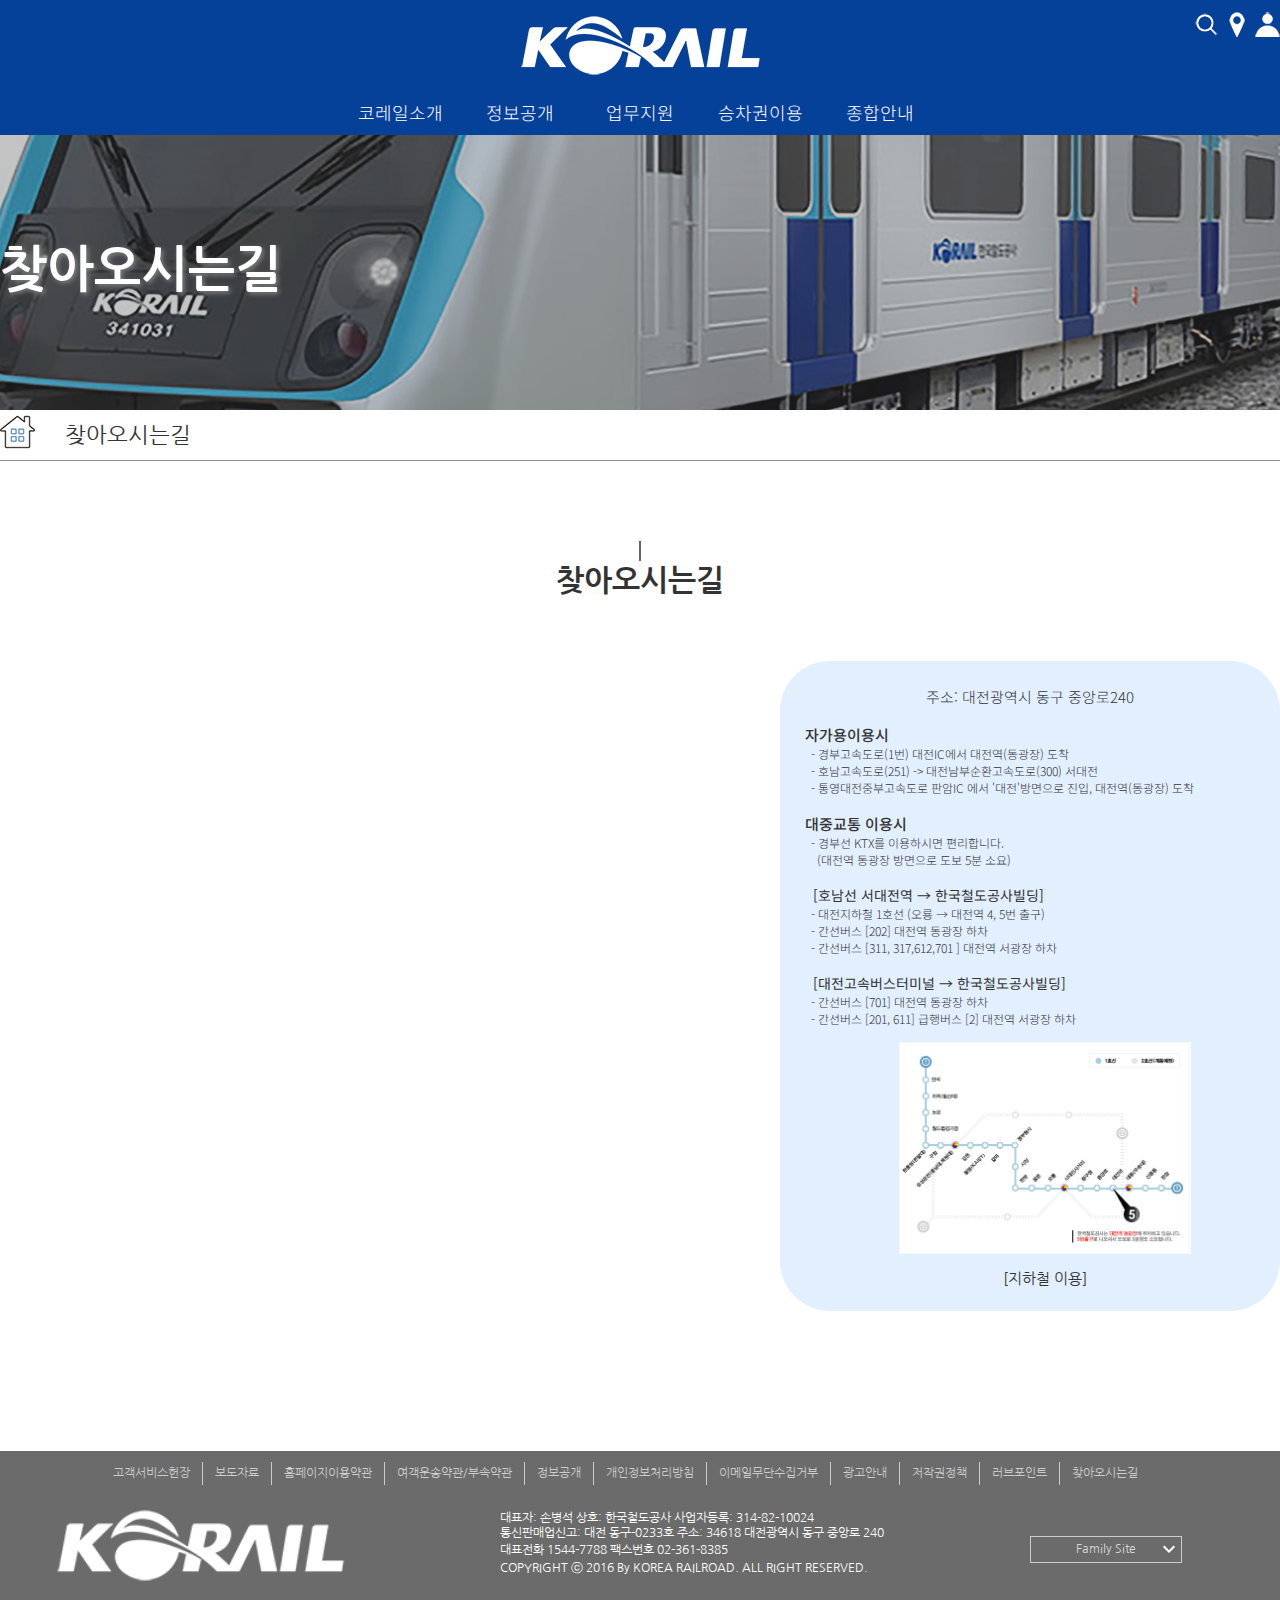
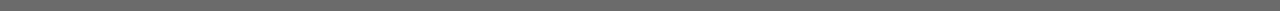
<file: map/map.html>
<!DOCTYPE html>
<html lang="ko">

<head>
    <title>KORAIL</title>
    <meta charset="UTF-8">
    <meta http-equiv="X-UA-Compatible" content="IE=edge">
    <meta name="viewport" content="width=device-width, initial-scale=1.0">
    <!-- 구글 폰트 -->
    <link rel="preconnect" href="https://fonts.gstatic.com">
    <link href="https://fonts.googleapis.com/css2?family=Nanum+Gothic:wght@400;700;800&display=swap" rel="stylesheet">
    <link href="https://fonts.googleapis.com/css2?family=Nanum+Brush+Script&display=swap" rel="stylesheet">
    <link href="https://fonts.googleapis.com/css2?family=Nanum+Brush+Script&family=Noto+Sans+KR:wght@100;300;400;500&display=swap" rel="stylesheet">
    <!-- 개인 css -->
    <link rel="stylesheet" href="../common/css/common.css">
    <link rel="shortcut icon" href="favicon.ico">
    <link rel="stylesheet" href="css/map.css">
    <script src="https://ajax.googleapis.com/ajax/libs/jquery/3.1.1/jquery.min.js"></script>
    <script src="../common/js/jquery-migrate-1.4.1.min.js"></script>
    <script type="text/javascript" src="//dapi.kakao.com/v2/maps/sdk.js?appkey=27eda60d1bef8f47097d0ce6635dcee3"></script>
    <!-- 개인 js -->
    <script src="../common/js/common.js"></script>
</head>
<body>
    <div id="wrap">
        <header id="header">
            <div class="header_inner">
                <div class="header_top">
                    <h1 id="logo"><a href="../index.html"><img src="../common/images/header_logo.png" alt="로고 이미지"></img></a>
                    </h1>
                    <div class="header_icon">
                        <span class="search_icon">검색 아이콘</span>
                        <span class="sitemap_icon">사이트맵 아이콘</span>
                        <span class="login_icon">로그인 아이콘</span>
                    </div>
                </div>
                <div class="header_bottom">
                    <nav id="gnb">
                        <ul class="main_gnb">
                            <li><a href="../sub1/sub1_1.html">코레일소개</a>
                                <ul class="sub_gnb">
                                    <li><a href="../sub1/sub1_1.html">공사소개</a></li>
                                    <li><a href="../sub1/sub1_2.html">CEO</a></li>
                                    <li><a href="../sub1/sub1_3.html">경영전략</a></li>
                                    <li><a href="../sub1/sub1_4.html">인재채용</a></li>
                                    <li><a href="../sub1/sub1_5.html">공지사항</a></li>
                                </ul>
                            </li>
                            <li><a href="../sub2/sub2_1.html">정보공개</a>
                                <ul class="sub_gnb">
                                    <li><a href="../sub2/sub2_1.html">정보공개제도</a></li>
                                    <li><a href="../sub2/sub2_2.html">사전정보공표</a></li>
                                    <li><a href="../sub2/sub2_3.html">사업실명제</a></li>
                                    <li><a href="../sub2/sub2_4.html">자료실</a></li>
                                </ul>
                            </li>
                            <li><a href="../sub3/sub3_1.html">업무지원</a>
                                <ul class="sub_gnb">
                                    <li><a href="../sub3/sub3_1.html">사업분야</a></li>
                                    <li><a href="https://win-win.korail.com/">철도상생플랫폼</a></li>
                                </ul>
                            </li>
                            <li><a href="../sub4/sub4_1.html">승차권이용</a>
                                <ul class="sub_gnb">
                                    <li><a href="../sub4/sub4_1.html">기차역/노선도</a></li>
                                    <li><a href="../sub4/sub4_2.html">승차권선택</a></li>
                                    <li><a href="../sub4/sub4_3.html">자유여행</a></li>
                                    <li><a href="../sub4/sub4_4.html">패키지상품</a></li>
                                </ul>
                            </li>
                            <li><a href="../sub5/sub5_1.html">종합안내</a>
                                <ul class="sub_gnb">
                                    <li><a href="../sub5/sub5_1.html">할인 및 운임안내</a></li>
                                    <li><a href="../sub5/sub5_2.html">코레일 멤버십</a></li>
                                    <li><a href="../sub5/sub5_3.html">고객서비스</a></li>
                                </ul>
                            </li>
                        </ul>
                    </nav>
                </div>
            </div>
            <div class="gnb_box"></div>
        </header>
        <section id="container">
            <h2 class="hidden">컨텐츠 영역</h2>
            <div class="ct_inner">
            <article class="sub_top">
                <h3 class="sub_tit">찾아오시는길</h3>
            </article>
            <article class="gnb_road">
                <h3 class="hidden"></h3>
                <a href="../index.html"><img src="images/home_icon.png" alt="홈 이미지"></a>
                <span>찾아오시는길</span>
            </article>
            <article class="ct_top">
                <div class="ct_line"></div>
                <h3 class="ct_tit">찾아오시는길</h3>
                <div id="map"></div>
                <div class="map_txt">
<pre>
<span class="map_t">주소: 대전광역시 동구 중앙로240</span>
<span class="map_t02">자가용이용시</span> 
  - 경부고속도로(1번) 대전IC에서 대전역(동광장) 도착
  - 호남고속도로(251) -> 대전남부순환고속도로(300) 서대전
  - 통영대전중부고속도로 판암IC 에서 '대전'방면으로 진입, 대전역(동광장) 도착

<span class="map_t02">대중교통 이용시</span> 
  - 경부선 KTX를 이용하시면 편리합니다.
    (대전역 동광장 방면으로 도보 5분 소요)
    
<span class="map_t03">  [호남선 서대전역 → 한국철도공사빌딩]</span> 
  - 대전지하철 1호선 (오룡 → 대전역 4, 5번 출구)
  - 간선버스 [202] 대전역 동광장 하차
  - 간선버스 [311, 317,612,701 ] 대전역 서광장 하차

<span class="map_t03">  [대전고속버스터미널 → 한국철도공사빌딩]</span> 
  - 간선버스 [701] 대전역 동광장 하차
  - 간선버스 [201, 611] 급행버스 [2] 대전역 서광장 하차
</pre>
                <figure>
                    <img src="images/subway_map.jpg" alt="지하철이용이미지">
                    <figcaption>[지하철 이용]</figcaption>
                </figure>
                </div>
                <footer id="footer">
                    <div class="footer_inner">
                        <div class="footer_top">
                            <ul>
                                <li><a href="https://info.korail.com/mbs/www/subview.jsp?id=www_050701000000">고객서비스헌장</a></li>
                                <li><a
                                        href="https://info.korail.com/mbs/www/jsp/board/list.jsp?boardId=9863262&id=www_040200000000">보도자료</a>
                                </li>
                                <li><a
                                        href="https://www.letskorail.com/ebizcom/cs/terms/stipulation/EbizcomCsStipulationsw_pol01900.do">홈페이지이용약관</a>
                                </li>
                                <li><a href="https://info.korail.com/mbs/www/subview.jsp?id=www_070100000000">여객운송약관/부속약관</a>
                                </li>
                                <li><a href="https://info.korail.com/mbs/www/subview.jsp?id=www_060101000000">정보공개</a></li>
                                <li><a
                                        href="https://www.letskorail.com/ebizcom/cs/terms/privates/EbizcomCsPrivatesw_pol01600.do">개인정보처리방침</a>
                                </li>
                                <li><a
                                        href="https://www.letskorail.com/ebizcom/cs/terms/email/EbizcomCsEmailw_pol01300.do">이메일무단수집거부</a>
                                </li>
                                <li><a href="https://www.letskorail.com/ebizcom/ad/process.do">광고안내</a></li>
                                <li><a href="https://info.korail.com/mbs/www/subview.jsp?id=www_070400000000">저작권정책</a></li>
                                <li><a
                                        href="https://www.letskorail.com/ebizprd/EbizPrdComKo81111_i1.do?strContrbGrpCd=2007031901&strPgDiv=lvSub">러브포인트</a>
                                </li>
                                <li><a href="../map/map.html">찾아오시는길</a>
                                </li>
                            </ul>
                        </div>
                        <div class="footer_bottom">
                            <div class="footer_bottom_left">
                                <a href="index.html"><img src="../common/images/footer_logo.png" alt="로고이미지"></a>
                            </div>
                            <div class="footer_bottom_center">
                                <address>
                                    <span class="footer_txt_set"> 대표자: 손병석 상호: 한국철도공사 사업자등록: 314-82-10024</span>
                                    <br>통신판매업신고: 대전 동구-0233호 주소: 34618 대전광역시 동구 중앙로 240
                                </address>
                                <p>
                                    대표전화 1544-7788 팩스번호 02-361-8385<br>
                                    COPYRIGHT ⓒ 2016 By KOREA RAILROAD. ALL RIGHT RESERVED.
                                </p>
                            </div>
                            <div class="footer_bottom_right">
                                <div class="select">
                                    <a href="#" class="arrow">Family Site</a>
                                    <ul class="family_site">
                                        <li><a href="http://www.ktxmagazine.com/pages/story/WA/index?entrId=ktx&last=Y"
                                                target="_blank">KTX매거진</a></li>
                                        <li><a href="https://win-win.korail.com/" target="_blank">철도상생플랫폼</a></li>
                                        <li><a href="http://www.korailwebzine.com/pages/story/MP/index?entrId=korail&last=Y"
                                                target="_blank">한국철도사보</a></li>
                                        <li><a href="https://logis.korail.go.kr/index.do" target="_blank">물류정보서비스</a></li>
                                        <li><a href="https://info.korail.com/mbs/www/subview.jsp?id=www_030502000000"
                                                target="_blank">윤리경영</a></li>
                                        <li><a href="https://ebid.korail.com/" target="_blank">전자조달시스템</a></li>
                                        <li><a href="http://railroadmuseum.co.kr/" target="_blank">철도박물관</a></li>
                                    </ul>
                                </div>
                            </div>
                        </div>
                    </div>
                </footer>
        <div class="top_btn">
            <a href="javascript:void(0)"><img src="../common/images/top_btn.png" alt="top버튼"></a>
        </div>
    </div>
    <script>
        var mapContainer = document.getElementById('map'), // 지도를 표시할 div 
   mapOption = { 
         center: new kakao.maps.LatLng(36.33204064057761, 127.43622262683833), // 지도의 중심좌표
         level: 4 // 지도의 확대 레벨
     };
 
 var map = new kakao.maps.Map(mapContainer, mapOption);
 
 var imageSrc = 'images/marker.png', // 마커이미지의 주소입니다    
     imageSize = new kakao.maps.Size(34, 39), // 마커이미지의 크기입니다
     imageOption = {offset: new kakao.maps.Point(27, 69)}; // 마커이미지의 옵션입니다. 마커의 좌표와 일치시킬 이미지 안에서의 좌표를 설정합니다.
 
 // 마커의 이미지정보를 가지고 있는 마커이미지를 생성합니다
 var markerImage = new kakao.maps.MarkerImage(imageSrc, imageSize, imageOption),
     markerPosition = new kakao.maps.LatLng(36.33204064057761, 127.43622262683833); // 마커가 표시될 위치입니다
 
 // 마커를 생성합니다
 var marker = new kakao.maps.Marker({
   position: markerPosition,
   image: markerImage // 마커이미지 설정 
 });
 
 // 마커가 지도 위에 표시되도록 설정합니다
 marker.setMap(map);  
 
 // 커스텀 오버레이에 표출될 내용으로 HTML 문자열이나 document element가 가능합니다
 var content = '<div class="customoverlay">' +
     '  <a href="https://map.kakao.com/link/map/11394059" target="_blank">' +
     '    <span class="title">한국철도공사</span>' +
     '  </a>' +
     '</div>';
 
 // 커스텀 오버레이가 표시될 위치입니다 
 var position = new kakao.maps.LatLng(36.33204064057761, 127.43622262683833);  
 
 // 커스텀 오버레이를 생성합니다
 var customOverlay = new kakao.maps.CustomOverlay({
     map: map,
     position: position,
     content: content,
     yAnchor: 1 
 });
     </script>
</body>

</html>
</file>
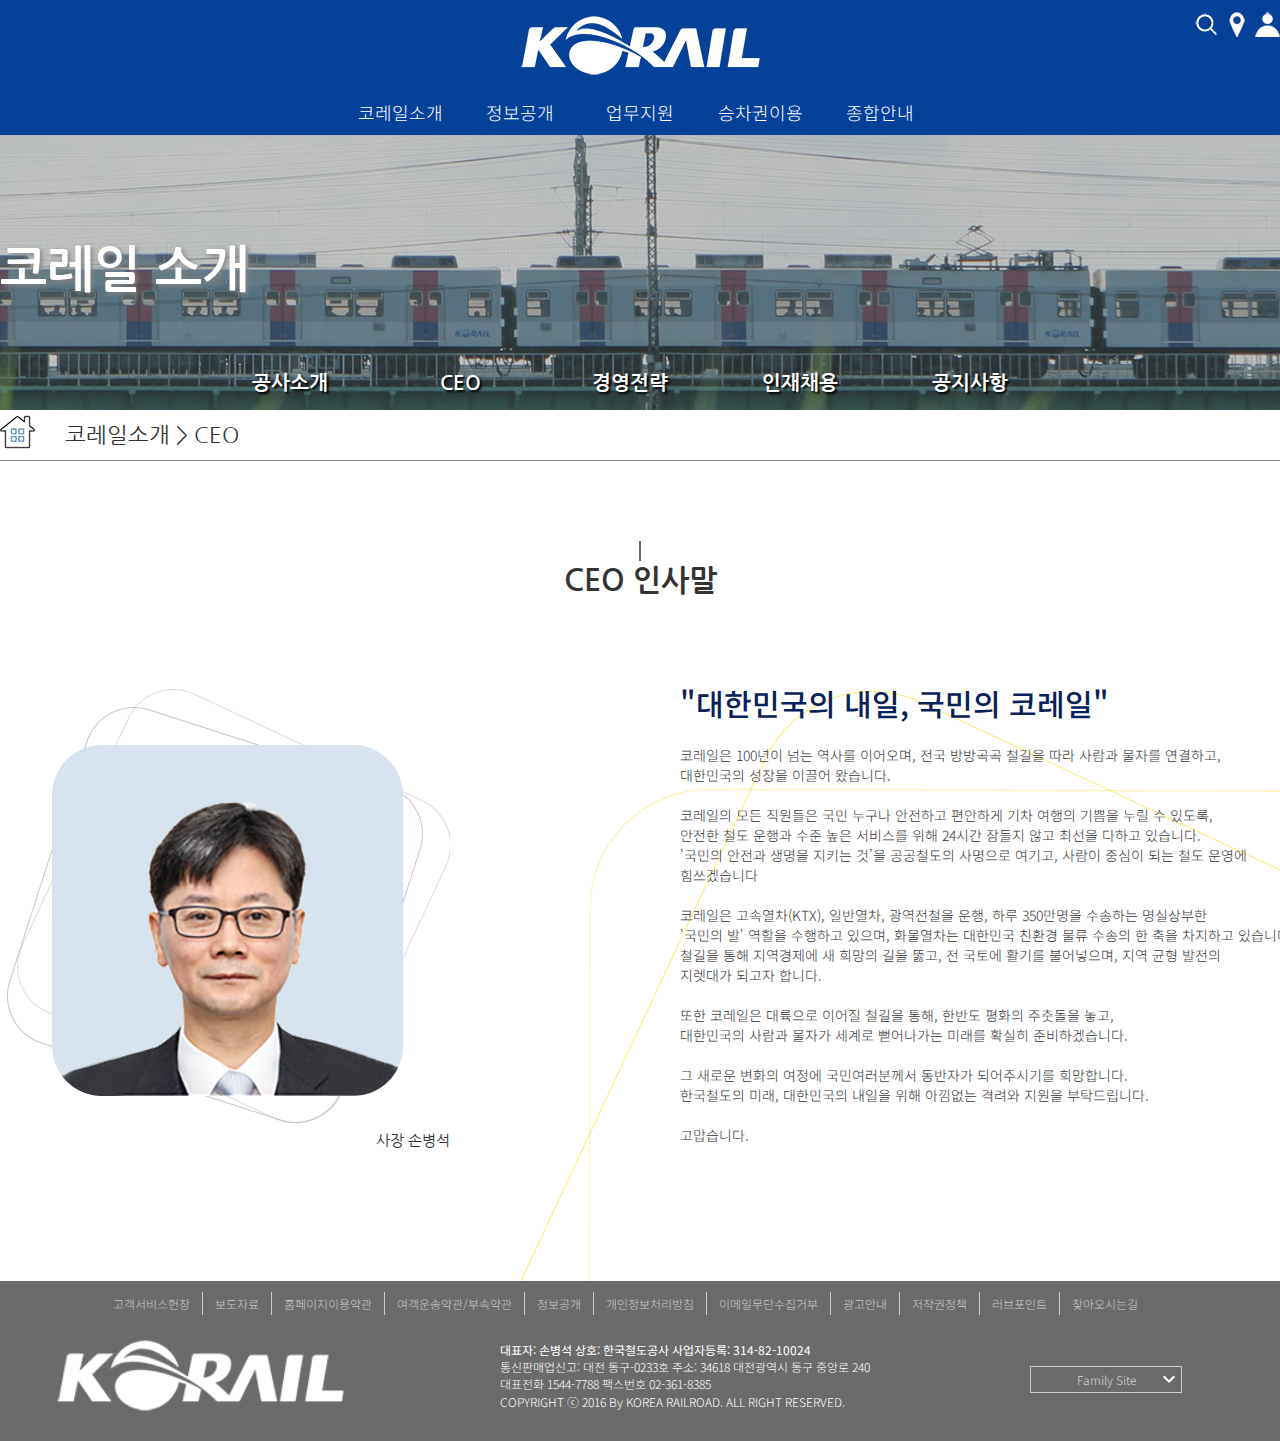
<file: sub1/sub1_2.html>
<!DOCTYPE html>
<html lang="ko">

<head>
    <title>KORAIL</title>
    <meta charset="UTF-8">
    <meta http-equiv="X-UA-Compatible" content="IE=edge">
    <meta name="viewport" content="width=device-width, initial-scale=1.0">
    <!-- 구글 폰트 -->
    <link rel="preconnect" href="https://fonts.gstatic.com">
    <link href="https://fonts.googleapis.com/css2?family=Nanum+Gothic:wght@400;700;800&display=swap" rel="stylesheet">
    <link href="https://fonts.googleapis.com/css2?family=Nanum+Brush+Script&display=swap" rel="stylesheet">
    <link href="https://fonts.googleapis.com/css2?family=Nanum+Brush+Script&family=Noto+Sans+KR:wght@100;300;400;500&display=swap" rel="stylesheet">
    <!-- 개인 css -->
    <link rel="stylesheet" href="../common/css/common.css">
    <link rel="shortcut icon" href="favicon.ico">
    <link rel="stylesheet" href="css/sub1_2.css">
    <script src="https://ajax.googleapis.com/ajax/libs/jquery/3.1.1/jquery.min.js"></script>
    <script src="../common/js/jquery-migrate-1.4.1.min.js"></script>
    <!-- 개인 js -->
    <script src="../common/js/common.js"></script>
</head>

<body>
    <div id="wrap">
        <header id="header">
            <div class="header_inner">
                <div class="header_top">
                    <h1 id="logo"><a href="../index.html"><img src="../common/images/header_logo.png" alt="로고 이미지"></img></a>
                    </h1>
                    <div class="header_icon">
                        <span class="search_icon">검색 아이콘</span>
                        <span class="sitemap_icon">사이트맵 아이콘</span>
                        <span class="login_icon">로그인 아이콘</span>
                    </div>
                </div>
                <div class="header_bottom">
                    <nav id="gnb">
                        <ul class="main_gnb">
                            <li><a href="../sub1/sub1_1.html">코레일소개</a>
                                <ul class="sub_gnb">
                                    <li><a href="../sub1/sub1_1.html">공사소개</a></li>
                                    <li><a href="../sub1/sub1_2.html">CEO</a></li>
                                    <li><a href="../sub1/sub1_3.html">경영전략</a></li>
                                    <li><a href="../sub1/sub1_4.html">인재채용</a></li>
                                    <li><a href="../sub1/sub1_5.html">공지사항</a></li>
                                </ul>
                            </li>
                            <li><a href="../sub2/sub2_1.html">정보공개</a>
                                <ul class="sub_gnb">
                                    <li><a href="../sub2/sub2_1.html">정보공개제도</a></li>
                                    <li><a href="../sub2/sub2_2.html">사전정보공표</a></li>
                                    <li><a href="https://gksqlcch.cafe24.com/g5/bbs/board.php?bo_table=company_g5">사업실명제</a></li>
                                    <li><a href="../sub2/sub2_4.html">자료실</a></li>
                                </ul>
                            </li>
                            <li><a href="../sub3/sub3_1.html">업무지원</a>
                                <ul class="sub_gnb">
                                    <li><a href="../sub3/sub3_1.html">사업분야</a></li>
                                    <li><a href="https://win-win.korail.com/">철도상생플랫폼</a></li>
                                </ul>
                            </li>
                            <li><a href="#">승차권이용</a>
                                <ul class="sub_gnb">
                                    <li><a href="#">기차역/노선도</a></li>
                                    <li><a href="#">승차권선택</a></li>
                                    <li><a href="#">자유여행</a></li>
                                    <li><a href="#">패키지상품</a></li>
                                </ul>
                            </li>
                            <li><a href="#">종합안내</a>
                                <ul class="sub_gnb">
                                    <li><a href="#">할인 및 운임안내</a></li>
                                    <li><a href="#">코레일 멤버십</a></li>
                                    <li><a href="#">고객서비스</a></li>
                                </ul>
                            </li>
                        </ul>
                    </nav>
                </div>
            </div>
            <div class="gnb_box"></div>
        </header>

        <section id="container">
            <h2 class="hidden">컨텐츠 영역</h2>
            <div class="ct_inner">
            <article class="sub_top">
                <h3 class="sub_tit">코레일 소개</h3>
                <ul class="depth02">
                    <li><a href="sub1_1.html">공사소개</a></li>
                    <li><a href="sub1_2.html">CEO</a></li>
                    <li><a href="sub1_3.html">경영전략</a></li>
                    <li><a href="sub1_4.html">인재채용</a></li>
                    <li><a href="sub1_5.html">공지사항</a></li>
                </ul>
            </article>
            <article class="gnb_road">
                <h3 class="hidden"></h3>
                <a href="../index.html"><img src="images/home_icon.png" alt="홈 이미지"></a>
                <span>코레일소개 > CEO</span>
            </article>
            <article class="ct_top">
                <div class="ct_line"></div>
                <h3 class="ct_tit">CEO 인사말</h3>
            </article>
            <article class="ceo_wrap">
                <h3 class="hidden">CEO컨텐츠영역</h3>
                <span><img src="images/ceo_img.png" alt="CEO이미지">사장 손병석</span>
                <div class="ceo_txt">
<pre>
<span>"대한민국의 내일, 국민의 코레일"</span>

코레일은 100년이 넘는 역사를 이어오며, 전국 방방곡곡 철길을 따라 사람과 물자를 연결하고,
대한민국의 성장을 이끌어 왔습니다.

코레일의 모든 직원들은 국민 누구나 안전하고 편안하게 기차 여행의 기쁨을 누릴 수 있도록,
안전한 철도 운행과 수준 높은 서비스를 위해 24시간 잠들지 않고 최선을 다하고 있습니다.
'국민의 안전과 생명을 지키는 것’을 공공철도의 사명으로 여기고, 사람이 중심이 되는 철도 운영에
힘쓰겠습니다

코레일은 고속열차(KTX), 일반열차, 광역전철을 운행, 하루 350만명을 수송하는 명실상부한
'국민의 발' 역할을 수행하고 있으며, 화물열차는 대한민국 친환경 물류 수송의 한 축을 차지하고 있습니다.
철길을 통해 지역경제에 새 희망의 길을 뚫고, 전 국토에 활기를 불어넣으며, 지역 균형 발전의
지렛대가 되고자 합니다.

또한 코레일은 대륙으로 이어질 철길을 통해, 한반도 평화의 주춧돌을 놓고,
대한민국의 사람과 물자가 세계로 뻗어나가는 미래를 확실히 준비하겠습니다.

그 새로운 변화의 여정에 국민여러분께서 동반자가 되어주시기를 희망합니다.
한국철도의 미래, 대한민국의 내일을 위해 아낌없는 격려와 지원을 부탁드립니다.

고맙습니다.
</pre>
                </div>

            </article>
            </div>
        </section>


        <footer id="footer">
            <div class="footer_inner">
                <div class="footer_top">
                    <ul>
                        <li><a href="https://info.korail.com/mbs/www/subview.jsp?id=www_050701000000">고객서비스헌장</a></li>
                        <li><a
                                href="https://info.korail.com/mbs/www/jsp/board/list.jsp?boardId=9863262&id=www_040200000000">보도자료</a>
                        </li>
                        <li><a
                                href="https://www.letskorail.com/ebizcom/cs/terms/stipulation/EbizcomCsStipulationsw_pol01900.do">홈페이지이용약관</a>
                        </li>
                        <li><a href="https://info.korail.com/mbs/www/subview.jsp?id=www_070100000000">여객운송약관/부속약관</a>
                        </li>
                        <li><a href="https://info.korail.com/mbs/www/subview.jsp?id=www_060101000000">정보공개</a></li>
                        <li><a
                                href="https://www.letskorail.com/ebizcom/cs/terms/privates/EbizcomCsPrivatesw_pol01600.do">개인정보처리방침</a>
                        </li>
                        <li><a
                                href="https://www.letskorail.com/ebizcom/cs/terms/email/EbizcomCsEmailw_pol01300.do">이메일무단수집거부</a>
                        </li>
                        <li><a href="https://www.letskorail.com/ebizcom/ad/process.do">광고안내</a></li>
                        <li><a href="https://info.korail.com/mbs/www/subview.jsp?id=www_070400000000">저작권정책</a></li>
                        <li><a
                                href="https://www.letskorail.com/ebizprd/EbizPrdComKo81111_i1.do?strContrbGrpCd=2007031901&strPgDiv=lvSub">러브포인트</a>
                        </li>
                        <li><a href="../map/map.html">찾아오시는길</a>
                        </li>
                    </ul>
                </div>
                <div class="footer_bottom">
                    <div class="footer_bottom_left">
                        <a href="index.html"><img src="../common/images/footer_logo.png" alt="로고이미지"></a>
                    </div>
                    <div class="footer_bottom_center">
                        <address>
                            <span class="footer_txt_set"> 대표자: 손병석 상호: 한국철도공사 사업자등록: 314-82-10024</span>
                            <br>통신판매업신고: 대전 동구-0233호 주소: 34618 대전광역시 동구 중앙로 240
                        </address>
                        <p>
                            대표전화 1544-7788 팩스번호 02-361-8385<br>
                            COPYRIGHT ⓒ 2016 By KOREA RAILROAD. ALL RIGHT RESERVED.
                        </p>
                    </div>
                    <div class="footer_bottom_right">
                        <div class="select">
                            <a href="#" class="arrow">Family Site</a>
                            <ul class="family_site">
                                <li><a href="http://www.ktxmagazine.com/pages/story/WA/index?entrId=ktx&last=Y"
                                        target="_blank">KTX매거진</a></li>
                                <li><a href="https://win-win.korail.com/" target="_blank">철도상생플랫폼</a></li>
                                <li><a href="http://www.korailwebzine.com/pages/story/MP/index?entrId=korail&last=Y"
                                        target="_blank">한국철도사보</a></li>
                                <li><a href="https://logis.korail.go.kr/index.do" target="_blank">물류정보서비스</a></li>
                                <li><a href="https://info.korail.com/mbs/www/subview.jsp?id=www_030502000000"
                                        target="_blank">윤리경영</a></li>
                                <li><a href="https://ebid.korail.com/" target="_blank">전자조달시스템</a></li>
                                <li><a href="http://railroadmuseum.co.kr/" target="_blank">철도박물관</a></li>
                            </ul>
                        </div>
                    </div>
                </div>
            </div>
        </footer>
        <div class="top_btn">
            <a href="javascript:void(0)"><img src="../common/images/top_btn.png" alt="top버튼"></a>
        </div>
    </div>
    <script>
        AOS.init();
    </script>
</body>

</html>
</file>
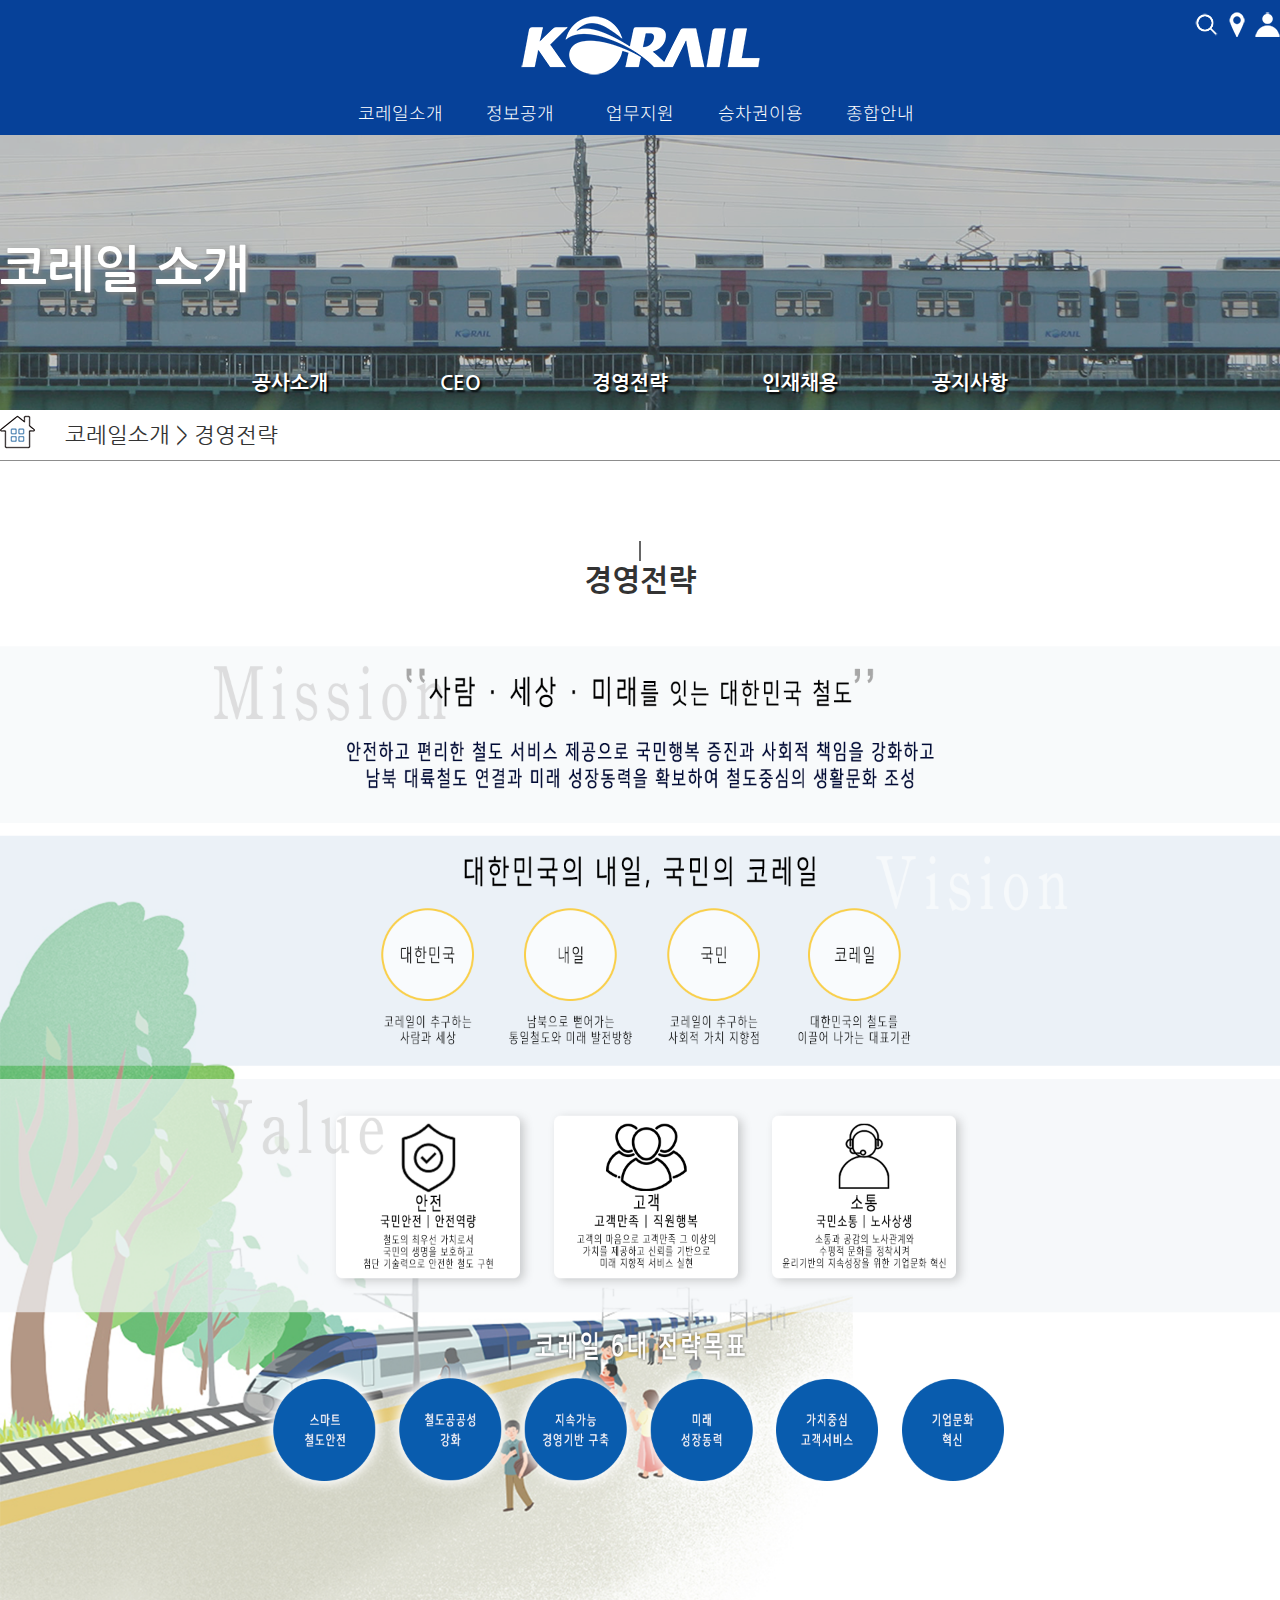
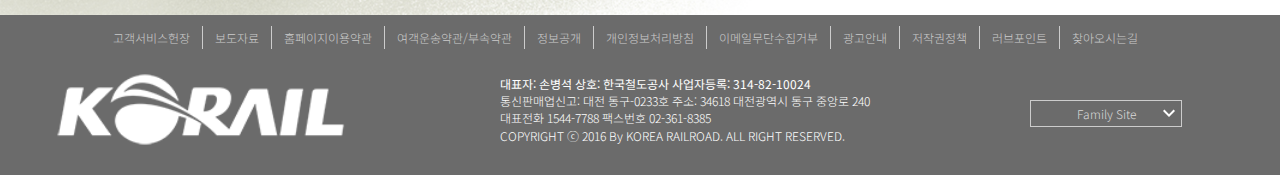
<file: sub1/sub1_3.html>
<!DOCTYPE html>
<html lang="ko">

<head>
    <title>KORAIL</title>
    <meta charset="UTF-8">
    <meta http-equiv="X-UA-Compatible" content="IE=edge">
    <meta name="viewport" content="width=device-width, initial-scale=1.0">
    <!-- 구글 폰트 -->
    <link rel="preconnect" href="https://fonts.gstatic.com">
    <link href="https://fonts.googleapis.com/css2?family=Nanum+Gothic:wght@400;700;800&display=swap" rel="stylesheet">
    <link href="https://fonts.googleapis.com/css2?family=Nanum+Brush+Script&display=swap" rel="stylesheet">
    <link href="https://fonts.googleapis.com/css2?family=Nanum+Brush+Script&family=Noto+Sans+KR:wght@100;300;400;500&display=swap" rel="stylesheet">
    <!-- 개인 css -->
    <link rel="stylesheet" href="../common/css/common.css">
    <link rel="shortcut icon" href="favicon.ico">
    <link rel="stylesheet" href="css/sub1_3.css">
    <script src="https://ajax.googleapis.com/ajax/libs/jquery/3.1.1/jquery.min.js"></script>
    <script src="../common/js/jquery-migrate-1.4.1.min.js"></script>
    <!-- 개인 js -->
    <script src="../common/js/common.js"></script>
</head>

<body>
    <div id="wrap">
        <header id="header">
            <div class="header_inner">
                <div class="header_top">
                    <h1 id="logo"><a href="../index.html"><img src="../common/images/header_logo.png" alt="로고 이미지"></img></a>
                    </h1>
                    <div class="header_icon">
                        <span class="search_icon">검색 아이콘</span>
                        <span class="sitemap_icon">사이트맵 아이콘</span>
                        <span class="login_icon">로그인 아이콘</span>
                    </div>
                </div>
                <div class="header_bottom">
                    <nav id="gnb">
                        <ul class="main_gnb">
                            <li><a href="../sub1/sub1_1.html">코레일소개</a>
                                <ul class="sub_gnb">
                                    <li><a href="../sub1/sub1_1.html">공사소개</a></li>
                                    <li><a href="../sub1/sub1_2.html">CEO</a></li>
                                    <li><a href="../sub1/sub1_3.html">경영전략</a></li>
                                    <li><a href="../sub1/sub1_4.html">인재채용</a></li>
                                    <li><a href="../sub1/sub1_5.html">공지사항</a></li>
                                </ul>
                            </li>
                            <li><a href="../sub2/sub2_1.html">정보공개</a>
                                <ul class="sub_gnb">
                                    <li><a href="../sub2/sub2_1.html">정보공개제도</a></li>
                                    <li><a href="../sub2/sub2_2.html">사전정보공표</a></li>
                                    <li><a href="https://gksqlcch.cafe24.com/g5/bbs/board.php?bo_table=company_g5">사업실명제</a></li>
                                    <li><a href="../sub2/sub2_4.html">자료실</a></li>
                                </ul>
                            </li>
                            <li><a href="../sub3/sub3_1.html">업무지원</a>
                                <ul class="sub_gnb">
                                    <li><a href="../sub3/sub3_1.html">사업분야</a></li>
                                    <li><a href="https://win-win.korail.com/">철도상생플랫폼</a></li>
                                </ul>
                            </li>
                            <li><a href="#">승차권이용</a>
                                <ul class="sub_gnb">
                                    <li><a href="#">기차역/노선도</a></li>
                                    <li><a href="#">승차권선택</a></li>
                                    <li><a href="#">자유여행</a></li>
                                    <li><a href="#">패키지상품</a></li>
                                </ul>
                            </li>
                            <li><a href="#">종합안내</a>
                                <ul class="sub_gnb">
                                    <li><a href="#">할인 및 운임안내</a></li>
                                    <li><a href="#">코레일 멤버십</a></li>
                                    <li><a href="#">고객서비스</a></li>
                                </ul>
                            </li>
                        </ul>
                    </nav>
                </div>
            </div>
            <div class="gnb_box"></div>
        </header>

        <section id="container">
            <h2 class="hidden">컨텐츠 영역</h2>
            <div class="ct_inner">
            <article class="sub_top">
                <h3 class="sub_tit">코레일 소개</h3>
                <ul class="depth02">
                    <li><a href="sub1_1.html">공사소개</a></li>
                    <li><a href="sub1_2.html">CEO</a></li>
                    <li><a href="sub1_3.html">경영전략</a></li>
                    <li><a href="sub1_4.html">인재채용</a></li>
                    <li><a href="sub1_5.html">공지사항</a></li>
                </ul>
            </article>
            <article class="gnb_road">
                <h3 class="hidden"></h3>
                <a href="../index.html"><img src="images/home_icon.png" alt="홈 이미지"></a>
                <span>코레일소개 > 경영전략</span>
            </article>
            <article class="ct_top">
                <div class="ct_line"></div>
                <h3 class="ct_tit">경영전략</h3>
                <img src="images/sub1_3.png" alt="경영전략 페이지">
            </article>
            
            </div>
        </section>


        <footer id="footer">
            <div class="footer_inner">
                <div class="footer_top">
                    <ul>
                        <li><a href="https://info.korail.com/mbs/www/subview.jsp?id=www_050701000000">고객서비스헌장</a></li>
                        <li><a
                                href="https://info.korail.com/mbs/www/jsp/board/list.jsp?boardId=9863262&id=www_040200000000">보도자료</a>
                        </li>
                        <li><a
                                href="https://www.letskorail.com/ebizcom/cs/terms/stipulation/EbizcomCsStipulationsw_pol01900.do">홈페이지이용약관</a>
                        </li>
                        <li><a href="https://info.korail.com/mbs/www/subview.jsp?id=www_070100000000">여객운송약관/부속약관</a>
                        </li>
                        <li><a href="https://info.korail.com/mbs/www/subview.jsp?id=www_060101000000">정보공개</a></li>
                        <li><a
                                href="https://www.letskorail.com/ebizcom/cs/terms/privates/EbizcomCsPrivatesw_pol01600.do">개인정보처리방침</a>
                        </li>
                        <li><a
                                href="https://www.letskorail.com/ebizcom/cs/terms/email/EbizcomCsEmailw_pol01300.do">이메일무단수집거부</a>
                        </li>
                        <li><a href="https://www.letskorail.com/ebizcom/ad/process.do">광고안내</a></li>
                        <li><a href="https://info.korail.com/mbs/www/subview.jsp?id=www_070400000000">저작권정책</a></li>
                        <li><a
                                href="https://www.letskorail.com/ebizprd/EbizPrdComKo81111_i1.do?strContrbGrpCd=2007031901&strPgDiv=lvSub">러브포인트</a>
                        </li>
                        <li><a href="../map/map.html">찾아오시는길</a>
                        </li>
                    </ul>
                </div>
                <div class="footer_bottom">
                    <div class="footer_bottom_left">
                        <a href="index.html"><img src="../common/images/footer_logo.png" alt="로고이미지"></a>
                    </div>
                    <div class="footer_bottom_center">
                        <address>
                            <span class="footer_txt_set"> 대표자: 손병석 상호: 한국철도공사 사업자등록: 314-82-10024</span>
                            <br>통신판매업신고: 대전 동구-0233호 주소: 34618 대전광역시 동구 중앙로 240
                        </address>
                        <p>
                            대표전화 1544-7788 팩스번호 02-361-8385<br>
                            COPYRIGHT ⓒ 2016 By KOREA RAILROAD. ALL RIGHT RESERVED.
                        </p>
                    </div>
                    <div class="footer_bottom_right">
                        <div class="select">
                            <a href="#" class="arrow">Family Site</a>
                            <ul class="family_site">
                                <li><a href="http://www.ktxmagazine.com/pages/story/WA/index?entrId=ktx&last=Y"
                                        target="_blank">KTX매거진</a></li>
                                <li><a href="https://win-win.korail.com/" target="_blank">철도상생플랫폼</a></li>
                                <li><a href="http://www.korailwebzine.com/pages/story/MP/index?entrId=korail&last=Y"
                                        target="_blank">한국철도사보</a></li>
                                <li><a href="https://logis.korail.go.kr/index.do" target="_blank">물류정보서비스</a></li>
                                <li><a href="https://info.korail.com/mbs/www/subview.jsp?id=www_030502000000"
                                        target="_blank">윤리경영</a></li>
                                <li><a href="https://ebid.korail.com/" target="_blank">전자조달시스템</a></li>
                                <li><a href="http://railroadmuseum.co.kr/" target="_blank">철도박물관</a></li>
                            </ul>
                        </div>
                    </div>
                </div>
            </div>
        </footer>
        <div class="top_btn">
            <a href="javascript:void(0)"><img src="../common/images/top_btn.png" alt="top버튼"></a>
        </div>
    </div>
    <script>
        AOS.init();
    </script>
</body>

</html>
</file>
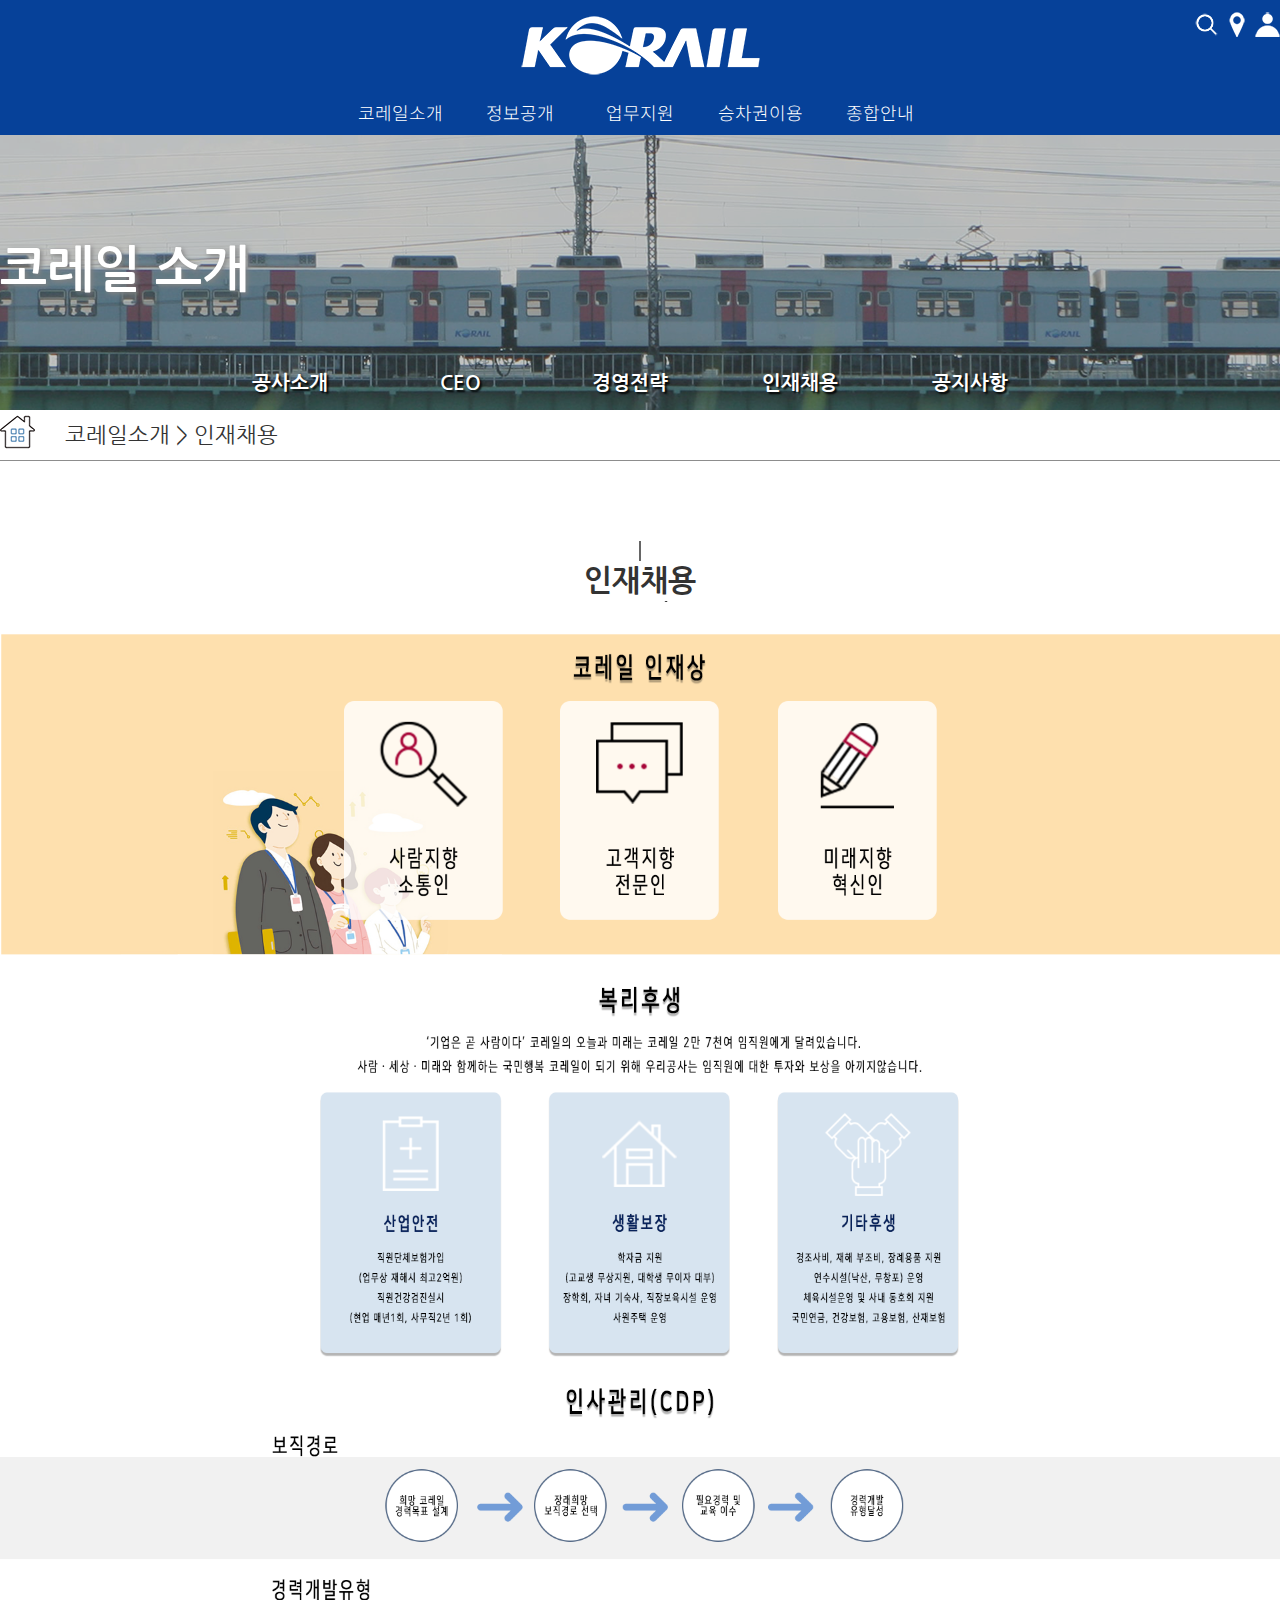
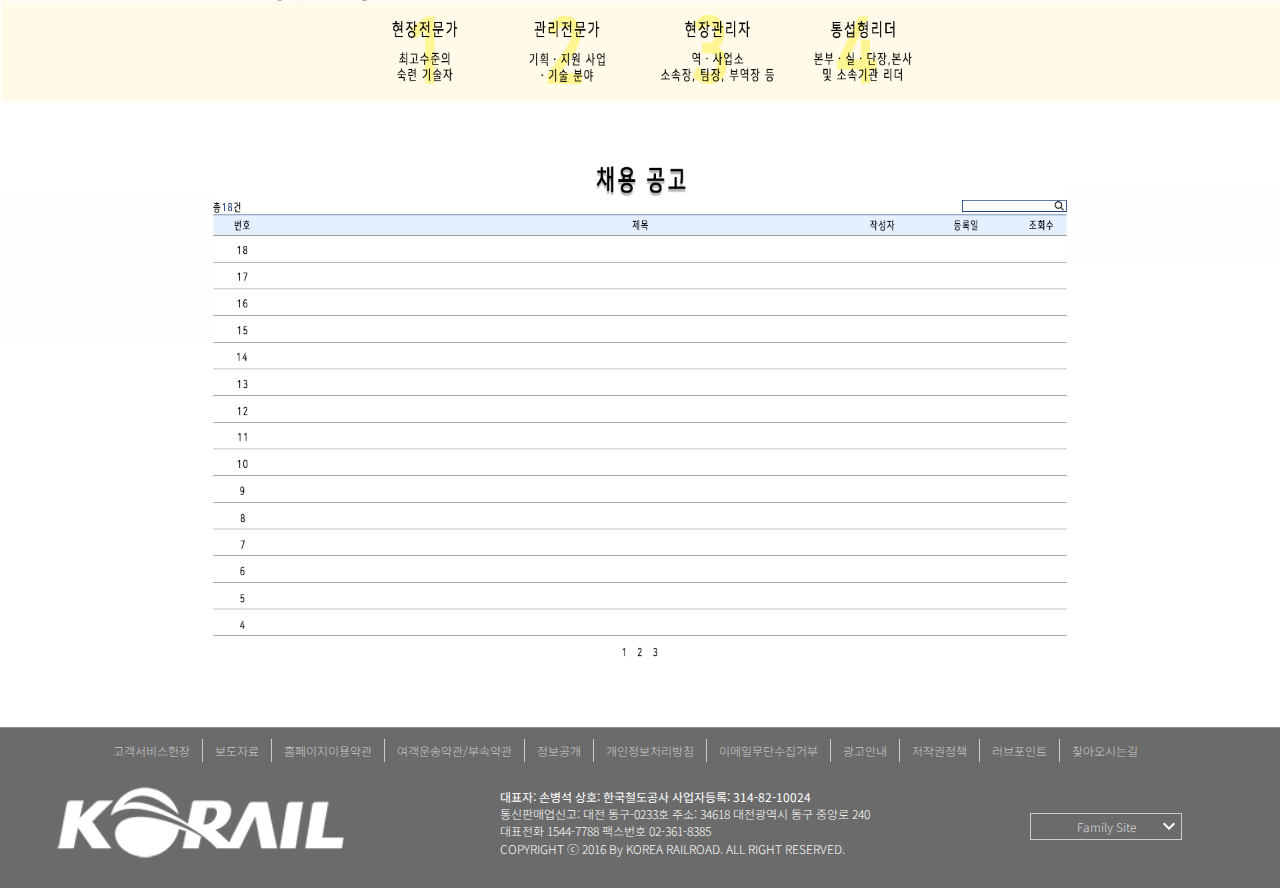
<file: sub1/sub1_4.html>
<!DOCTYPE html>
<html lang="ko">

<head>
    <title>KORAIL</title>
    <meta charset="UTF-8">
    <meta http-equiv="X-UA-Compatible" content="IE=edge">
    <meta name="viewport" content="width=device-width, initial-scale=1.0">
    <!-- 구글 폰트 -->
    <link rel="preconnect" href="https://fonts.gstatic.com">
    <link href="https://fonts.googleapis.com/css2?family=Nanum+Gothic:wght@400;700;800&display=swap" rel="stylesheet">
    <link href="https://fonts.googleapis.com/css2?family=Nanum+Brush+Script&display=swap" rel="stylesheet">
    <link href="https://fonts.googleapis.com/css2?family=Nanum+Brush+Script&family=Noto+Sans+KR:wght@100;300;400;500&display=swap" rel="stylesheet">
    <!-- 개인 css -->
    <link rel="stylesheet" href="../common/css/common.css">
    <link rel="shortcut icon" href="favicon.ico">
    <link rel="stylesheet" href="css/sub1_4.css">
    <script src="https://ajax.googleapis.com/ajax/libs/jquery/3.1.1/jquery.min.js"></script>
    <script src="../common/js/jquery-migrate-1.4.1.min.js"></script>
    <!-- 개인 js -->
    <script src="../common/js/common.js"></script>
</head>

<body>
    <div id="wrap">
        <header id="header">
            <div class="header_inner">
                <div class="header_top">
                    <h1 id="logo"><a href="../index.html"><img src="../common/images/header_logo.png" alt="로고 이미지"></img></a>
                    </h1>
                    <div class="header_icon">
                        <span class="search_icon">검색 아이콘</span>
                        <span class="sitemap_icon">사이트맵 아이콘</span>
                        <span class="login_icon">로그인 아이콘</span>
                    </div>
                </div>
                <div class="header_bottom">
                    <nav id="gnb">
                        <ul class="main_gnb">
                            <li><a href="../sub1/sub1_1.html">코레일소개</a>
                                <ul class="sub_gnb">
                                    <li><a href="../sub1/sub1_1.html">공사소개</a></li>
                                    <li><a href="../sub1/sub1_2.html">CEO</a></li>
                                    <li><a href="../sub1/sub1_3.html">경영전략</a></li>
                                    <li><a href="../sub1/sub1_4.html">인재채용</a></li>
                                    <li><a href="../sub1/sub1_5.html">공지사항</a></li>
                                </ul>
                            </li>
                            <li><a href="../sub2/sub2_1.html">정보공개</a>
                                <ul class="sub_gnb">
                                    <li><a href="../sub2/sub2_1.html">정보공개제도</a></li>
                                    <li><a href="../sub2/sub2_2.html">사전정보공표</a></li>
                                    <li><a href="https://gksqlcch.cafe24.com/g5/bbs/board.php?bo_table=company_g5">사업실명제</a></li>
                                    <li><a href="../sub2/sub2_4.html">자료실</a></li>
                                </ul>
                            </li>
                            <li><a href="../sub3/sub3_1.html">업무지원</a>
                                <ul class="sub_gnb">
                                    <li><a href="../sub3/sub3_1.html">사업분야</a></li>
                                    <li><a href="https://win-win.korail.com/">철도상생플랫폼</a></li>
                                </ul>
                            </li>
                            <li><a href="#">승차권이용</a>
                                <ul class="sub_gnb">
                                    <li><a href="#">기차역/노선도</a></li>
                                    <li><a href="#">승차권선택</a></li>
                                    <li><a href="#">자유여행</a></li>
                                    <li><a href="#">패키지상품</a></li>
                                </ul>
                            </li>
                            <li><a href="#">종합안내</a>
                                <ul class="sub_gnb">
                                    <li><a href="#">할인 및 운임안내</a></li>
                                    <li><a href="#">코레일 멤버십</a></li>
                                    <li><a href="#">고객서비스</a></li>
                                </ul>
                            </li>
                        </ul>
                    </nav>
                </div>
            </div>
            <div class="gnb_box"></div>
        </header>

        <section id="container">
            <h2 class="hidden">컨텐츠 영역</h2>
            <div class="ct_inner">
            <article class="sub_top">
                <h3 class="sub_tit">코레일 소개</h3>
                <ul class="depth02">
                    <li><a href="sub1_1.html">공사소개</a></li>
                    <li><a href="sub1_2.html">CEO</a></li>
                    <li><a href="sub1_3.html">경영전략</a></li>
                    <li><a href="sub1_4.html">인재채용</a></li>
                    <li><a href="sub1_5.html">공지사항</a></li>
                </ul>
            </article>
            <article class="gnb_road">
                <h3 class="hidden"></h3>
                <a href="../index.html"><img src="images/home_icon.png" alt="홈 이미지"></a>
                <span>코레일소개 > 인재채용</span>
            </article>
            <article class="ct_top">
                <div class="ct_line"></div>
                <h3 class="ct_tit">인재채용</h3>
                <img src="images/sub1_4.png" alt="인재채용 페이지">
            </article>
            </div>
        </section>


        <footer id="footer">
            <div class="footer_inner">
                <div class="footer_top">
                    <ul>
                        <li><a href="https://info.korail.com/mbs/www/subview.jsp?id=www_050701000000">고객서비스헌장</a></li>
                        <li><a
                                href="https://info.korail.com/mbs/www/jsp/board/list.jsp?boardId=9863262&id=www_040200000000">보도자료</a>
                        </li>
                        <li><a
                                href="https://www.letskorail.com/ebizcom/cs/terms/stipulation/EbizcomCsStipulationsw_pol01900.do">홈페이지이용약관</a>
                        </li>
                        <li><a href="https://info.korail.com/mbs/www/subview.jsp?id=www_070100000000">여객운송약관/부속약관</a>
                        </li>
                        <li><a href="https://info.korail.com/mbs/www/subview.jsp?id=www_060101000000">정보공개</a></li>
                        <li><a
                                href="https://www.letskorail.com/ebizcom/cs/terms/privates/EbizcomCsPrivatesw_pol01600.do">개인정보처리방침</a>
                        </li>
                        <li><a
                                href="https://www.letskorail.com/ebizcom/cs/terms/email/EbizcomCsEmailw_pol01300.do">이메일무단수집거부</a>
                        </li>
                        <li><a href="https://www.letskorail.com/ebizcom/ad/process.do">광고안내</a></li>
                        <li><a href="https://info.korail.com/mbs/www/subview.jsp?id=www_070400000000">저작권정책</a></li>
                        <li><a
                                href="https://www.letskorail.com/ebizprd/EbizPrdComKo81111_i1.do?strContrbGrpCd=2007031901&strPgDiv=lvSub">러브포인트</a>
                        </li>
                        <li><a href="../map/map.html">찾아오시는길</a>
                        </li>
                    </ul>
                </div>
                <div class="footer_bottom">
                    <div class="footer_bottom_left">
                        <a href="index.html"><img src="../common/images/footer_logo.png" alt="로고이미지"></a>
                    </div>
                    <div class="footer_bottom_center">
                        <address>
                            <span class="footer_txt_set"> 대표자: 손병석 상호: 한국철도공사 사업자등록: 314-82-10024</span>
                            <br>통신판매업신고: 대전 동구-0233호 주소: 34618 대전광역시 동구 중앙로 240
                        </address>
                        <p>
                            대표전화 1544-7788 팩스번호 02-361-8385<br>
                            COPYRIGHT ⓒ 2016 By KOREA RAILROAD. ALL RIGHT RESERVED.
                        </p>
                    </div>
                    <div class="footer_bottom_right">
                        <div class="select">
                            <a href="#" class="arrow">Family Site</a>
                            <ul class="family_site">
                                <li><a href="http://www.ktxmagazine.com/pages/story/WA/index?entrId=ktx&last=Y"
                                        target="_blank">KTX매거진</a></li>
                                <li><a href="https://win-win.korail.com/" target="_blank">철도상생플랫폼</a></li>
                                <li><a href="http://www.korailwebzine.com/pages/story/MP/index?entrId=korail&last=Y"
                                        target="_blank">한국철도사보</a></li>
                                <li><a href="https://logis.korail.go.kr/index.do" target="_blank">물류정보서비스</a></li>
                                <li><a href="https://info.korail.com/mbs/www/subview.jsp?id=www_030502000000"
                                        target="_blank">윤리경영</a></li>
                                <li><a href="https://ebid.korail.com/" target="_blank">전자조달시스템</a></li>
                                <li><a href="http://railroadmuseum.co.kr/" target="_blank">철도박물관</a></li>
                            </ul>
                        </div>
                    </div>
                </div>
            </div>
        </footer>
        <div class="top_btn">
            <a href="javascript:void(0)"><img src="../common/images/top_btn.png" alt="top버튼"></a>
        </div>
    </div>
    <script>
        AOS.init();
    </script>
</body>

</html>
</file>
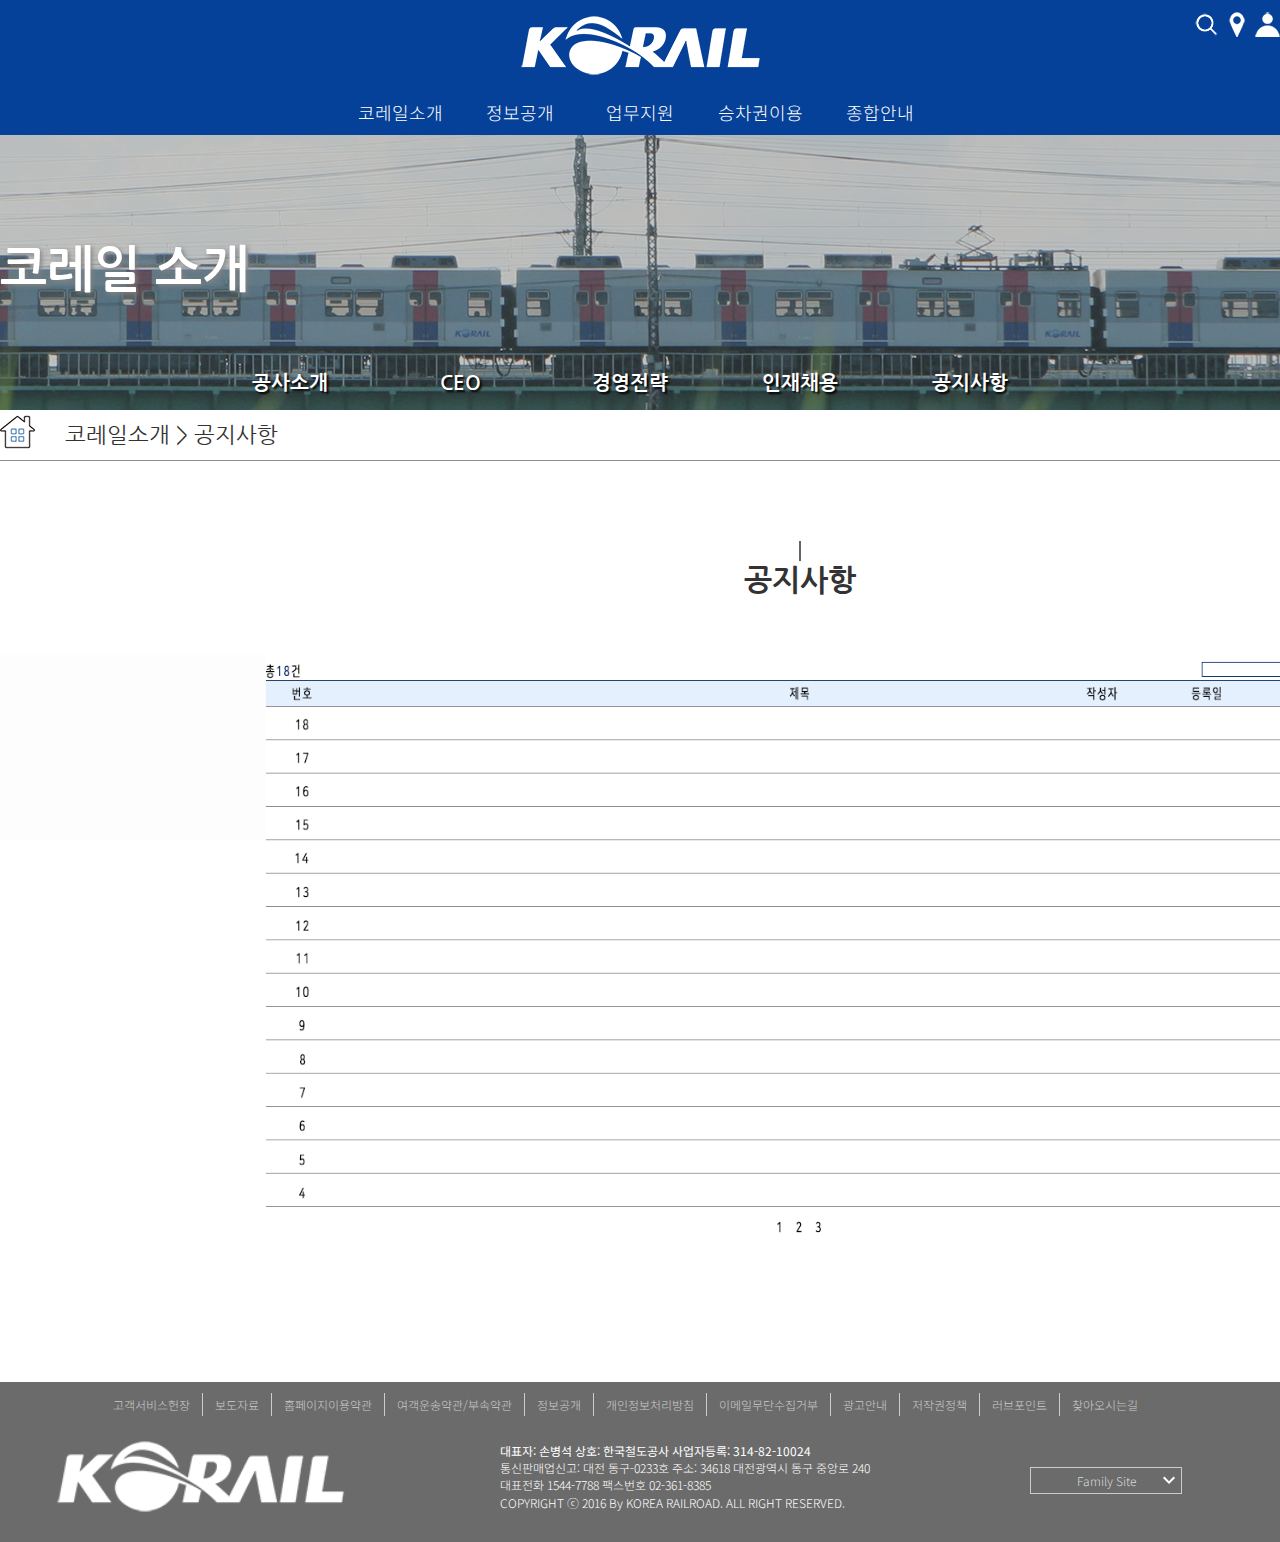
<file: sub1/sub1_5.html>
<!DOCTYPE html>
<html lang="ko">

<head>
    <title>KORAIL</title>
    <meta charset="UTF-8">
    <meta http-equiv="X-UA-Compatible" content="IE=edge">
    <meta name="viewport" content="width=device-width, initial-scale=1.0">
    <!-- 구글 폰트 -->
    <link rel="preconnect" href="https://fonts.gstatic.com">
    <link href="https://fonts.googleapis.com/css2?family=Nanum+Gothic:wght@400;700;800&display=swap" rel="stylesheet">
    <link href="https://fonts.googleapis.com/css2?family=Nanum+Brush+Script&display=swap" rel="stylesheet">
    <link href="https://fonts.googleapis.com/css2?family=Nanum+Brush+Script&family=Noto+Sans+KR:wght@100;300;400;500&display=swap" rel="stylesheet">
    <!-- 개인 css -->
    <link rel="stylesheet" href="../common/css/common.css">
    <link rel="shortcut icon" href="favicon.ico">
    <link rel="stylesheet" href="css/sub1_5.css">
    <script src="https://ajax.googleapis.com/ajax/libs/jquery/3.1.1/jquery.min.js"></script>
    <script src="../common/js/jquery-migrate-1.4.1.min.js"></script>
    <!-- 개인 js -->
    <script src="../common/js/common.js"></script>
</head>

<body>
    <div id="wrap">
        <header id="header">
            <div class="header_inner">
                <div class="header_top">
                    <h1 id="logo"><a href="../index.html"><img src="../common/images/header_logo.png" alt="로고 이미지"></img></a>
                    </h1>
                    <div class="header_icon">
                        <span class="search_icon">검색 아이콘</span>
                        <span class="sitemap_icon">사이트맵 아이콘</span>
                        <span class="login_icon">로그인 아이콘</span>
                    </div>
                </div>
                <div class="header_bottom">
                    <nav id="gnb">
                        <ul class="main_gnb">
                            <li><a href="../sub1/sub1_1.html">코레일소개</a>
                                <ul class="sub_gnb">
                                    <li><a href="../sub1/sub1_1.html">공사소개</a></li>
                                    <li><a href="../sub1/sub1_2.html">CEO</a></li>
                                    <li><a href="../sub1/sub1_3.html">경영전략</a></li>
                                    <li><a href="../sub1/sub1_4.html">인재채용</a></li>
                                    <li><a href="../sub1/sub1_5.html">공지사항</a></li>
                                </ul>
                            </li>
                            <li><a href="../sub2/sub2_1.html">정보공개</a>
                                <ul class="sub_gnb">
                                    <li><a href="../sub2/sub2_1.html">정보공개제도</a></li>
                                    <li><a href="../sub2/sub2_2.html">사전정보공표</a></li>
                                    <li><a href="https://gksqlcch.cafe24.com/g5/bbs/board.php?bo_table=company_g5">사업실명제</a></li>
                                    <li><a href="../sub2/sub2_4.html">자료실</a></li>
                                </ul>
                            </li>
                            <li><a href="../sub3/sub3_1.html">업무지원</a>
                                <ul class="sub_gnb">
                                    <li><a href="../sub3/sub3_1.html">사업분야</a></li>
                                    <li><a href="https://win-win.korail.com/">철도상생플랫폼</a></li>
                                </ul>
                            </li>
                            <li><a href="#">승차권이용</a>
                                <ul class="sub_gnb">
                                    <li><a href="#">기차역/노선도</a></li>
                                    <li><a href="#">승차권선택</a></li>
                                    <li><a href="#">자유여행</a></li>
                                    <li><a href="#">패키지상품</a></li>
                                </ul>
                            </li>
                            <li><a href="#">종합안내</a>
                                <ul class="sub_gnb">
                                    <li><a href="#">할인 및 운임안내</a></li>
                                    <li><a href="#">코레일 멤버십</a></li>
                                    <li><a href="#">고객서비스</a></li>
                                </ul>
                            </li>
                        </ul>
                    </nav>
                </div>
            </div>
            <div class="gnb_box"></div>
        </header>

        <section id="container">
            <h2 class="hidden">컨텐츠 영역</h2>
            <div class="ct_inner">
            <article class="sub_top">
                <h3 class="sub_tit">코레일 소개</h3>
                <ul class="depth02">
                    <li><a href="sub1_1.html">공사소개</a></li>
                    <li><a href="sub1_2.html">CEO</a></li>
                    <li><a href="sub1_3.html">경영전략</a></li>
                    <li><a href="sub1_4.html">인재채용</a></li>
                    <li><a href="sub1_5.html">공지사항</a></li>
                </ul>
            </article>
            <article class="gnb_road">
                <h3 class="hidden"></h3>
                <a href="../index.html"><img src="images/home_icon.png" alt="홈 이미지"></a>
                <span>코레일소개 > 공지사항</span>
            </article>
            <article class="ct_top">
                <div class="ct_line"></div>
                <h3 class="ct_tit">공지사항</h3>
                <img src="images/sub1_5.png" alt="공지사항 페이지">
            </article>
            </div>
        </section>


        <footer id="footer">
            <div class="footer_inner">
                <div class="footer_top">
                    <ul>
                        <li><a href="https://info.korail.com/mbs/www/subview.jsp?id=www_050701000000">고객서비스헌장</a></li>
                        <li><a
                                href="https://info.korail.com/mbs/www/jsp/board/list.jsp?boardId=9863262&id=www_040200000000">보도자료</a>
                        </li>
                        <li><a
                                href="https://www.letskorail.com/ebizcom/cs/terms/stipulation/EbizcomCsStipulationsw_pol01900.do">홈페이지이용약관</a>
                        </li>
                        <li><a href="https://info.korail.com/mbs/www/subview.jsp?id=www_070100000000">여객운송약관/부속약관</a>
                        </li>
                        <li><a href="https://info.korail.com/mbs/www/subview.jsp?id=www_060101000000">정보공개</a></li>
                        <li><a
                                href="https://www.letskorail.com/ebizcom/cs/terms/privates/EbizcomCsPrivatesw_pol01600.do">개인정보처리방침</a>
                        </li>
                        <li><a
                                href="https://www.letskorail.com/ebizcom/cs/terms/email/EbizcomCsEmailw_pol01300.do">이메일무단수집거부</a>
                        </li>
                        <li><a href="https://www.letskorail.com/ebizcom/ad/process.do">광고안내</a></li>
                        <li><a href="https://info.korail.com/mbs/www/subview.jsp?id=www_070400000000">저작권정책</a></li>
                        <li><a
                                href="https://www.letskorail.com/ebizprd/EbizPrdComKo81111_i1.do?strContrbGrpCd=2007031901&strPgDiv=lvSub">러브포인트</a>
                        </li>
                        <li><a href="../map/map.html">찾아오시는길</a>
                        </li>
                    </ul>
                </div>
                <div class="footer_bottom">
                    <div class="footer_bottom_left">
                        <a href="index.html"><img src="../common/images/footer_logo.png" alt="로고이미지"></a>
                    </div>
                    <div class="footer_bottom_center">
                        <address>
                            <span class="footer_txt_set"> 대표자: 손병석 상호: 한국철도공사 사업자등록: 314-82-10024</span>
                            <br>통신판매업신고: 대전 동구-0233호 주소: 34618 대전광역시 동구 중앙로 240
                        </address>
                        <p>
                            대표전화 1544-7788 팩스번호 02-361-8385<br>
                            COPYRIGHT ⓒ 2016 By KOREA RAILROAD. ALL RIGHT RESERVED.
                        </p>
                    </div>
                    <div class="footer_bottom_right">
                        <div class="select">
                            <a href="#" class="arrow">Family Site</a>
                            <ul class="family_site">
                                <li><a href="http://www.ktxmagazine.com/pages/story/WA/index?entrId=ktx&last=Y"
                                        target="_blank">KTX매거진</a></li>
                                <li><a href="https://win-win.korail.com/" target="_blank">철도상생플랫폼</a></li>
                                <li><a href="http://www.korailwebzine.com/pages/story/MP/index?entrId=korail&last=Y"
                                        target="_blank">한국철도사보</a></li>
                                <li><a href="https://logis.korail.go.kr/index.do" target="_blank">물류정보서비스</a></li>
                                <li><a href="https://info.korail.com/mbs/www/subview.jsp?id=www_030502000000"
                                        target="_blank">윤리경영</a></li>
                                <li><a href="https://ebid.korail.com/" target="_blank">전자조달시스템</a></li>
                                <li><a href="http://railroadmuseum.co.kr/" target="_blank">철도박물관</a></li>
                            </ul>
                        </div>
                    </div>
                </div>
            </div>
        </footer>
        <div class="top_btn">
            <a href="javascript:void(0)"><img src="../common/images/top_btn.png" alt="top버튼"></a>
        </div>
    </div>
    <script>
        AOS.init();
    </script>
</body>

</html>
</file>
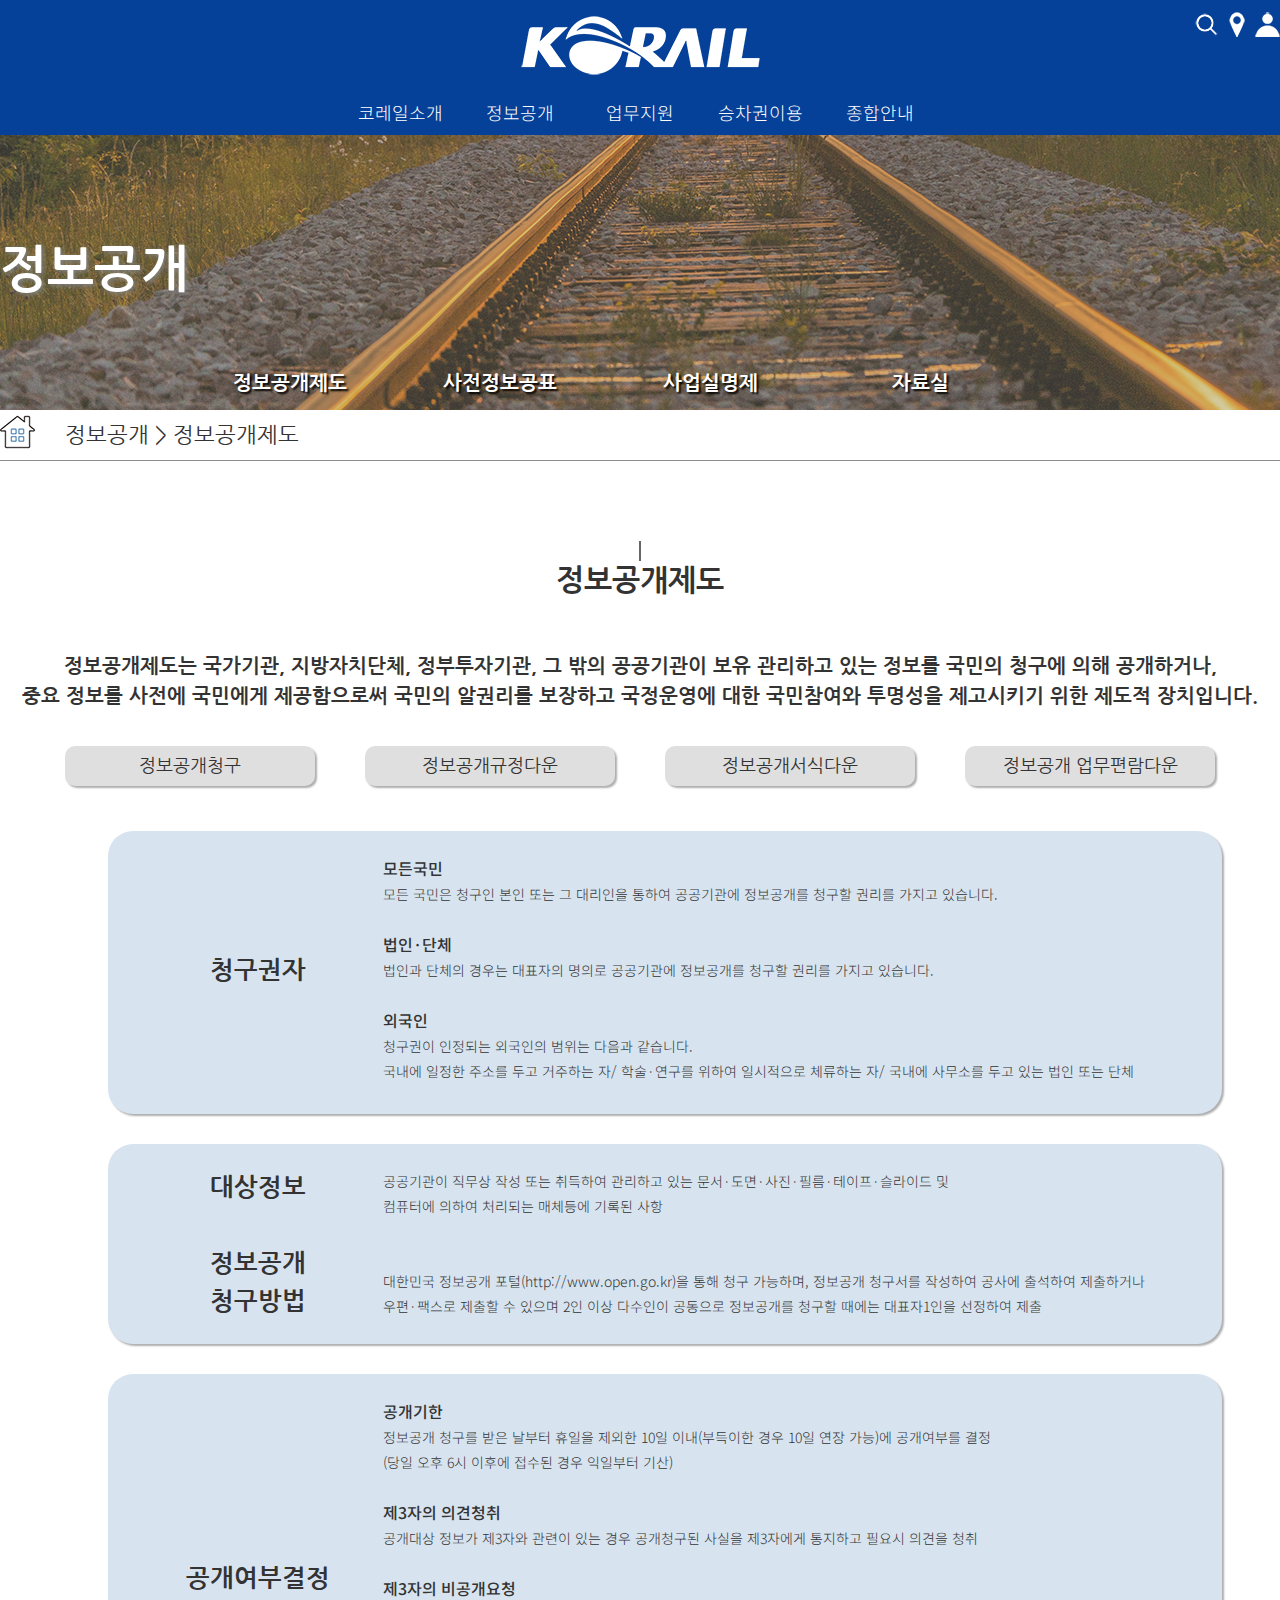
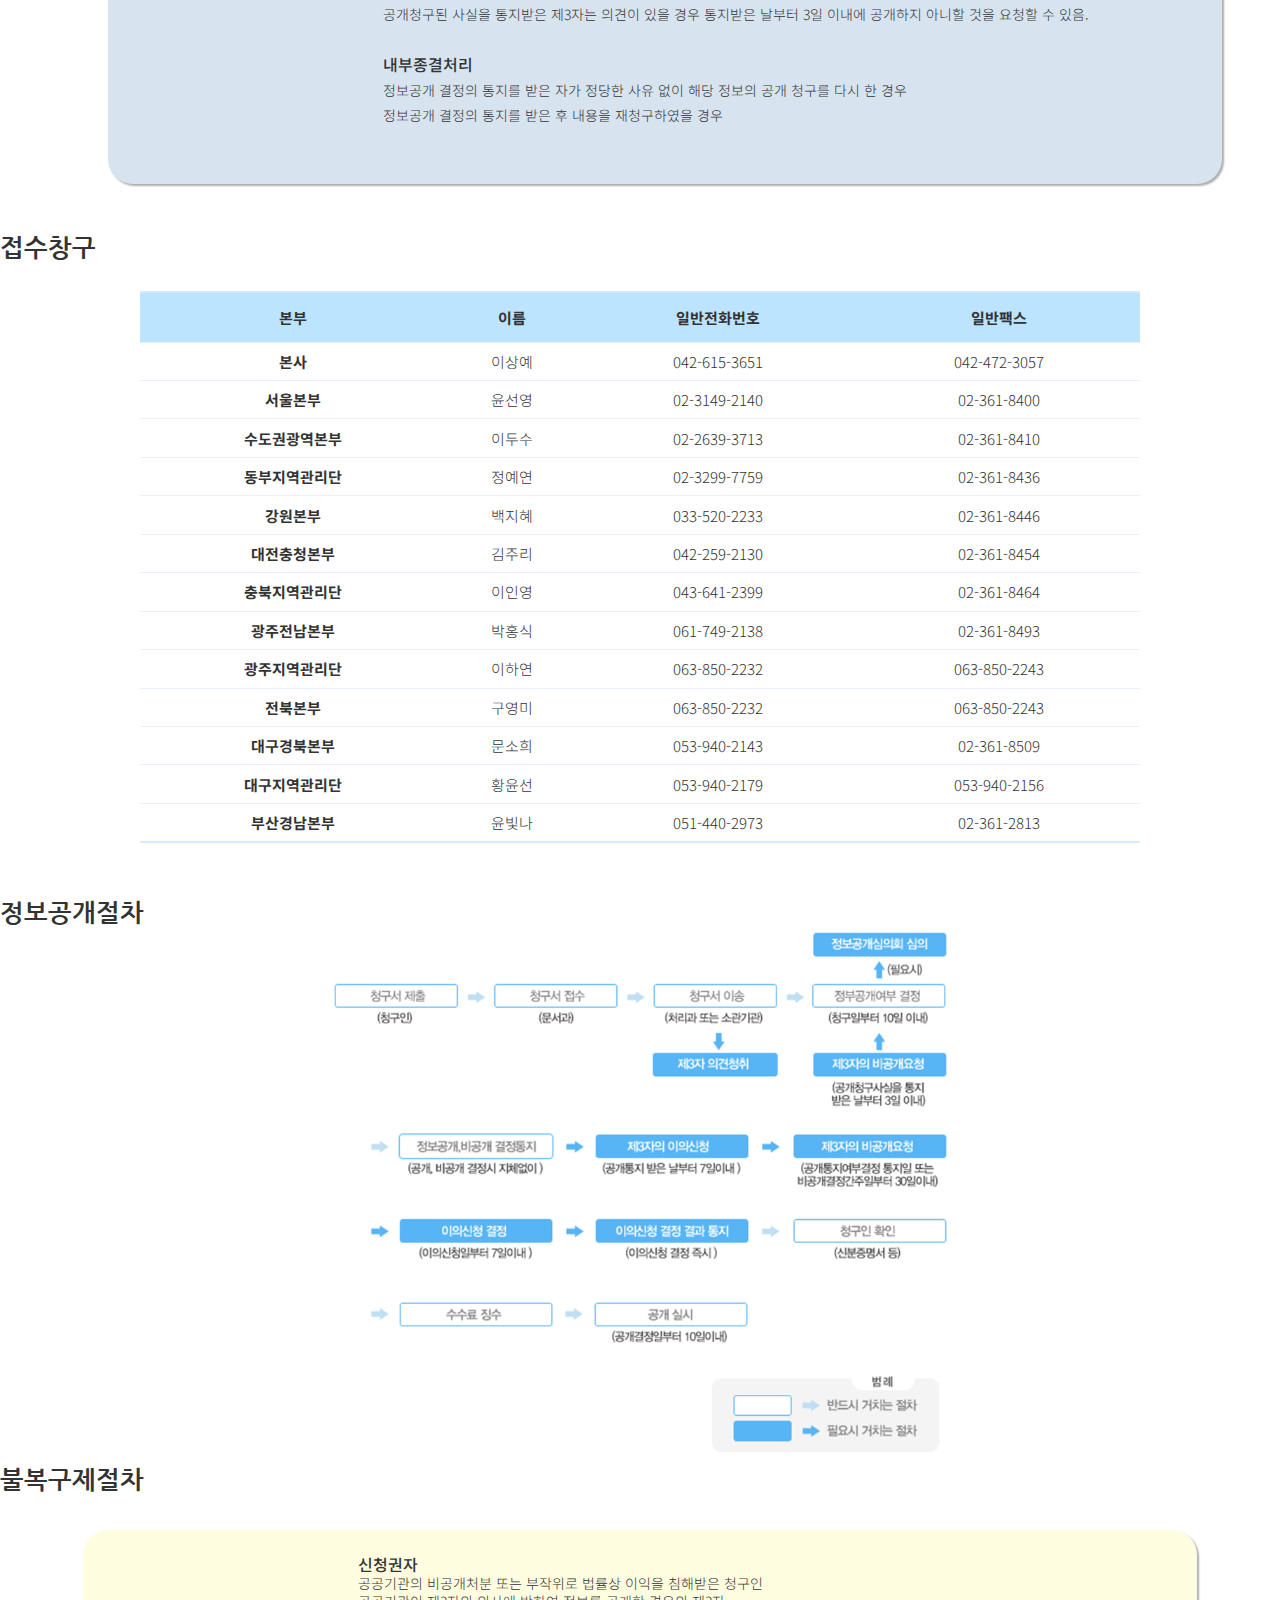
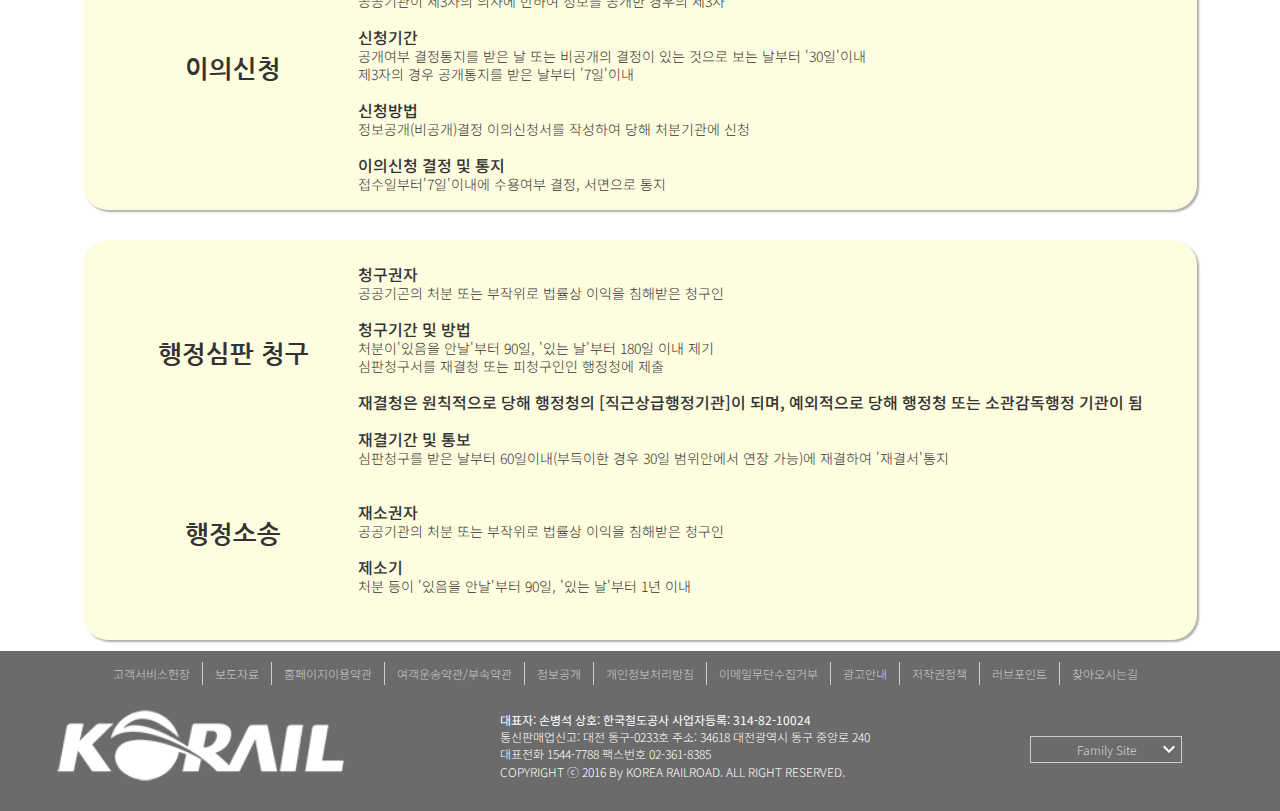
<file: sub2/sub2_1.html>
<!DOCTYPE html>
<html lang="ko">

<head>
    <title>KORAIL</title>
    <meta charset="UTF-8">
    <meta http-equiv="X-UA-Compatible" content="IE=edge">
    <meta name="viewport" content="width=device-width, initial-scale=1.0">
    <!-- 구글 폰트 -->
    <link rel="preconnect" href="https://fonts.gstatic.com">
    <link href="https://fonts.googleapis.com/css2?family=Nanum+Gothic:wght@400;700;800&display=swap" rel="stylesheet">
    <link href="https://fonts.googleapis.com/css2?family=Nanum+Brush+Script&display=swap" rel="stylesheet">
    <link href="https://fonts.googleapis.com/css2?family=Nanum+Brush+Script&family=Noto+Sans+KR:wght@100;300;400;500&display=swap" rel="stylesheet">
    <!-- 개인 css -->
    <link rel="stylesheet" href="../common/css/common.css">
    <link rel="shortcut icon" href="favicon.ico">
    <link rel="stylesheet" href="css/sub2_1.css">
    <script src="https://ajax.googleapis.com/ajax/libs/jquery/3.1.1/jquery.min.js"></script>
    <script src="../common/js/jquery-migrate-1.4.1.min.js"></script>
    <!-- 개인 js -->
    <script src="../common/js/common.js"></script>
</head>

<body>
    <div id="wrap">
        <header id="header">
            <div class="header_inner">
                <div class="header_top">
                    <h1 id="logo"><a href="../index.html"><img src="../common/images/header_logo.png" alt="로고 이미지"></img></a>
                    </h1>
                    <div class="header_icon">
                        <span class="search_icon">검색 아이콘</span>
                        <span class="sitemap_icon">사이트맵 아이콘</span>
                        <span class="login_icon">로그인 아이콘</span>
                    </div>
                </div>
                <div class="header_bottom">
                    <nav id="gnb">
                        <ul class="main_gnb">
                            <li><a href="../sub1/sub1_1.html">코레일소개</a>
                                <ul class="sub_gnb">
                                    <li><a href="../sub1/sub1_1.html">공사소개</a></li>
                                    <li><a href="../sub1/sub1_2.html">CEO</a></li>
                                    <li><a href="../sub1/sub1_3.html">경영전략</a></li>
                                    <li><a href="../sub1/sub1_4.html">인재채용</a></li>
                                    <li><a href="../sub1/sub1_5.html">공지사항</a></li>
                                </ul>
                            </li>
                            <li><a href="../sub2/sub2_1.html">정보공개</a>
                                <ul class="sub_gnb">
                                    <li><a href="../sub2/sub2_1.html">정보공개제도</a></li>
                                    <li><a href="../sub2/sub2_2.html">사전정보공표</a></li>
                                    <li><a href="https://gksqlcch.cafe24.com/g5/bbs/board.php?bo_table=company_g5">사업실명제</a></li>
                                    <li><a href="../sub2/sub2_4.html">자료실</a></li>
                                </ul>
                            </li>
                            <li><a href="../sub3/sub3_1.html">업무지원</a>
                                <ul class="sub_gnb">
                                    <li><a href="../sub3/sub3_1.html">사업분야</a></li>
                                    <li><a href="https://win-win.korail.com/">철도상생플랫폼</a></li>
                                </ul>
                            </li>
                            <li><a href="#">승차권이용</a>
                                <ul class="sub_gnb">
                                    <li><a href="#">기차역/노선도</a></li>
                                    <li><a href="#">승차권선택</a></li>
                                    <li><a href="#">자유여행</a></li>
                                    <li><a href="#">패키지상품</a></li>
                                </ul>
                            </li>
                            <li><a href="#">종합안내</a>
                                <ul class="sub_gnb">
                                    <li><a href="#">할인 및 운임안내</a></li>
                                    <li><a href="#">코레일 멤버십</a></li>
                                    <li><a href="#">고객서비스</a></li>
                                </ul>
                            </li>
                        </ul>
                    </nav>
                </div>
            </div>
            <div class="gnb_box"></div>
        </header>

        <section id="container">
            <h2 class="hidden">컨텐츠 영역</h2>
            <div class="ct_inner">
            <article class="sub_top">
                <h3 class="sub_tit">정보공개</h3>
                <ul class="depth02">
                    <li><a href="sub2_1.html">정보공개제도</a></li>
                    <li><a href="sub2_2.html">사전정보공표</a></li>
                    <li><a href="sub2_3.html">사업실명제</a></li>
                    <li><a href="sub2_4.html">자료실</a></li>
                </ul>
            </article>
            <article class="gnb_road">
                <h3 class="hidden"></h3>
                <a href="../index.html"><img src="images/home_icon.png" alt="홈 이미지"></a>
                <span>정보공개 > 정보공개제도</span>
            </article>
            <article class="ct_top">
                <div class="ct_line"></div>
                <h3 class="ct_tit">정보공개제도</h3>
                <p>정보공개제도는 국가기관, 지방자치단체, 정부투자기관, 그 밖의 공공기관이 보유 관리하고 있는 정보를 국민의 청구에 의해 공개하거나, <br>
                    중요 정보를 사전에 국민에게 제공함으로써 국민의 알권리를 보장하고 국정운영에 대한 국민참여와 투명성을 제고시키기 위한 제도적 장치입니다.</p>
            </article>
            <article class="ct_btn">
                <h3 class="hidden">정보공개제도파일영역</h3>
                <ul>
                    <li><a href="https://www.open.go.kr/com/main/mainView.do">정보공개청구</a></li>
                    <li><a href="download/info_law_2020.pdf" download="info_law_2020">정보공개규정다운</a></li>
                    <li><a href="download/no161227.zip" download="info_office">정보공개서식다운</a></li>
                    <li><a href="download/no201608.hwp" download="info_file">정보공개 업무편람다운</a></li>
                </ul>
            </article>
            <article class="ct_box">
                <h3 class="hidden">컨텐츠내용영역</h3>
                <div class="txt_box1">
                    <p>청구권자</p>
<pre>
<span>모든국민</span>
모든 국민은 청구인 본인 또는 그 대리인을 통하여 공공기관에 정보공개를 청구할 권리를 가지고 있습니다.

<span>법인·단체</span>
법인과 단체의 경우는 대표자의 명의로 공공기관에 정보공개를 청구할 권리를 가지고 있습니다.

<span>외국인</span>
청구권이 인정되는 외국인의 범위는 다음과 같습니다.
국내에 일정한 주소를 두고 거주하는 자/ 학술·연구를 위하여 일시적으로 체류하는 자/ 국내에 사무소를 두고 있는 법인 또는 단체

</pre>
                </div>
                <div class="txt_box2">
                      <p>대상정보 <br><br> 정보공개<br>청구방법</p>
<pre>
공공기관이 직무상 작성 또는 취득하여 관리하고 있는 문서·도면·사진·필름·테이프·슬라이드 및
컴퓨터에 의하여 처리되는 매체등에 기록된 사항


대한민국 정보공개 포털<a href="http://www.open.go.kr">(http://www.open.go.kr)</a>을 통해 청구 가능하며, 정보공개 청구서를 작성하여 공사에 출석하여 제출하거나
우편·팩스로 제출할 수 있으며 2인 이상 다수인이 공동으로 정보공개를 청구할 때에는 대표자1인을 선정하여 제출
</pre>
                </div>
                <div class="txt_box3">
                      <p>공개여부결정</p>
<pre>
<span>공개기한</span>
정보공개 청구를 받은 날부터 휴일을 제외한 10일 이내(부득이한 경우 10일 연장 가능)에 공개여부를 결정
(당일 오후 6시 이후에 접수된 경우 익일부터 기산)

<span>제3자의 의견청취</span>
공개대상 정보가 제3자와 관련이 있는 경우 공개청구된 사실을 제3자에게 통지하고 필요시 의견을 청취

<span>제3자의 비공개요청</span>
공개청구된 사실을 통지받은 제3자는 의견이 있을 경우 통지받은 날부터 3일 이내에 공개하지 아니할 것을 요청할 수 있음.

<span>내부종결처리</span>
정보공개 결정의 통지를 받은 자가 정당한 사유 없이 해당 정보의 공개 청구를 다시 한 경우
정보공개 결정의 통지를 받은 후 내용을 재청구하였을 경우

</pre>
                </div>
            </article>
            <article class="ct_table">
                <h3 class="content_tit">접수창구</h3>
                <table>
                    <thead>
                        <tr>
                            <th>본부</th>
                            <th>이름</th>
                            <th>일반전화번호</th>
                            <th>일반팩스</th>
                        </tr>
                    </thead>
                    <tbody>
                        <tr>
                            <th>본사</th>
                            <td>이상예</td>
                            <td>042-615-3651</td>
                            <td>042-472-3057</td>
                        </tr>
                        <tr>
                            <th>서울본부</th>
                            <td>윤선영</td>
                            <td>02-3149-2140</td>
                            <td>02-361-8400</td>
                        </tr>
                        <tr>
                            <th>수도권광역본부</th>
                            <td>이두수</td>
                            <td>02-2639-3713</td>
                            <td>02-361-8410</td>
                        </tr>
                        <tr>
                            <th>동부지역관리단</th>
                            <td>정예연</td>
                            <td>02-3299-7759</td>
                            <td>02-361-8436</td>
                        </tr>
                        <tr>
                            <th>강원본부</th>
                            <td>백지혜</td>
                            <td>033-520-2233</td>
                            <td>02-361-8446</td>
                        </tr>
                        <tr>
                            <th>대전충청본부</th>
                            <td>김주리</td>
                            <td>042-259-2130</td>
                            <td>02-361-8454</td>
                        </tr>
                        <tr>
                            <th>충북지역관리단</th>
                            <td>이인영</td>
                            <td>043-641-2399</td>
                            <td>02-361-8464</td>
                        </tr>
                        <tr>
                            <th>광주전남본부</th>
                            <td>박홍식</td>
                            <td>061-749-2138</td>
                            <td>02-361-8493</td>
                        </tr>
                        <tr>
                            <th>광주지역관리단</th>
                            <td>이하연</td>
                            <td>063-850-2232</td>
                            <td>063-850-2243</td>
                        </tr>
                        <tr>
                            <th>전북본부</th>
                            <td>구영미</td>
                            <td>063-850-2232</td>
                            <td>063-850-2243</td>
                        </tr>
                        <tr>
                            <th>대구경북본부</th>
                            <td>문소희</td>
                            <td>053-940-2143</td>
                            <td>02-361-8509</td>
                        </tr>
                        <tr>
                            <th>대구지역관리단</th>
                            <td>황윤선</td>
                            <td>053-940-2179</td>
                            <td>053-940-2156</td>
                        </tr>
                        <tr>
                            <th>부산경남본부</th>
                            <td>윤빛나</td>
                            <td>051-440-2973</td>
                            <td>02-361-2813</td>
                        </tr>
                    </tbody>
                </table>
            </article>
            <article class="ct_progress">
                <h3 class="content_tit">정보공개절차</h3>
                <img src="images/progress_img.png" alt="정보공개절차이미지">
                <p class="content_tit">불복구제절차</p>
                <div class="progress_txt1 pt">
                    <p>이의신청</p>
<pre>
<span>신청권자</span>
공공기관의 비공개처분 또는 부작위로 법률상 이익을 침해받은 청구인
공공기관이 제3자의 의사에 반하여 정보를 공개한 경우의 제3자

<span>신청기간</span>
공개여부 결정통지를 받은 날 또는 비공개의 결정이 있는 것으로 보는 날부터 '30일'이내
제3자의 경우 공개통지를 받은 날부터 '7일'이내

<span>신청방법</span>
정보공개(비공개)결정 이의신청서를 작성하여 당해 처분기관에 신청

<span>이의신청 결정 및 통지</span>
접수일부터'7일'이내에 수용여부 결정, 서면으로 통지
</pre>
            
            </div>
            <div class="progress_txt2 pt">
                <p>행정심판 청구 <br> 행정소송</p>
<pre>
<span>청구권자</span>
공공기곤의 처분 또는 부작위로 법률상 이익을 침해받은 청구인

<span>청구기간 및 방법</span>
처분이'있음을 안날'부터 90일, '있는 날'부터 180일 이내 제기
심판청구서를 재결청 또는 피청구인인 행정청에 제출

<span>재결청은 원칙적으로 당해 행정청의 [직근상급행정기관]이 되며, 예외적으로 당해 행정청 또는 소관감독행정 기관이 됨</span>

<span>재결기간 및 통보</span>
심판청구를 받은 날부터 60일이내(부득이한 경우 30일 범위안에서 연장 가능)에 재결하여 '재결서'통지


<span>재소권자</span>
공공기관의 처분 또는 부작위로 법률상 이익을 침해받은 청구인

<span>제소기</span>
처분 등이 '있음을 안날'부터 90일, '있는 날'부터 1년 이내
</pre>
        </div>
    </article>
    </section>


    <footer id="footer">
        <div class="footer_inner">
            <div class="footer_top">
                <ul>
                    <li><a href="https://info.korail.com/mbs/www/subview.jsp?id=www_050701000000">고객서비스헌장</a></li>
                    <li><a
                            href="https://info.korail.com/mbs/www/jsp/board/list.jsp?boardId=9863262&id=www_040200000000">보도자료</a>
                    </li>
                    <li><a
                            href="https://www.letskorail.com/ebizcom/cs/terms/stipulation/EbizcomCsStipulationsw_pol01900.do">홈페이지이용약관</a>
                    </li>
                    <li><a href="https://info.korail.com/mbs/www/subview.jsp?id=www_070100000000">여객운송약관/부속약관</a>
                    </li>
                    <li><a href="https://info.korail.com/mbs/www/subview.jsp?id=www_060101000000">정보공개</a></li>
                    <li><a
                            href="https://www.letskorail.com/ebizcom/cs/terms/privates/EbizcomCsPrivatesw_pol01600.do">개인정보처리방침</a>
                    </li>
                    <li><a
                            href="https://www.letskorail.com/ebizcom/cs/terms/email/EbizcomCsEmailw_pol01300.do">이메일무단수집거부</a>
                    </li>
                    <li><a href="https://www.letskorail.com/ebizcom/ad/process.do">광고안내</a></li>
                    <li><a href="https://info.korail.com/mbs/www/subview.jsp?id=www_070400000000">저작권정책</a></li>
                    <li><a
                            href="https://www.letskorail.com/ebizprd/EbizPrdComKo81111_i1.do?strContrbGrpCd=2007031901&strPgDiv=lvSub">러브포인트</a>
                    </li>
                    <li><a href="../map/map.html">찾아오시는길</a>
                    </li>
                </ul>
            </div>
            <div class="footer_bottom">
                <div class="footer_bottom_left">
                    <a href="index.html"><img src="../common/images/footer_logo.png" alt="로고이미지"></a>
                </div>
                <div class="footer_bottom_center">
                    <address>
                        <span class="footer_txt_set"> 대표자: 손병석 상호: 한국철도공사 사업자등록: 314-82-10024</span>
                        <br>통신판매업신고: 대전 동구-0233호 주소: 34618 대전광역시 동구 중앙로 240
                    </address>
                    <p>
                        대표전화 1544-7788 팩스번호 02-361-8385<br>
                        COPYRIGHT ⓒ 2016 By KOREA RAILROAD. ALL RIGHT RESERVED.
                    </p>
                </div>
                <div class="footer_bottom_right">
                    <div class="select">
                        <a href="#" class="arrow">Family Site</a>
                        <ul class="family_site">
                            <li><a href="http://www.ktxmagazine.com/pages/story/WA/index?entrId=ktx&last=Y"
                                    target="_blank">KTX매거진</a></li>
                            <li><a href="https://win-win.korail.com/" target="_blank">철도상생플랫폼</a></li>
                            <li><a href="http://www.korailwebzine.com/pages/story/MP/index?entrId=korail&last=Y"
                                    target="_blank">한국철도사보</a></li>
                            <li><a href="https://logis.korail.go.kr/index.do" target="_blank">물류정보서비스</a></li>
                            <li><a href="https://info.korail.com/mbs/www/subview.jsp?id=www_030502000000"
                                    target="_blank">윤리경영</a></li>
                            <li><a href="https://ebid.korail.com/" target="_blank">전자조달시스템</a></li>
                            <li><a href="http://railroadmuseum.co.kr/" target="_blank">철도박물관</a></li>
                        </ul>
                    </div>
                </div>
            </div>
        </div>
    </footer>
        <div class="top_btn">
            <a href="javascript:void(0)"><img src="../common/images/top_btn.png" alt="top버튼"></a>
        </div>
    </div>
    <script>
        AOS.init();
    </script>
</body>

</html>
</file>
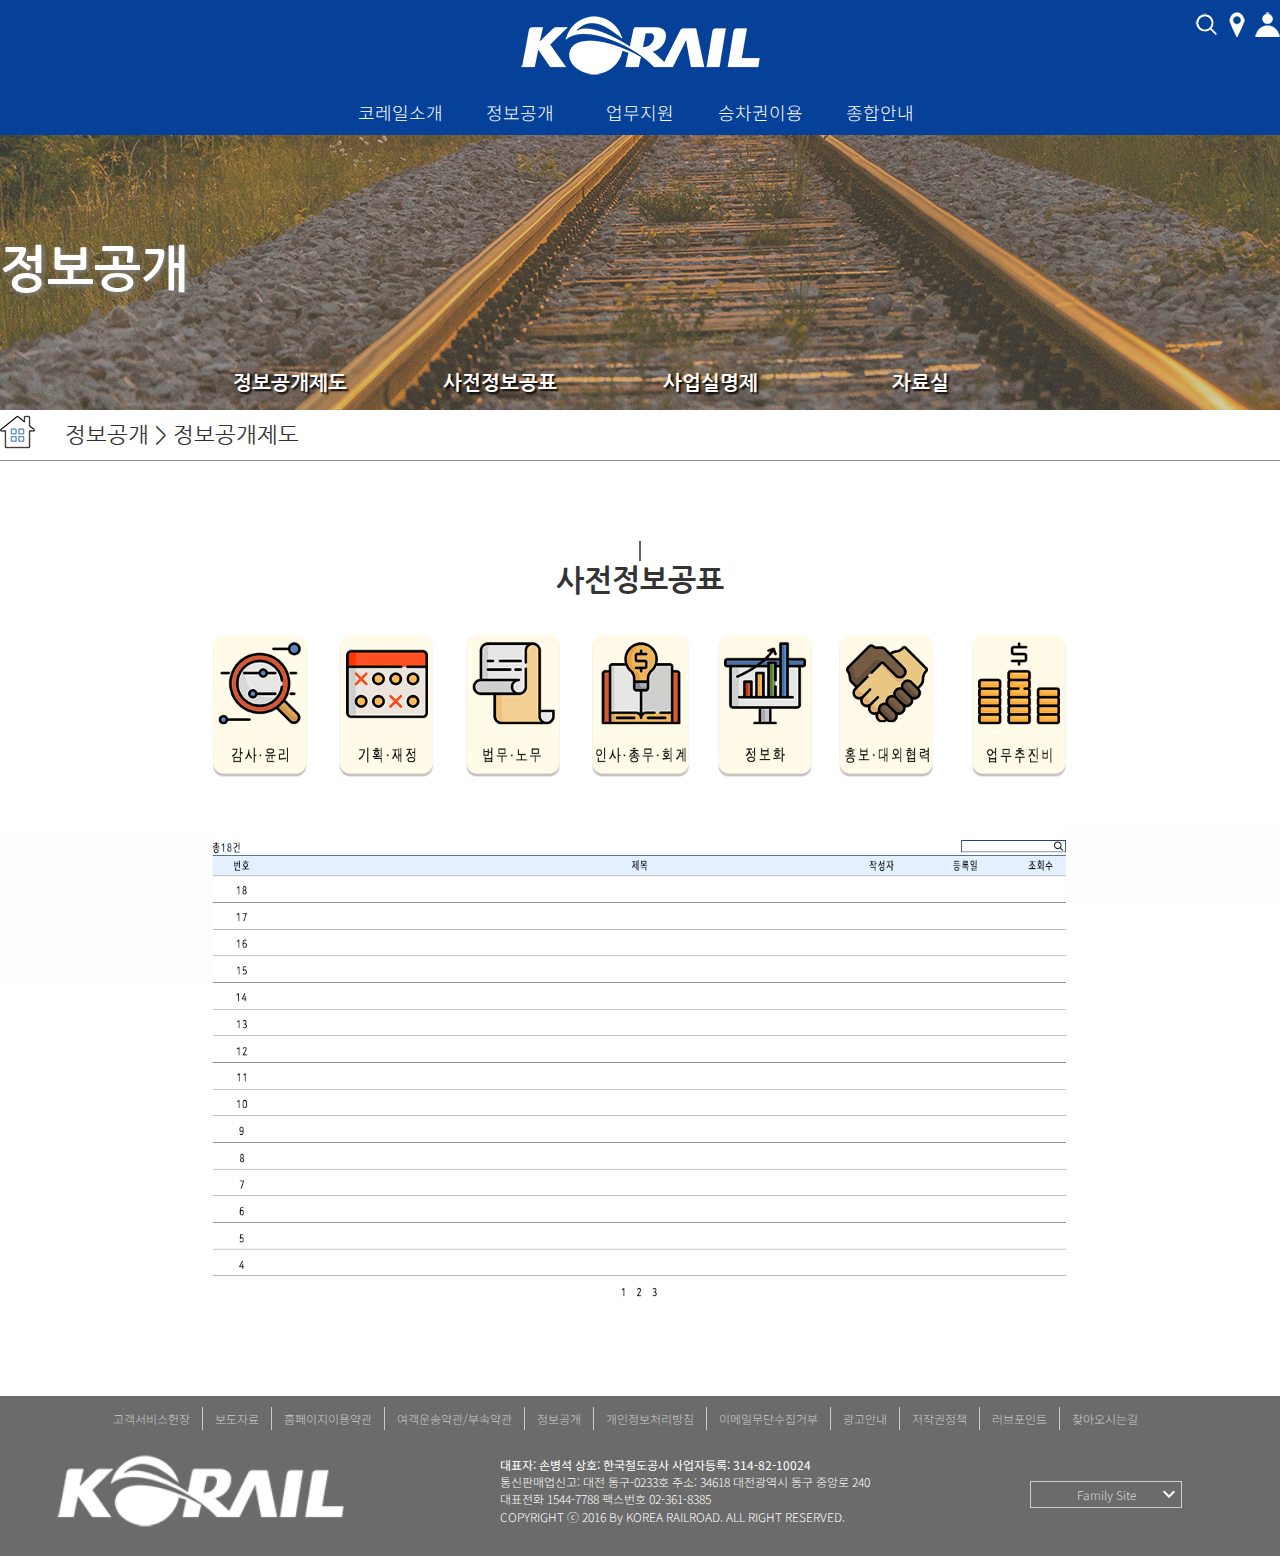
<file: sub2/sub2_2.html>
<!DOCTYPE html>
<html lang="ko">

<head>
    <title>KORAIL</title>
    <meta charset="UTF-8">
    <meta http-equiv="X-UA-Compatible" content="IE=edge">
    <meta name="viewport" content="width=device-width, initial-scale=1.0">
    <!-- 구글 폰트 -->
    <link rel="preconnect" href="https://fonts.gstatic.com">
    <link href="https://fonts.googleapis.com/css2?family=Nanum+Gothic:wght@400;700;800&display=swap" rel="stylesheet">
    <link href="https://fonts.googleapis.com/css2?family=Nanum+Brush+Script&display=swap" rel="stylesheet">
    <link href="https://fonts.googleapis.com/css2?family=Nanum+Brush+Script&family=Noto+Sans+KR:wght@100;300;400;500&display=swap" rel="stylesheet">
    <!-- 개인 css -->
    <link rel="stylesheet" href="../common/css/common.css">
    <link rel="shortcut icon" href="favicon.ico">
    <link rel="stylesheet" href="css/sub2_2.css">
    <script src="https://ajax.googleapis.com/ajax/libs/jquery/3.1.1/jquery.min.js"></script>
    <script src="../common/js/jquery-migrate-1.4.1.min.js"></script>
    <!-- 개인 js -->
    <script src="../common/js/common.js"></script>
</head>

<body>
    <div id="wrap">
        <header id="header">
            <div class="header_inner">
                <div class="header_top">
                    <h1 id="logo"><a href="../index.html"><img src="../common/images/header_logo.png" alt="로고 이미지"></img></a>
                    </h1>
                    <div class="header_icon">
                        <span class="search_icon">검색 아이콘</span>
                        <span class="sitemap_icon">사이트맵 아이콘</span>
                        <span class="login_icon">로그인 아이콘</span>
                    </div>
                </div>
                <div class="header_bottom">
                    <nav id="gnb">
                        <ul class="main_gnb">
                            <li><a href="../sub1/sub1_1.html">코레일소개</a>
                                <ul class="sub_gnb">
                                    <li><a href="../sub1/sub1_1.html">공사소개</a></li>
                                    <li><a href="../sub1/sub1_2.html">CEO</a></li>
                                    <li><a href="../sub1/sub1_3.html">경영전략</a></li>
                                    <li><a href="../sub1/sub1_4.html">인재채용</a></li>
                                    <li><a href="../sub1/sub1_5.html">공지사항</a></li>
                                </ul>
                            </li>
                            <li><a href="../sub2/sub2_1.html">정보공개</a>
                                <ul class="sub_gnb">
                                    <li><a href="../sub2/sub2_1.html">정보공개제도</a></li>
                                    <li><a href="../sub2/sub2_2.html">사전정보공표</a></li>
                                    <li><a href="https://gksqlcch.cafe24.com/g5/bbs/board.php?bo_table=company_g5">사업실명제</a></li>
                                    <li><a href="../sub2/sub2_4.html">자료실</a></li>
                                </ul>
                            </li>
                            <li><a href="../sub3/sub3_1.html">업무지원</a>
                                <ul class="sub_gnb">
                                    <li><a href="../sub3/sub3_1.html">사업분야</a></li>
                                    <li><a href="https://win-win.korail.com/">철도상생플랫폼</a></li>
                                </ul>
                            </li>
                            <li><a href="#">승차권이용</a>
                                <ul class="sub_gnb">
                                    <li><a href="#">기차역/노선도</a></li>
                                    <li><a href="#">승차권선택</a></li>
                                    <li><a href="#">자유여행</a></li>
                                    <li><a href="#">패키지상품</a></li>
                                </ul>
                            </li>
                            <li><a href="#">종합안내</a>
                                <ul class="sub_gnb">
                                    <li><a href="#">할인 및 운임안내</a></li>
                                    <li><a href="#">코레일 멤버십</a></li>
                                    <li><a href="#">고객서비스</a></li>
                                </ul>
                            </li>
                        </ul>
                    </nav>
                </div>
            </div>
            <div class="gnb_box"></div>
        </header>

        <section id="container">
            <h2 class="hidden">컨텐츠 영역</h2>
            <div class="ct_inner">
            <article class="sub_top">
                <h3 class="sub_tit">정보공개</h3>
                <ul class="depth02">
                    <li><a href="sub2_1.html">정보공개제도</a></li>
                    <li><a href="sub2_2.html">사전정보공표</a></li>
                    <li><a href="sub2_3.html">사업실명제</a></li>
                    <li><a href="sub2_4.html">자료실</a></li>
                </ul>
            </article>
            <article class="gnb_road">
                <h3 class="hidden"></h3>
                <a href="../index.html"><img src="images/home_icon.png" alt="홈 이미지"></a>
                <span>정보공개 > 정보공개제도</span>
            </article>
            <article class="ct_top">
                <div class="ct_line"></div>
                <h3 class="ct_tit">사전정보공표</h3>
                <img src="images/sub2_2.png" alt="사전정보공표 페이지">
            </article>
            </div>
        </section>


        <footer id="footer">
            <div class="footer_inner">
                <div class="footer_top">
                    <ul>
                        <li><a href="https://info.korail.com/mbs/www/subview.jsp?id=www_050701000000">고객서비스헌장</a></li>
                        <li><a
                                href="https://info.korail.com/mbs/www/jsp/board/list.jsp?boardId=9863262&id=www_040200000000">보도자료</a>
                        </li>
                        <li><a
                                href="https://www.letskorail.com/ebizcom/cs/terms/stipulation/EbizcomCsStipulationsw_pol01900.do">홈페이지이용약관</a>
                        </li>
                        <li><a href="https://info.korail.com/mbs/www/subview.jsp?id=www_070100000000">여객운송약관/부속약관</a>
                        </li>
                        <li><a href="https://info.korail.com/mbs/www/subview.jsp?id=www_060101000000">정보공개</a></li>
                        <li><a
                                href="https://www.letskorail.com/ebizcom/cs/terms/privates/EbizcomCsPrivatesw_pol01600.do">개인정보처리방침</a>
                        </li>
                        <li><a
                                href="https://www.letskorail.com/ebizcom/cs/terms/email/EbizcomCsEmailw_pol01300.do">이메일무단수집거부</a>
                        </li>
                        <li><a href="https://www.letskorail.com/ebizcom/ad/process.do">광고안내</a></li>
                        <li><a href="https://info.korail.com/mbs/www/subview.jsp?id=www_070400000000">저작권정책</a></li>
                        <li><a
                                href="https://www.letskorail.com/ebizprd/EbizPrdComKo81111_i1.do?strContrbGrpCd=2007031901&strPgDiv=lvSub">러브포인트</a>
                        </li>
                        <li><a href="../map/map.html">찾아오시는길</a>
                        </li>
                    </ul>
                </div>
                <div class="footer_bottom">
                    <div class="footer_bottom_left">
                        <a href="index.html"><img src="../common/images/footer_logo.png" alt="로고이미지"></a>
                    </div>
                    <div class="footer_bottom_center">
                        <address>
                            <span class="footer_txt_set"> 대표자: 손병석 상호: 한국철도공사 사업자등록: 314-82-10024</span>
                            <br>통신판매업신고: 대전 동구-0233호 주소: 34618 대전광역시 동구 중앙로 240
                        </address>
                        <p>
                            대표전화 1544-7788 팩스번호 02-361-8385<br>
                            COPYRIGHT ⓒ 2016 By KOREA RAILROAD. ALL RIGHT RESERVED.
                        </p>
                    </div>
                    <div class="footer_bottom_right">
                        <div class="select">
                            <a href="#" class="arrow">Family Site</a>
                            <ul class="family_site">
                                <li><a href="http://www.ktxmagazine.com/pages/story/WA/index?entrId=ktx&last=Y"
                                        target="_blank">KTX매거진</a></li>
                                <li><a href="https://win-win.korail.com/" target="_blank">철도상생플랫폼</a></li>
                                <li><a href="http://www.korailwebzine.com/pages/story/MP/index?entrId=korail&last=Y"
                                        target="_blank">한국철도사보</a></li>
                                <li><a href="https://logis.korail.go.kr/index.do" target="_blank">물류정보서비스</a></li>
                                <li><a href="https://info.korail.com/mbs/www/subview.jsp?id=www_030502000000"
                                        target="_blank">윤리경영</a></li>
                                <li><a href="https://ebid.korail.com/" target="_blank">전자조달시스템</a></li>
                                <li><a href="http://railroadmuseum.co.kr/" target="_blank">철도박물관</a></li>
                            </ul>
                        </div>
                    </div>
                </div>
            </div>
        </footer>
        <div class="top_btn">
            <a href="javascript:void(0)"><img src="../common/images/top_btn.png" alt="top버튼"></a>
        </div>
    </div>
    <script>
        AOS.init();
    </script>
</body>

</html>
</file>
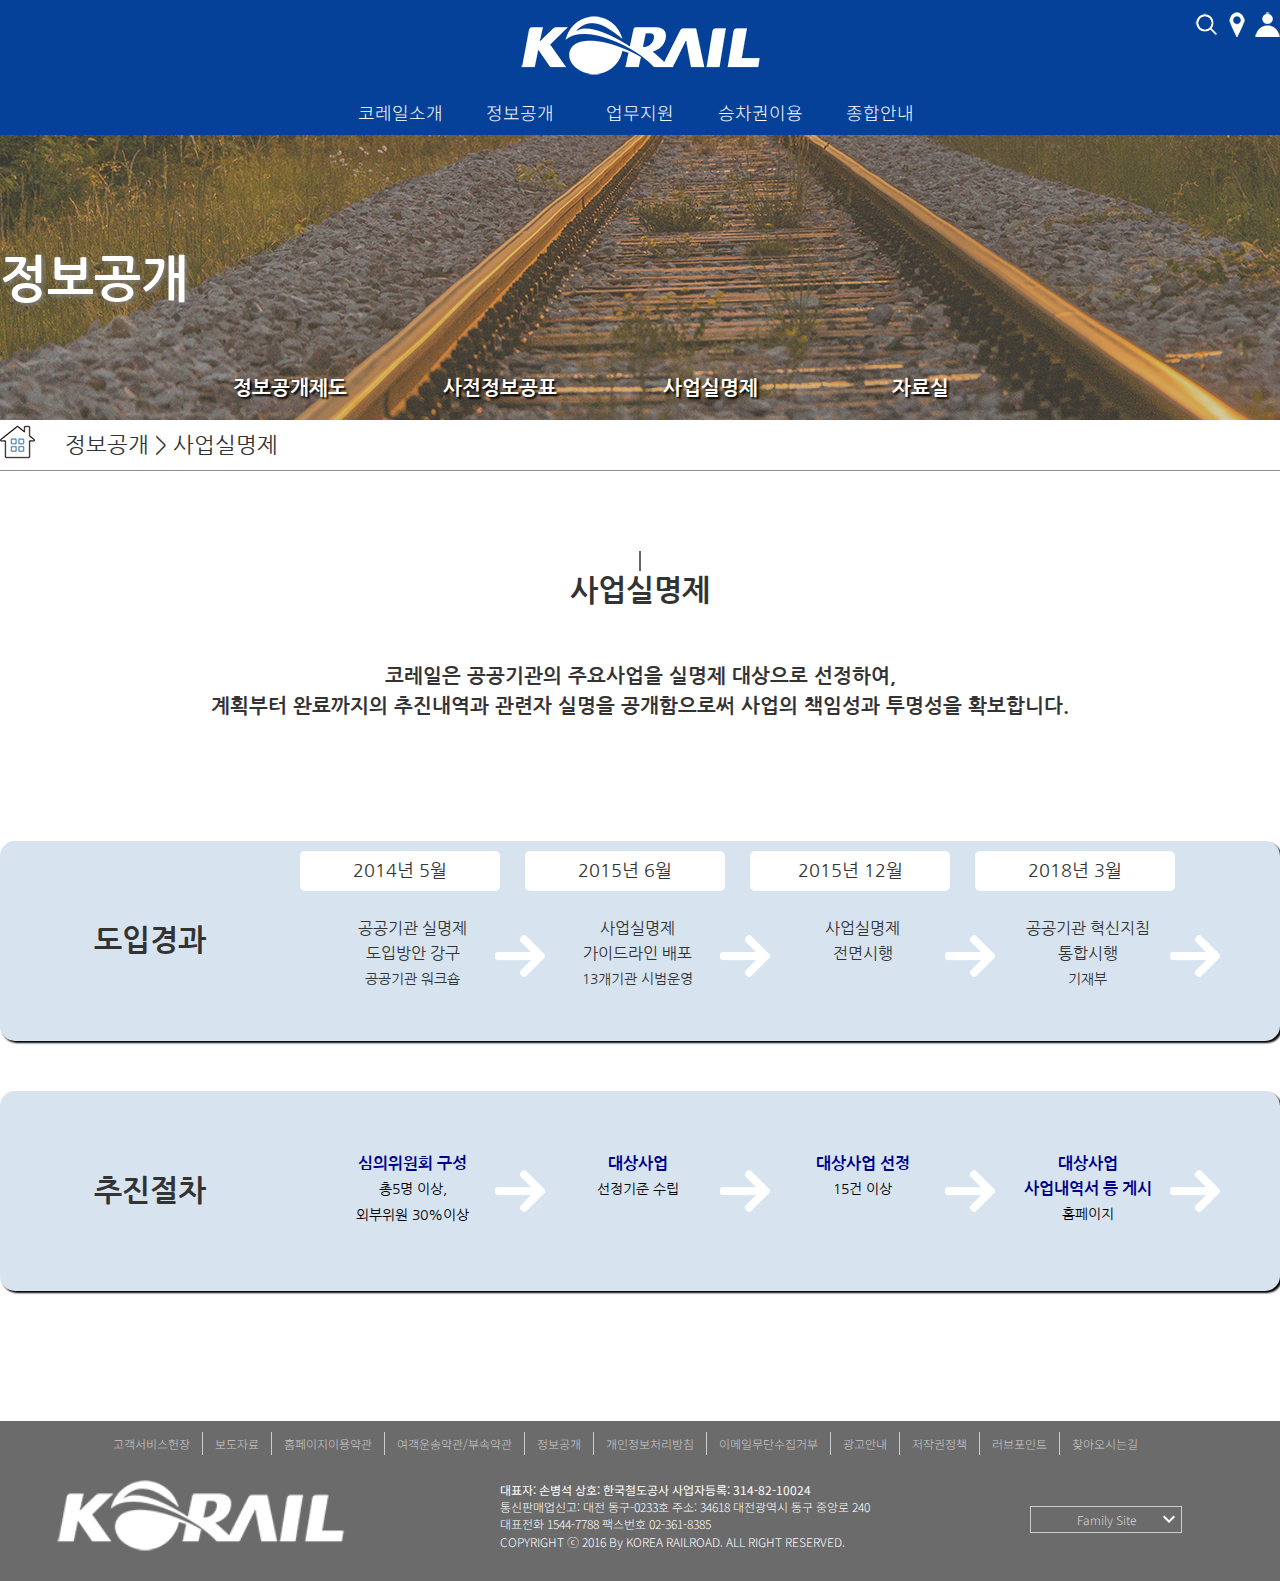
<file: sub2/sub2_3.html>
<!DOCTYPE html>
<html lang="ko">

<head>
    <title>KORAIL</title>
    <meta charset="UTF-8">
    <meta http-equiv="X-UA-Compatible" content="IE=edge">
    <meta name="viewport" content="width=device-width, initial-scale=1.0">
    <!-- 구글 폰트 -->
    <link rel="preconnect" href="https://fonts.gstatic.com">
    <link href="https://fonts.googleapis.com/css2?family=Nanum+Gothic:wght@400;700;800&display=swap" rel="stylesheet">
    <link href="https://fonts.googleapis.com/css2?family=Nanum+Brush+Script&display=swap" rel="stylesheet">
    <link href="https://fonts.googleapis.com/css2?family=Nanum+Brush+Script&family=Noto+Sans+KR:wght@100;300;400;500&display=swap" rel="stylesheet">
    <!-- 개인 css -->
    <link rel="stylesheet" href="../common/css/common.css">
    <link rel="shortcut icon" href="favicon.ico">
    <link rel="stylesheet" href="css/sub2_3.css">
    <script src="https://ajax.googleapis.com/ajax/libs/jquery/3.1.1/jquery.min.js"></script>
    <script src="../common/js/jquery-migrate-1.4.1.min.js"></script>
    <!-- 개인 js -->
    <script src="../common/js/common.js"></script>
</head>

<body>
    <div id="wrap">
        <header id="header">
            <div class="header_inner">
                <div class="header_top">
                    <h1 id="logo"><a href="../index.html"><img src="../common/images/header_logo.png" alt="로고 이미지"></img></a>
                    </h1>
                    <div class="header_icon">
                        <span class="search_icon">검색 아이콘</span>
                        <span class="sitemap_icon">사이트맵 아이콘</span>
                        <span class="login_icon">로그인 아이콘</span>
                    </div>
                </div>
                <div class="header_bottom">
                    <nav id="gnb">
                        <ul class="main_gnb">
                            <li><a href="../sub1/sub1_1.html">코레일소개</a>
                                <ul class="sub_gnb">
                                    <li><a href="../sub1/sub1_1.html">공사소개</a></li>
                                    <li><a href="../sub1/sub1_2.html">CEO</a></li>
                                    <li><a href="../sub1/sub1_3.html">경영전략</a></li>
                                    <li><a href="../sub1/sub1_4.html">인재채용</a></li>
                                    <li><a href="../sub1/sub1_5.html">공지사항</a></li>
                                </ul>
                            </li>
                            <li><a href="../sub2/sub2_1.html">정보공개</a>
                                <ul class="sub_gnb">
                                    <li><a href="../sub2/sub2_1.html">정보공개제도</a></li>
                                    <li><a href="../sub2/sub2_2.html">사전정보공표</a></li>
                                    <li><a href="https://gksqlcch.cafe24.com/g5/bbs/board.php?bo_table=company_g5">사업실명제</a></li>
                                    <li><a href="../sub2/sub2_4.html">자료실</a></li>
                                </ul>
                            </li>
                            <li><a href="../sub3/sub3_1.html">업무지원</a>
                                <ul class="sub_gnb">
                                    <li><a href="../sub3/sub3_1.html">사업분야</a></li>
                                    <li><a href="https://win-win.korail.com/">철도상생플랫폼</a></li>
                                </ul>
                            </li>
                            <li><a href="#">승차권이용</a>
                                <ul class="sub_gnb">
                                    <li><a href="#">기차역/노선도</a></li>
                                    <li><a href="#">승차권선택</a></li>
                                    <li><a href="#">자유여행</a></li>
                                    <li><a href="#">패키지상품</a></li>
                                </ul>
                            </li>
                            <li><a href="#">종합안내</a>
                                <ul class="sub_gnb">
                                    <li><a href="#">할인 및 운임안내</a></li>
                                    <li><a href="#">코레일 멤버십</a></li>
                                    <li><a href="#">고객서비스</a></li>
                                </ul>
                            </li>
                        </ul>
                    </nav>
                </div>
            </div>
            <div class="gnb_box"></div>
        </header>

        <section id="container">
            <h2 class="hidden">컨텐츠 영역</h2>
            <div class="ct_inner">
            <article class="sub_top">
                <h3 class="sub_tit">정보공개</h3>
                <ul class="depth02">
                    <li><a href="sub2_1.html">정보공개제도</a></li>
                    <li><a href="sub2_2.html">사전정보공표</a></li>
                    <li><a href="sub2_3.html">사업실명제</a></li>
                    <li><a href="sub2_4.html">자료실</a></li>
                </ul>
            </article>
            <article class="gnb_road">
                <h3 class="hidden">메뉴 이동경로 영역</h3>
                <a href="../index.html"><img src="images/home_icon.png" alt="홈 이미지"></a>
                <span>정보공개 > 사업실명제</span>
            </article>
            <article class="ct_top">
                <div class="ct_line"></div>
                <h3 class="ct_tit">사업실명제</h3>
                <p>코레일은 공공기관의 주요사업을 실명제 대상으로 선정하여, <br>
                   계획부터 완료까지의 추진내역과 관련자 실명을 공개함으로써 사업의 책임성과 투명성을 확보합니다.</p>
            </article>
            <article class="ct_info">
                <h3 class="hidden">컨텐츠 도입경과, 추진절차 영역</h3>
                <div class="ct_info_input">
                    <p class="ct_info_tit">도입경과</p>
                    <div class="input_box">
                        <ul class="input_date">
                            <li>2014년 5월</li>
                            <li>2015년 6월</li>
                            <li>2015년 12월</li>
                            <li>2018년 3월</li>
                        </ul>
                        <ul class="input_text">
                            <li>공공기관 실명제<br>도입방안 강구<br><span>공공기관 워크숍</span><img src="images/right-arrow.png" alt="오른쪽 화살표 이미지"></li>
                            <li>사업실명제<br>가이드라인 배포<br><span>13개기관 시범운영</span><img src="images/right-arrow.png" alt="오른쪽 화살표 이미지"></li>
                            <li>사업실명제<br>전면시행<br><img src="images/right-arrow.png" alt="오른쪽 화살표 이미지"></li>
                            <li>공공기관 혁신지침<br>통합시행<br><span>기재부</span><img src="images/right-arrow.png" alt="오른쪽 화살표 이미지"></li>
                        </ul>
                    </div>
                </div>
                <div class="ct_info_progress">
                    <p class="ct_info_tit">추진절차</p>
                    <ul class="progress_txt">
                        <li>심의위원회 구성<br><span>총5명 이상,<br>외부위원 30%이상</span><img src="images/right-arrow.png" alt="오른쪽 화살표 이미지"></li>
                        <li>대상사업<br><span>선정기준 수립</span><img src="images/right-arrow.png" alt="오른쪽 화살표 이미지"></li>
                        <li>대상사업 선정<br><span>15건 이상</span><img src="images/right-arrow.png" alt="오른쪽 화살표 이미지"></li>
                        <li>대상사업<br>사업내역서 등 게시<br><span>홈페이지</span><img src="images/right-arrow.png" alt="오른쪽 화살표 이미지"></li>
                    </ul>
                </div>
            </article>
            <article class="company_g5">
                <div class="company_g5_inner">

                </div>
            </article>
            </div>
        </section>
        <footer id="footer">
            <div class="footer_inner">
                <div class="footer_top">
                    <ul>
                        <li><a href="https://info.korail.com/mbs/www/subview.jsp?id=www_050701000000">고객서비스헌장</a></li>
                        <li><a
                                href="https://info.korail.com/mbs/www/jsp/board/list.jsp?boardId=9863262&id=www_040200000000">보도자료</a>
                        </li>
                        <li><a
                                href="https://www.letskorail.com/ebizcom/cs/terms/stipulation/EbizcomCsStipulationsw_pol01900.do">홈페이지이용약관</a>
                        </li>
                        <li><a href="https://info.korail.com/mbs/www/subview.jsp?id=www_070100000000">여객운송약관/부속약관</a>
                        </li>
                        <li><a href="https://info.korail.com/mbs/www/subview.jsp?id=www_060101000000">정보공개</a></li>
                        <li><a
                                href="https://www.letskorail.com/ebizcom/cs/terms/privates/EbizcomCsPrivatesw_pol01600.do">개인정보처리방침</a>
                        </li>
                        <li><a
                                href="https://www.letskorail.com/ebizcom/cs/terms/email/EbizcomCsEmailw_pol01300.do">이메일무단수집거부</a>
                        </li>
                        <li><a href="https://www.letskorail.com/ebizcom/ad/process.do">광고안내</a></li>
                        <li><a href="https://info.korail.com/mbs/www/subview.jsp?id=www_070400000000">저작권정책</a></li>
                        <li><a
                                href="https://www.letskorail.com/ebizprd/EbizPrdComKo81111_i1.do?strContrbGrpCd=2007031901&strPgDiv=lvSub">러브포인트</a>
                        </li>
                        <li><a href="../map/map.html">찾아오시는길</a>
                        </li>
                    </ul>
                </div>
                <div class="footer_bottom">
                    <div class="footer_bottom_left">
                        <a href="index.html"><img src="../common/images/footer_logo.png" alt="로고이미지"></a>
                    </div>
                    <div class="footer_bottom_center">
                        <address>
                            <span class="footer_txt_set"> 대표자: 손병석 상호: 한국철도공사 사업자등록: 314-82-10024</span>
                            <br>통신판매업신고: 대전 동구-0233호 주소: 34618 대전광역시 동구 중앙로 240
                        </address>
                        <p>
                            대표전화 1544-7788 팩스번호 02-361-8385<br>
                            COPYRIGHT ⓒ 2016 By KOREA RAILROAD. ALL RIGHT RESERVED.
                        </p>
                    </div>
                    <div class="footer_bottom_right">
                        <div class="select">
                            <a href="#" class="arrow">Family Site</a>
                            <ul class="family_site">
                                <li><a href="http://www.ktxmagazine.com/pages/story/WA/index?entrId=ktx&last=Y"
                                        target="_blank">KTX매거진</a></li>
                                <li><a href="https://win-win.korail.com/" target="_blank">철도상생플랫폼</a></li>
                                <li><a href="http://www.korailwebzine.com/pages/story/MP/index?entrId=korail&last=Y"
                                        target="_blank">한국철도사보</a></li>
                                <li><a href="https://logis.korail.go.kr/index.do" target="_blank">물류정보서비스</a></li>
                                <li><a href="https://info.korail.com/mbs/www/subview.jsp?id=www_030502000000"
                                        target="_blank">윤리경영</a></li>
                                <li><a href="https://ebid.korail.com/" target="_blank">전자조달시스템</a></li>
                                <li><a href="http://railroadmuseum.co.kr/" target="_blank">철도박물관</a></li>
                            </ul>
                        </div>
                    </div>
                </div>
            </div>
        </footer>
        <div class="top_btn">
            <a href="javascript:void(0)"><img src="../common/images/top_btn.png" alt="top버튼"></a>
        </div>
    </div>
    <script>
        AOS.init();
    </script>
</body>

</html>
</file>
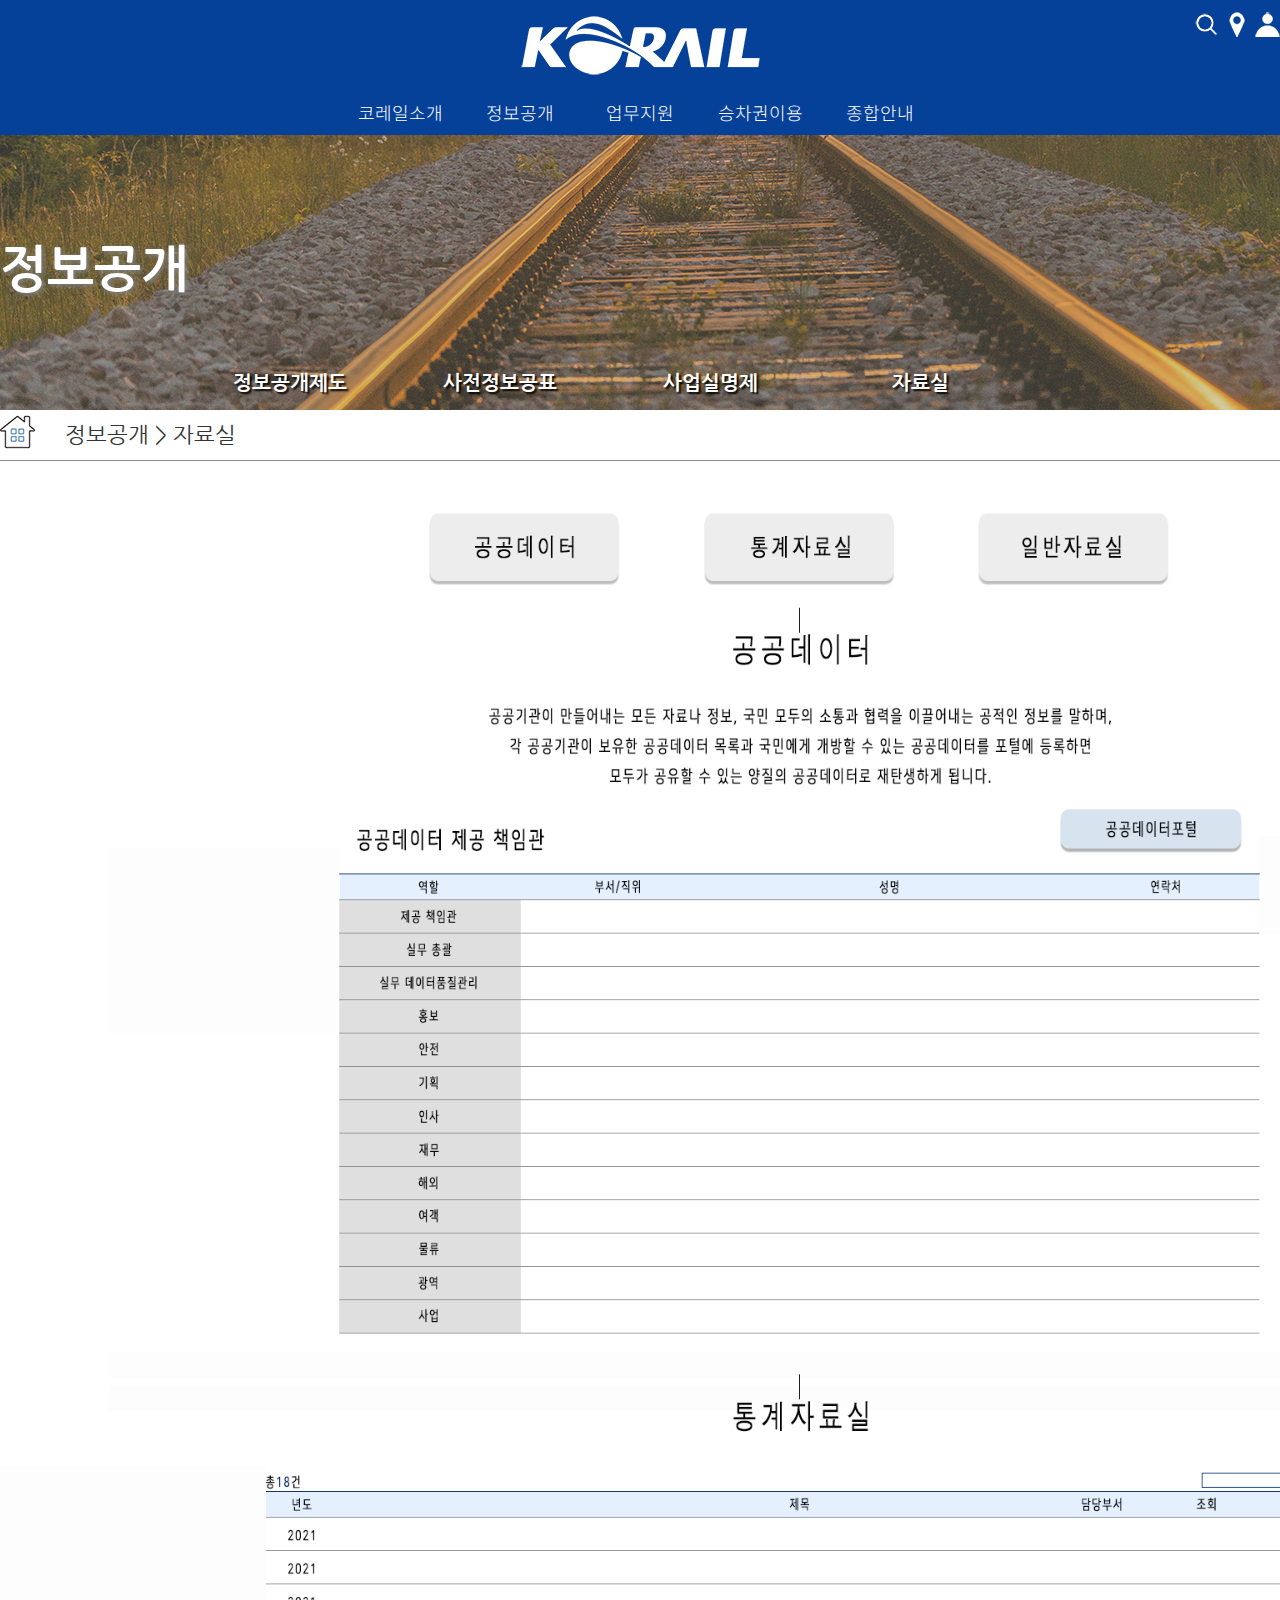
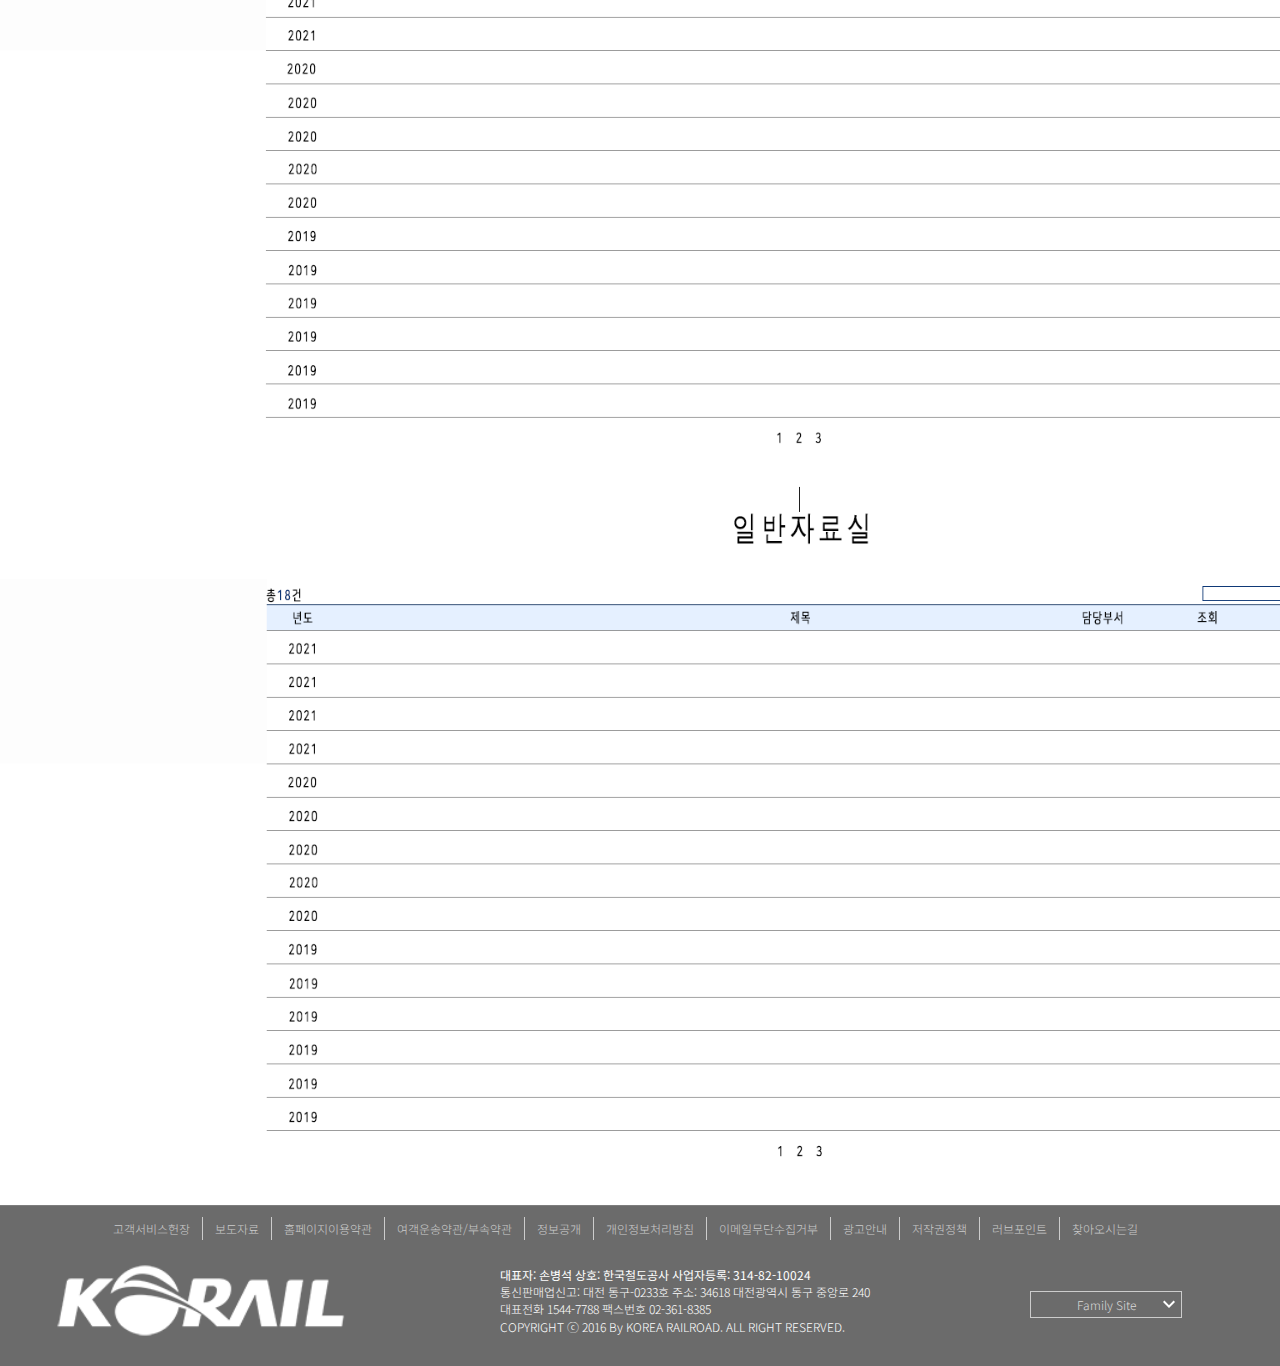
<file: sub2/sub2_4.html>
<!DOCTYPE html>
<html lang="ko">

<head>
    <title>KORAIL</title>
    <meta charset="UTF-8">
    <meta http-equiv="X-UA-Compatible" content="IE=edge">
    <meta name="viewport" content="width=device-width, initial-scale=1.0">
    <!-- 구글 폰트 -->
    <link rel="preconnect" href="https://fonts.gstatic.com">
    <link href="https://fonts.googleapis.com/css2?family=Nanum+Gothic:wght@400;700;800&display=swap" rel="stylesheet">
    <link href="https://fonts.googleapis.com/css2?family=Nanum+Brush+Script&display=swap" rel="stylesheet">
    <link href="https://fonts.googleapis.com/css2?family=Nanum+Brush+Script&family=Noto+Sans+KR:wght@100;300;400;500&display=swap" rel="stylesheet">
    <!-- 개인 css -->
    <link rel="stylesheet" href="../common/css/common.css">
    <link rel="shortcut icon" href="favicon.ico">
    <link rel="stylesheet" href="css/sub2_4.css">
    <script src="https://ajax.googleapis.com/ajax/libs/jquery/3.1.1/jquery.min.js"></script>
    <script src="../common/js/jquery-migrate-1.4.1.min.js"></script>
    <!-- 개인 js -->
    <script src="../common/js/common.js"></script>
</head>

<body>
    <div id="wrap">
        <header id="header">
            <div class="header_inner">
                <div class="header_top">
                    <h1 id="logo"><a href="../index.html"><img src="../common/images/header_logo.png" alt="로고 이미지"></img></a>
                    </h1>
                    <div class="header_icon">
                        <span class="search_icon">검색 아이콘</span>
                        <span class="sitemap_icon">사이트맵 아이콘</span>
                        <span class="login_icon">로그인 아이콘</span>
                    </div>
                </div>
                <div class="header_bottom">
                    <nav id="gnb">
                        <ul class="main_gnb">
                            <li><a href="../sub1/sub1_1.html">코레일소개</a>
                                <ul class="sub_gnb">
                                    <li><a href="../sub1/sub1_1.html">공사소개</a></li>
                                    <li><a href="../sub1/sub1_2.html">CEO</a></li>
                                    <li><a href="../sub1/sub1_3.html">경영전략</a></li>
                                    <li><a href="../sub1/sub1_4.html">인재채용</a></li>
                                    <li><a href="../sub1/sub1_5.html">공지사항</a></li>
                                </ul>
                            </li>
                            <li><a href="../sub2/sub2_1.html">정보공개</a>
                                <ul class="sub_gnb">
                                    <li><a href="../sub2/sub2_1.html">정보공개제도</a></li>
                                    <li><a href="../sub2/sub2_2.html">사전정보공표</a></li>
                                    <li><a href="https://gksqlcch.cafe24.com/g5/bbs/board.php?bo_table=company_g5">사업실명제</a></li>
                                    <li><a href="../sub2/sub2_4.html">자료실</a></li>
                                </ul>
                            </li>
                            <li><a href="../sub3/sub3_1.html">업무지원</a>
                                <ul class="sub_gnb">
                                    <li><a href="../sub3/sub3_1.html">사업분야</a></li>
                                    <li><a href="https://win-win.korail.com/">철도상생플랫폼</a></li>
                                </ul>
                            </li>
                            <li><a href="#">승차권이용</a>
                                <ul class="sub_gnb">
                                    <li><a href="#">기차역/노선도</a></li>
                                    <li><a href="#">승차권선택</a></li>
                                    <li><a href="#">자유여행</a></li>
                                    <li><a href="#">패키지상품</a></li>
                                </ul>
                            </li>
                            <li><a href="#">종합안내</a>
                                <ul class="sub_gnb">
                                    <li><a href="#">할인 및 운임안내</a></li>
                                    <li><a href="#">코레일 멤버십</a></li>
                                    <li><a href="#">고객서비스</a></li>
                                </ul>
                            </li>
                        </ul>
                    </nav>
                </div>
            </div>
            <div class="gnb_box"></div>
        </header>

        <section id="container">
            <h2 class="hidden">컨텐츠 영역</h2>
            <div class="ct_inner">
            <article class="sub_top">
                <h3 class="sub_tit">정보공개</h3>
                <ul class="depth02">
                    <li><a href="sub2_1.html">정보공개제도</a></li>
                    <li><a href="sub2_2.html">사전정보공표</a></li>
                    <li><a href="sub2_3.html">사업실명제</a></li>
                    <li><a href="sub2_4.html">자료실</a></li>
                </ul>
            </article>
            <article class="gnb_road">
                <h3 class="hidden"></h3>
                <a href="../index.html"><img src="images/home_icon.png" alt="홈 이미지"></a>
                <span>정보공개 > 자료실</span>
            </article>
            <article class="ct_top">
                <img src="images/sub2_4.png" alt="자료실 페이지">
            </article>
            </div>
        </section>


        <footer id="footer">
            <div class="footer_inner">
                <div class="footer_top">
                    <ul>
                        <li><a href="https://info.korail.com/mbs/www/subview.jsp?id=www_050701000000">고객서비스헌장</a></li>
                        <li><a
                                href="https://info.korail.com/mbs/www/jsp/board/list.jsp?boardId=9863262&id=www_040200000000">보도자료</a>
                        </li>
                        <li><a
                                href="https://www.letskorail.com/ebizcom/cs/terms/stipulation/EbizcomCsStipulationsw_pol01900.do">홈페이지이용약관</a>
                        </li>
                        <li><a href="https://info.korail.com/mbs/www/subview.jsp?id=www_070100000000">여객운송약관/부속약관</a>
                        </li>
                        <li><a href="https://info.korail.com/mbs/www/subview.jsp?id=www_060101000000">정보공개</a></li>
                        <li><a
                                href="https://www.letskorail.com/ebizcom/cs/terms/privates/EbizcomCsPrivatesw_pol01600.do">개인정보처리방침</a>
                        </li>
                        <li><a
                                href="https://www.letskorail.com/ebizcom/cs/terms/email/EbizcomCsEmailw_pol01300.do">이메일무단수집거부</a>
                        </li>
                        <li><a href="https://www.letskorail.com/ebizcom/ad/process.do">광고안내</a></li>
                        <li><a href="https://info.korail.com/mbs/www/subview.jsp?id=www_070400000000">저작권정책</a></li>
                        <li><a
                                href="https://www.letskorail.com/ebizprd/EbizPrdComKo81111_i1.do?strContrbGrpCd=2007031901&strPgDiv=lvSub">러브포인트</a>
                        </li>
                        <li><a href="../map/map.html">찾아오시는길</a>
                        </li>
                    </ul>
                </div>
                <div class="footer_bottom">
                    <div class="footer_bottom_left">
                        <a href="index.html"><img src="../common/images/footer_logo.png" alt="로고이미지"></a>
                    </div>
                    <div class="footer_bottom_center">
                        <address>
                            <span class="footer_txt_set"> 대표자: 손병석 상호: 한국철도공사 사업자등록: 314-82-10024</span>
                            <br>통신판매업신고: 대전 동구-0233호 주소: 34618 대전광역시 동구 중앙로 240
                        </address>
                        <p>
                            대표전화 1544-7788 팩스번호 02-361-8385<br>
                            COPYRIGHT ⓒ 2016 By KOREA RAILROAD. ALL RIGHT RESERVED.
                        </p>
                    </div>
                    <div class="footer_bottom_right">
                        <div class="select">
                            <a href="#" class="arrow">Family Site</a>
                            <ul class="family_site">
                                <li><a href="http://www.ktxmagazine.com/pages/story/WA/index?entrId=ktx&last=Y"
                                        target="_blank">KTX매거진</a></li>
                                <li><a href="https://win-win.korail.com/" target="_blank">철도상생플랫폼</a></li>
                                <li><a href="http://www.korailwebzine.com/pages/story/MP/index?entrId=korail&last=Y"
                                        target="_blank">한국철도사보</a></li>
                                <li><a href="https://logis.korail.go.kr/index.do" target="_blank">물류정보서비스</a></li>
                                <li><a href="https://info.korail.com/mbs/www/subview.jsp?id=www_030502000000"
                                        target="_blank">윤리경영</a></li>
                                <li><a href="https://ebid.korail.com/" target="_blank">전자조달시스템</a></li>
                                <li><a href="http://railroadmuseum.co.kr/" target="_blank">철도박물관</a></li>
                            </ul>
                        </div>
                    </div>
                </div>
            </div>
        </footer>
        <div class="top_btn">
            <a href="javascript:void(0)"><img src="../common/images/top_btn.png" alt="top버튼"></a>
        </div>
    </div>
    <script>
        AOS.init();
    </script>
</body>

</html>
</file>
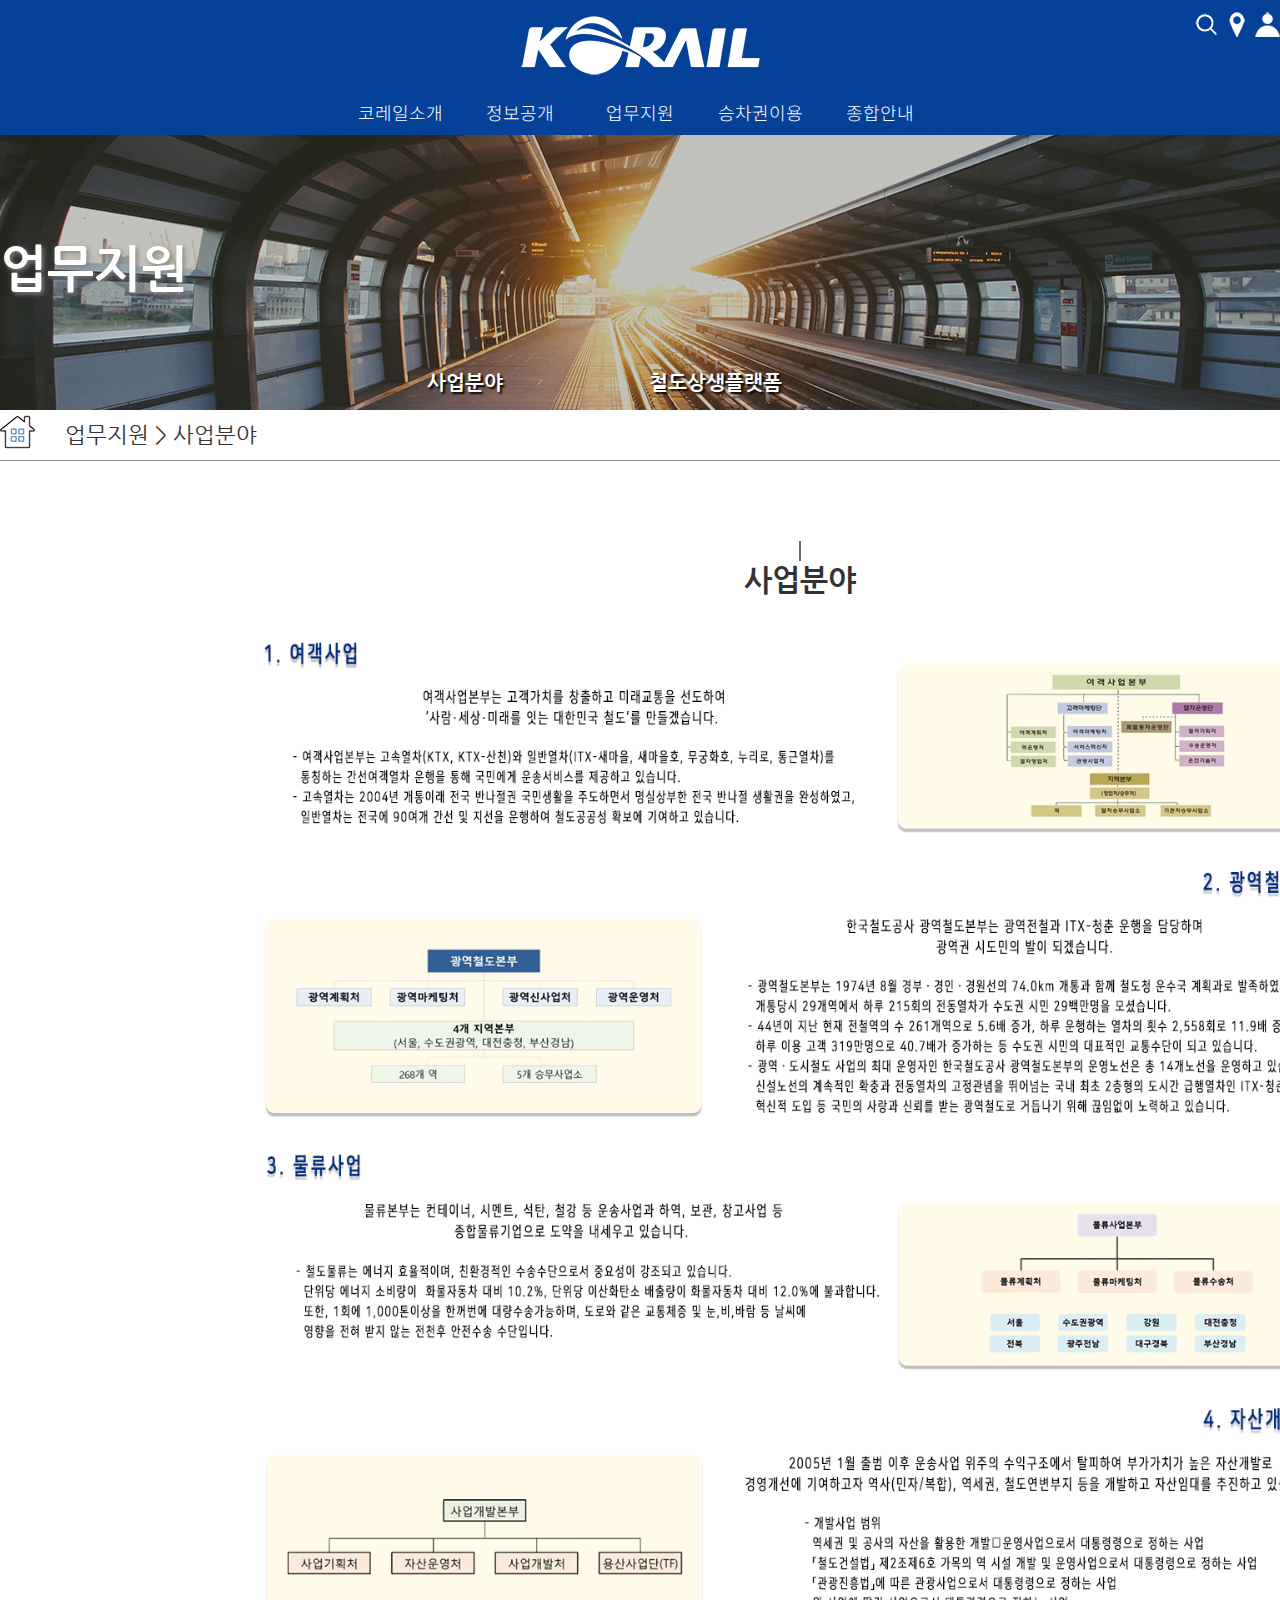
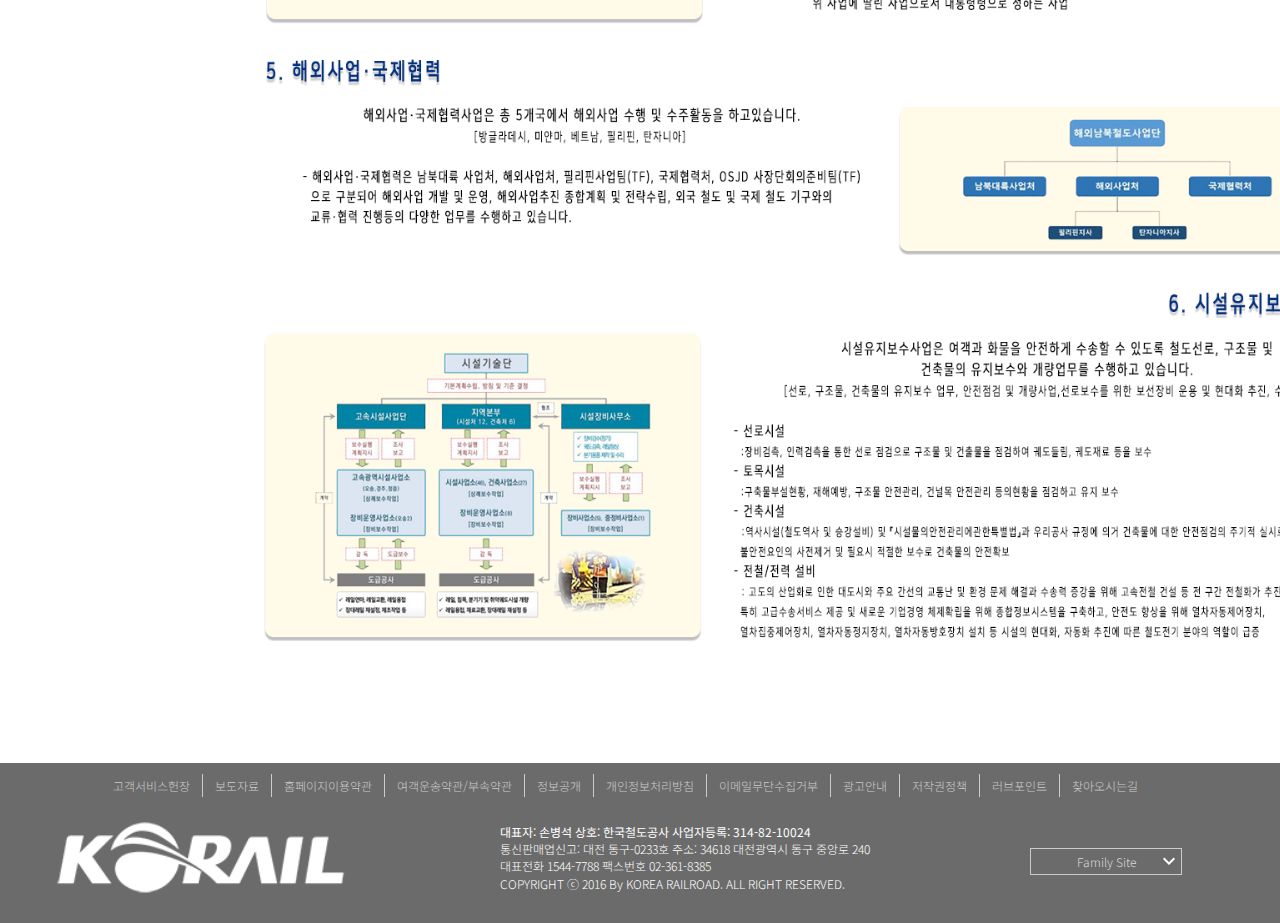
<file: sub3/sub3_1.html>
<!DOCTYPE html>
<html lang="ko">

<head>
    <title>KORAIL</title>
    <meta charset="UTF-8">
    <meta http-equiv="X-UA-Compatible" content="IE=edge">
    <meta name="viewport" content="width=device-width, initial-scale=1.0">
    <!-- 구글 폰트 -->
    <link rel="preconnect" href="https://fonts.gstatic.com">
    <link href="https://fonts.googleapis.com/css2?family=Nanum+Gothic:wght@400;700;800&display=swap" rel="stylesheet">
    <link href="https://fonts.googleapis.com/css2?family=Nanum+Brush+Script&display=swap" rel="stylesheet">
    <link href="https://fonts.googleapis.com/css2?family=Nanum+Brush+Script&family=Noto+Sans+KR:wght@100;300;400;500&display=swap" rel="stylesheet">
    <!-- 개인 css -->
    <link rel="stylesheet" href="../common/css/common.css">
    <link rel="shortcut icon" href="favicon.ico">
    <link rel="stylesheet" href="css/sub3_1.css">
    <script src="https://ajax.googleapis.com/ajax/libs/jquery/3.1.1/jquery.min.js"></script>
    <script src="../common/js/jquery-migrate-1.4.1.min.js"></script>
    <!-- 개인 js -->
    <script src="../common/js/common.js"></script>
</head>

<body>
    <div id="wrap">
        <header id="header">
            <div class="header_inner">
                <div class="header_top">
                    <h1 id="logo"><a href="../index.html"><img src="../common/images/header_logo.png" alt="로고 이미지"></img></a>
                    </h1>
                    <div class="header_icon">
                        <span class="search_icon">검색 아이콘</span>
                        <span class="sitemap_icon">사이트맵 아이콘</span>
                        <span class="login_icon">로그인 아이콘</span>
                    </div>
                </div>
                <div class="header_bottom">
                    <nav id="gnb">
                        <ul class="main_gnb">
                            <li><a href="../sub1/sub1_1.html">코레일소개</a>
                                <ul class="sub_gnb">
                                    <li><a href="../sub1/sub1_1.html">공사소개</a></li>
                                    <li><a href="../sub1/sub1_2.html">CEO</a></li>
                                    <li><a href="../sub1/sub1_3.html">경영전략</a></li>
                                    <li><a href="../sub1/sub1_4.html">인재채용</a></li>
                                    <li><a href="../sub1/sub1_5.html">공지사항</a></li>
                                </ul>
                            </li>
                            <li><a href="../sub2/sub2_1.html">정보공개</a>
                                <ul class="sub_gnb">
                                    <li><a href="../sub2/sub2_1.html">정보공개제도</a></li>
                                    <li><a href="../sub2/sub2_2.html">사전정보공표</a></li>
                                    <li><a href="https://gksqlcch.cafe24.com/g5/bbs/board.php?bo_table=company_g5">사업실명제</a></li>
                                    <li><a href="../sub2/sub2_4.html">자료실</a></li>
                                </ul>
                            </li>
                            <li><a href="../sub3/sub3_1.html">업무지원</a>
                                <ul class="sub_gnb">
                                    <li><a href="../sub3/sub3_1.html">사업분야</a></li>
                                    <li><a href="https://win-win.korail.com/">철도상생플랫폼</a></li>
                                </ul>
                            </li>
                            <li><a href="#">승차권이용</a>
                                <ul class="sub_gnb">
                                    <li><a href="#">기차역/노선도</a></li>
                                    <li><a href="#">승차권선택</a></li>
                                    <li><a href="#">자유여행</a></li>
                                    <li><a href="#">패키지상품</a></li>
                                </ul>
                            </li>
                            <li><a href="#">종합안내</a>
                                <ul class="sub_gnb">
                                    <li><a href="#">할인 및 운임안내</a></li>
                                    <li><a href="#">코레일 멤버십</a></li>
                                    <li><a href="#">고객서비스</a></li>
                                </ul>
                            </li>
                        </ul>
                    </nav>
                </div>
            </div>
            <div class="gnb_box"></div>
        </header>

        <section id="container">
            <h2 class="hidden">컨텐츠 영역</h2>
            <div class="ct_inner">
            <article class="sub_top">
                <h3 class="sub_tit">업무지원</h3>
                <ul class="depth02">
                    <li><a href="sub3_1.html">사업분야</a></li>
                    <li><a href="https://win-win.korail.com/">철도상생플랫폼</a></li>
                </ul>
            </article>
            <article class="gnb_road">
                <h3 class="hidden"></h3>
                <a href="../index.html"><img src="images/home_icon.png" alt="홈 이미지"></a>
                <span>업무지원 > 사업분야</span>
            </article>
            <article class="ct_top">
                <div class="ct_line"></div>
                <h3 class="ct_tit">사업분야</h3>
                <img src="images/sub3_1.png" alt="사업분야 페이지">
            </article>
            </div>
            </div>
        </section>


        <footer id="footer">
            <div class="footer_inner">
                <div class="footer_top">
                    <ul>
                        <li><a href="https://info.korail.com/mbs/www/subview.jsp?id=www_050701000000">고객서비스헌장</a></li>
                        <li><a
                                href="https://info.korail.com/mbs/www/jsp/board/list.jsp?boardId=9863262&id=www_040200000000">보도자료</a>
                        </li>
                        <li><a
                                href="https://www.letskorail.com/ebizcom/cs/terms/stipulation/EbizcomCsStipulationsw_pol01900.do">홈페이지이용약관</a>
                        </li>
                        <li><a href="https://info.korail.com/mbs/www/subview.jsp?id=www_070100000000">여객운송약관/부속약관</a>
                        </li>
                        <li><a href="https://info.korail.com/mbs/www/subview.jsp?id=www_060101000000">정보공개</a></li>
                        <li><a
                                href="https://www.letskorail.com/ebizcom/cs/terms/privates/EbizcomCsPrivatesw_pol01600.do">개인정보처리방침</a>
                        </li>
                        <li><a
                                href="https://www.letskorail.com/ebizcom/cs/terms/email/EbizcomCsEmailw_pol01300.do">이메일무단수집거부</a>
                        </li>
                        <li><a href="https://www.letskorail.com/ebizcom/ad/process.do">광고안내</a></li>
                        <li><a href="https://info.korail.com/mbs/www/subview.jsp?id=www_070400000000">저작권정책</a></li>
                        <li><a
                                href="https://www.letskorail.com/ebizprd/EbizPrdComKo81111_i1.do?strContrbGrpCd=2007031901&strPgDiv=lvSub">러브포인트</a>
                        </li>
                        <li><a href="../map/map.html">찾아오시는길</a>
                        </li>
                    </ul>
                </div>
                <div class="footer_bottom">
                    <div class="footer_bottom_left">
                        <a href="index.html"><img src="../common/images/footer_logo.png" alt="로고이미지"></a>
                    </div>
                    <div class="footer_bottom_center">
                        <address>
                            <span class="footer_txt_set"> 대표자: 손병석 상호: 한국철도공사 사업자등록: 314-82-10024</span>
                            <br>통신판매업신고: 대전 동구-0233호 주소: 34618 대전광역시 동구 중앙로 240
                        </address>
                        <p>
                            대표전화 1544-7788 팩스번호 02-361-8385<br>
                            COPYRIGHT ⓒ 2016 By KOREA RAILROAD. ALL RIGHT RESERVED.
                        </p>
                    </div>
                    <div class="footer_bottom_right">
                        <div class="select">
                            <a href="#" class="arrow">Family Site</a>
                            <ul class="family_site">
                                <li><a href="http://www.ktxmagazine.com/pages/story/WA/index?entrId=ktx&last=Y"
                                        target="_blank">KTX매거진</a></li>
                                <li><a href="https://win-win.korail.com/" target="_blank">철도상생플랫폼</a></li>
                                <li><a href="http://www.korailwebzine.com/pages/story/MP/index?entrId=korail&last=Y"
                                        target="_blank">한국철도사보</a></li>
                                <li><a href="https://logis.korail.go.kr/index.do" target="_blank">물류정보서비스</a></li>
                                <li><a href="https://info.korail.com/mbs/www/subview.jsp?id=www_030502000000"
                                        target="_blank">윤리경영</a></li>
                                <li><a href="https://ebid.korail.com/" target="_blank">전자조달시스템</a></li>
                                <li><a href="http://railroadmuseum.co.kr/" target="_blank">철도박물관</a></li>
                            </ul>
                        </div>
                    </div>
                </div>
            </div>
        </footer>
        <div class="top_btn">
            <a href="javascript:void(0)"><img src="../common/images/top_btn.png" alt="top버튼"></a>
        </div>
    </div>
    <script>
        AOS.init();
    </script>
</body>

</html>
</file>
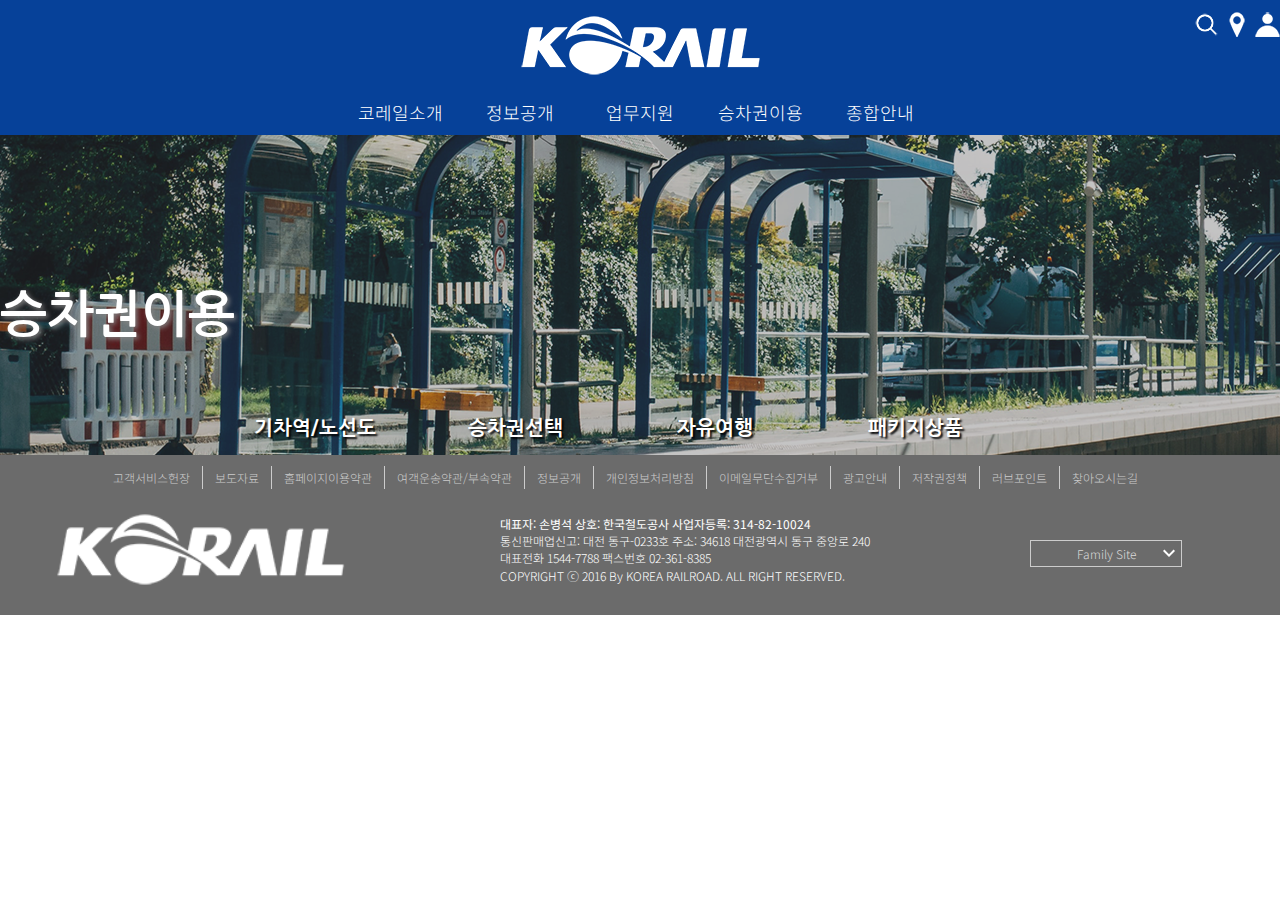
<file: sub4/sub4_1.html>
<!DOCTYPE html>
<html lang="ko">

<head>
    <title>KORAIL</title>
    <meta charset="UTF-8">
    <meta http-equiv="X-UA-Compatible" content="IE=edge">
    <meta name="viewport" content="width=device-width, initial-scale=1.0">
    <!-- 구글 폰트 -->
    <link rel="preconnect" href="https://fonts.gstatic.com">
    <link href="https://fonts.googleapis.com/css2?family=Nanum+Gothic:wght@400;700;800&display=swap" rel="stylesheet">
    <link href="https://fonts.googleapis.com/css2?family=Nanum+Brush+Script&display=swap" rel="stylesheet">
    <link href="https://fonts.googleapis.com/css2?family=Nanum+Brush+Script&family=Noto+Sans+KR:wght@100;300;400;500&display=swap" rel="stylesheet">
    <!-- 개인 css -->
    <link rel="stylesheet" href="../common/css/common.css">
    <link rel="shortcut icon" href="favicon.ico">
    <link rel="stylesheet" href="css/sub4_1.css">
    <script src="https://ajax.googleapis.com/ajax/libs/jquery/3.1.1/jquery.min.js"></script>
    <script src="../common/js/jquery-migrate-1.4.1.min.js"></script>
    <!-- 개인 js -->
    <script src="../common/js/common.js"></script>
</head>

<body>
    <div id="wrap">
        <header id="header">
            <div class="header_inner">
                <div class="header_top">
                    <h1 id="logo"><a href="../index.html"><img src="../common/images/header_logo.png" alt="로고 이미지"></img></a>
                    </h1>
                    <div class="header_icon">
                        <span class="search_icon">검색 아이콘</span>
                        <span class="sitemap_icon">사이트맵 아이콘</span>
                        <span class="login_icon">로그인 아이콘</span>
                    </div>
                </div>
                <div class="header_bottom">
                    <nav id="gnb">
                        <ul class="main_gnb">
                            <li><a href="../sub1/sub1_1.html">코레일소개</a>
                                <ul class="sub_gnb">
                                    <li><a href="../sub1/sub1_1.html">공사소개</a></li>
                                    <li><a href="../sub1/sub1_2.html">CEO</a></li>
                                    <li><a href="../sub1/sub1_3.html">경영전략</a></li>
                                    <li><a href="../sub1/sub1_4.html">인재채용</a></li>
                                    <li><a href="../sub1/sub1_5.html">공지사항</a></li>
                                </ul>
                            </li>
                            <li><a href="../sub2/sub2_1.html">정보공개</a>
                                <ul class="sub_gnb">
                                    <li><a href="../sub2/sub2_1.html">정보공개제도</a></li>
                                    <li><a href="../sub2/sub2_2.html">사전정보공표</a></li>
                                    <li><a href="https://gksqlcch.cafe24.com/g5/bbs/board.php?bo_table=company_g5">사업실명제</a></li>
                                    <li><a href="../sub2/sub2_4.html">자료실</a></li>
                                </ul>
                            </li>
                            <li><a href="../sub3/sub3_1.html">업무지원</a>
                                <ul class="sub_gnb">
                                    <li><a href="../sub3/sub3_1.html">사업분야</a></li>
                                    <li><a href="https://win-win.korail.com/">철도상생플랫폼</a></li>
                                </ul>
                            </li>
                            <li><a href="../sub4/sub4_1.html">승차권이용</a>
                                <ul class="sub_gnb">
                                    <li><a href="../sub4/sub4_1.html">기차역/노선도</a></li>
                                    <li><a href="../sub4/sub4_2.html">승차권선택</a></li>
                                    <li><a href="../sub4/sub4_3.html">자유여행</a></li>
                                    <li><a href="../sub4/sub4_4.html">패키지상품</a></li>
                                </ul>
                            </li>
                            <li><a href="../sub5/sub5_1.html">종합안내</a>
                                <ul class="sub_gnb">
                                    <li><a href="../sub5/sub5_1.html">할인 및 운임안내</a></li>
                                    <li><a href="../sub5/sub5_2.html">코레일 멤버십</a></li>
                                    <li><a href="../sub5/sub5_3.html">고객서비스</a></li>
                                </ul>
                            </li>
                        </ul>
                    </nav>
                </div>
            </div>
            <div class="gnb_box"></div>
        </header>

        <section id="container">
            <h2 class="hidden">컨텐츠 영역</h2>
            <div class="ct_inner">
            <article class="sub_top">
                <h3 class="sub_tit">승차권이용</h3>
                <ul class="depth02">
                    <li><a href="sub4_1.html">기차역/노선도</a></li>
                    <li><a href="sub4_2.html">승차권선택</a></li>
                    <li><a href="sub4_3.html">자유여행</a></li>
                    <li><a href="sub4_4.html">패키지상품</a></li>
                </ul>
            </article>
            </div>
        </section>


        <footer id="footer">
            <div class="footer_inner">
                <div class="footer_top">
                    <ul>
                        <li><a href="https://info.korail.com/mbs/www/subview.jsp?id=www_050701000000">고객서비스헌장</a></li>
                        <li><a
                                href="https://info.korail.com/mbs/www/jsp/board/list.jsp?boardId=9863262&id=www_040200000000">보도자료</a>
                        </li>
                        <li><a
                                href="https://www.letskorail.com/ebizcom/cs/terms/stipulation/EbizcomCsStipulationsw_pol01900.do">홈페이지이용약관</a>
                        </li>
                        <li><a href="https://info.korail.com/mbs/www/subview.jsp?id=www_070100000000">여객운송약관/부속약관</a>
                        </li>
                        <li><a href="https://info.korail.com/mbs/www/subview.jsp?id=www_060101000000">정보공개</a></li>
                        <li><a
                                href="https://www.letskorail.com/ebizcom/cs/terms/privates/EbizcomCsPrivatesw_pol01600.do">개인정보처리방침</a>
                        </li>
                        <li><a
                                href="https://www.letskorail.com/ebizcom/cs/terms/email/EbizcomCsEmailw_pol01300.do">이메일무단수집거부</a>
                        </li>
                        <li><a href="https://www.letskorail.com/ebizcom/ad/process.do">광고안내</a></li>
                        <li><a href="https://info.korail.com/mbs/www/subview.jsp?id=www_070400000000">저작권정책</a></li>
                        <li><a
                                href="https://www.letskorail.com/ebizprd/EbizPrdComKo81111_i1.do?strContrbGrpCd=2007031901&strPgDiv=lvSub">러브포인트</a>
                        </li>
                        <li><a href="../map/map.html">찾아오시는길</a>
                        </li>
                    </ul>
                </div>
                <div class="footer_bottom">
                    <div class="footer_bottom_left">
                        <a href="index.html"><img src="../common/images/footer_logo.png" alt="로고이미지"></a>
                    </div>
                    <div class="footer_bottom_center">
                        <address>
                            <span class="footer_txt_set"> 대표자: 손병석 상호: 한국철도공사 사업자등록: 314-82-10024</span>
                            <br>통신판매업신고: 대전 동구-0233호 주소: 34618 대전광역시 동구 중앙로 240
                        </address>
                        <p>
                            대표전화 1544-7788 팩스번호 02-361-8385<br>
                            COPYRIGHT ⓒ 2016 By KOREA RAILROAD. ALL RIGHT RESERVED.
                        </p>
                    </div>
                    <div class="footer_bottom_right">
                        <div class="select">
                            <a href="#" class="arrow">Family Site</a>
                            <ul class="family_site">
                                <li><a href="http://www.ktxmagazine.com/pages/story/WA/index?entrId=ktx&last=Y"
                                        target="_blank">KTX매거진</a></li>
                                <li><a href="https://win-win.korail.com/" target="_blank">철도상생플랫폼</a></li>
                                <li><a href="http://www.korailwebzine.com/pages/story/MP/index?entrId=korail&last=Y"
                                        target="_blank">한국철도사보</a></li>
                                <li><a href="https://logis.korail.go.kr/index.do" target="_blank">물류정보서비스</a></li>
                                <li><a href="https://info.korail.com/mbs/www/subview.jsp?id=www_030502000000"
                                        target="_blank">윤리경영</a></li>
                                <li><a href="https://ebid.korail.com/" target="_blank">전자조달시스템</a></li>
                                <li><a href="http://railroadmuseum.co.kr/" target="_blank">철도박물관</a></li>
                            </ul>
                        </div>
                    </div>
                </div>
            </div>
        </footer>
        <div class="top_btn">
            <a href="javascript:void(0)"><img src="../common/images/top_btn.png" alt="top버튼"></a>
        </div>
    </div>
    <script>
        AOS.init();
    </script>
</body>

</html>
</file>
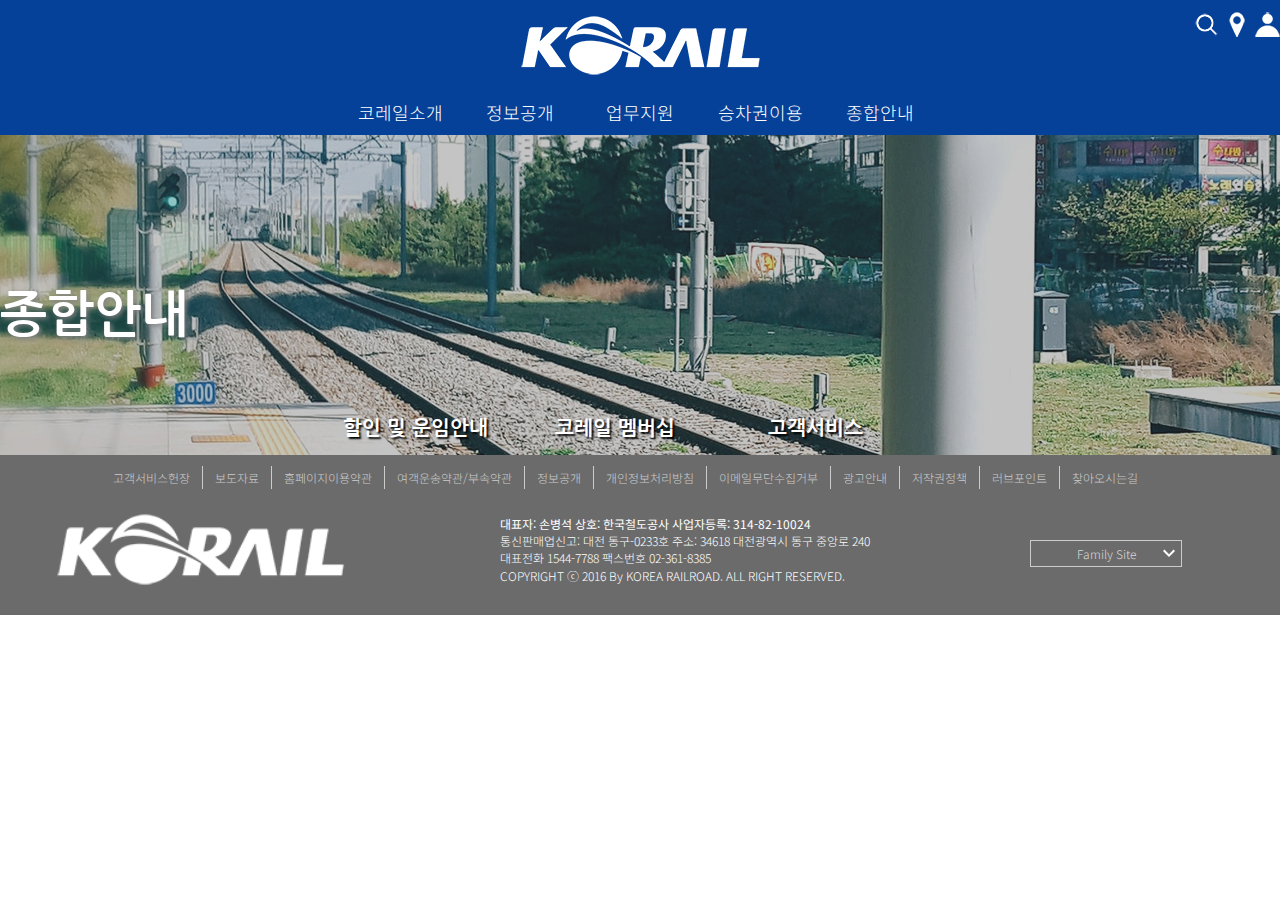
<file: sub5/sub5_1.html>
<!DOCTYPE html>
<html lang="ko">

<head>
    <title>KORAIL</title>
    <meta charset="UTF-8">
    <meta http-equiv="X-UA-Compatible" content="IE=edge">
    <meta name="viewport" content="width=device-width, initial-scale=1.0">
    <!-- 구글 폰트 -->
    <link rel="preconnect" href="https://fonts.gstatic.com">
    <link href="https://fonts.googleapis.com/css2?family=Nanum+Gothic:wght@400;700;800&display=swap" rel="stylesheet">
    <link href="https://fonts.googleapis.com/css2?family=Nanum+Brush+Script&display=swap" rel="stylesheet">
    <link href="https://fonts.googleapis.com/css2?family=Nanum+Brush+Script&family=Noto+Sans+KR:wght@100;300;400;500&display=swap" rel="stylesheet">
    <!-- 개인 css -->
    <link rel="stylesheet" href="../common/css/common.css">
    <link rel="shortcut icon" href="favicon.ico">
    <link rel="stylesheet" href="css/sub5_1.css">
    <script src="https://ajax.googleapis.com/ajax/libs/jquery/3.1.1/jquery.min.js"></script>
    <script src="../common/js/jquery-migrate-1.4.1.min.js"></script>
    <!-- 개인 js -->
    <script src="../common/js/common.js"></script>
</head>

<body>
    <div id="wrap">
        <header id="header">
            <div class="header_inner">
                <div class="header_top">
                    <h1 id="logo"><a href="../index.html"><img src="../common/images/header_logo.png" alt="로고 이미지"></img></a>
                    </h1>
                    <div class="header_icon">
                        <span class="search_icon">검색 아이콘</span>
                        <span class="sitemap_icon">사이트맵 아이콘</span>
                        <span class="login_icon">로그인 아이콘</span>
                    </div>
                </div>
                <div class="header_bottom">
                    <nav id="gnb">
                        <ul class="main_gnb">
                            <li><a href="../sub1/sub1_1.html">코레일소개</a>
                                <ul class="sub_gnb">
                                    <li><a href="../sub1/sub1_1.html">공사소개</a></li>
                                    <li><a href="../sub1/sub1_2.html">CEO</a></li>
                                    <li><a href="../sub1/sub1_3.html">경영전략</a></li>
                                    <li><a href="../sub1/sub1_4.html">인재채용</a></li>
                                    <li><a href="../sub1/sub1_5.html">공지사항</a></li>
                                </ul>
                            </li>
                            <li><a href="../sub2/sub2_1.html">정보공개</a>
                                <ul class="sub_gnb">
                                    <li><a href="../sub2/sub2_1.html">정보공개제도</a></li>
                                    <li><a href="../sub2/sub2_2.html">사전정보공표</a></li>
                                    <li><a href="https://gksqlcch.cafe24.com/g5/bbs/board.php?bo_table=company_g5">사업실명제</a></li>
                                    <li><a href="../sub2/sub2_4.html">자료실</a></li>
                                </ul>
                            </li>
                            <li><a href="../sub3/sub3_1.html">업무지원</a>
                                <ul class="sub_gnb">
                                    <li><a href="../sub3/sub3_1.html">사업분야</a></li>
                                    <li><a href="https://win-win.korail.com/">철도상생플랫폼</a></li>
                                </ul>
                            </li>
                            <li><a href="../sub4/sub4_1.html">승차권이용</a>
                                <ul class="sub_gnb">
                                    <li><a href="../sub4/sub4_1.html">기차역/노선도</a></li>
                                    <li><a href="../sub4/sub4_2.html">승차권선택</a></li>
                                    <li><a href="../sub4/sub4_3.html">자유여행</a></li>
                                    <li><a href="../sub4/sub4_4.html">패키지상품</a></li>
                                </ul>
                            </li>
                            <li><a href="../sub5/sub5_1.html">종합안내</a>
                                <ul class="sub_gnb">
                                    <li><a href="../sub5/sub5_1.html">할인 및 운임안내</a></li>
                                    <li><a href="../sub5/sub5_2.html">코레일 멤버십</a></li>
                                    <li><a href="../sub5/sub5_3.html">고객서비스</a></li>
                                </ul>
                            </li>
                        </ul>
                    </nav>
                </div>
            </div>
            <div class="gnb_box"></div>
        </header>

        <section id="container">
            <h2 class="hidden">컨텐츠 영역</h2>
            <div class="ct_inner">
            <article class="sub_top">
                <h3 class="sub_tit">종합안내</h3>
                <ul class="depth02">
                    <li><a href="sub5_1.html">할인 및 운임안내</a></li>
                    <li><a href="sub5_2.html">코레일 멤버십</a></li>
                    <li><a href="sub5_3.html">고객서비스</a></li>
                </ul>
            </article>
            </div>
        </section>


        <footer id="footer">
            <div class="footer_inner">
                <div class="footer_top">
                    <ul>
                        <li><a href="https://info.korail.com/mbs/www/subview.jsp?id=www_050701000000">고객서비스헌장</a></li>
                        <li><a
                                href="https://info.korail.com/mbs/www/jsp/board/list.jsp?boardId=9863262&id=www_040200000000">보도자료</a>
                        </li>
                        <li><a
                                href="https://www.letskorail.com/ebizcom/cs/terms/stipulation/EbizcomCsStipulationsw_pol01900.do">홈페이지이용약관</a>
                        </li>
                        <li><a href="https://info.korail.com/mbs/www/subview.jsp?id=www_070100000000">여객운송약관/부속약관</a>
                        </li>
                        <li><a href="https://info.korail.com/mbs/www/subview.jsp?id=www_060101000000">정보공개</a></li>
                        <li><a
                                href="https://www.letskorail.com/ebizcom/cs/terms/privates/EbizcomCsPrivatesw_pol01600.do">개인정보처리방침</a>
                        </li>
                        <li><a
                                href="https://www.letskorail.com/ebizcom/cs/terms/email/EbizcomCsEmailw_pol01300.do">이메일무단수집거부</a>
                        </li>
                        <li><a href="https://www.letskorail.com/ebizcom/ad/process.do">광고안내</a></li>
                        <li><a href="https://info.korail.com/mbs/www/subview.jsp?id=www_070400000000">저작권정책</a></li>
                        <li><a
                                href="https://www.letskorail.com/ebizprd/EbizPrdComKo81111_i1.do?strContrbGrpCd=2007031901&strPgDiv=lvSub">러브포인트</a>
                        </li>
                        <li><a href="../map/map.html">찾아오시는길</a>
                        </li>
                    </ul>
                </div>
                <div class="footer_bottom">
                    <div class="footer_bottom_left">
                        <a href="index.html"><img src="../common/images/footer_logo.png" alt="로고이미지"></a>
                    </div>
                    <div class="footer_bottom_center">
                        <address>
                            <span class="footer_txt_set"> 대표자: 손병석 상호: 한국철도공사 사업자등록: 314-82-10024</span>
                            <br>통신판매업신고: 대전 동구-0233호 주소: 34618 대전광역시 동구 중앙로 240
                        </address>
                        <p>
                            대표전화 1544-7788 팩스번호 02-361-8385<br>
                            COPYRIGHT ⓒ 2016 By KOREA RAILROAD. ALL RIGHT RESERVED.
                        </p>
                    </div>
                    <div class="footer_bottom_right">
                        <div class="select">
                            <a href="#" class="arrow">Family Site</a>
                            <ul class="family_site">
                                <li><a href="http://www.ktxmagazine.com/pages/story/WA/index?entrId=ktx&last=Y"
                                        target="_blank">KTX매거진</a></li>
                                <li><a href="https://win-win.korail.com/" target="_blank">철도상생플랫폼</a></li>
                                <li><a href="http://www.korailwebzine.com/pages/story/MP/index?entrId=korail&last=Y"
                                        target="_blank">한국철도사보</a></li>
                                <li><a href="https://logis.korail.go.kr/index.do" target="_blank">물류정보서비스</a></li>
                                <li><a href="https://info.korail.com/mbs/www/subview.jsp?id=www_030502000000"
                                        target="_blank">윤리경영</a></li>
                                <li><a href="https://ebid.korail.com/" target="_blank">전자조달시스템</a></li>
                                <li><a href="http://railroadmuseum.co.kr/" target="_blank">철도박물관</a></li>
                            </ul>
                        </div>
                    </div>
                </div>
            </div>
        </footer>
        <div class="top_btn">
            <a href="javascript:void(0)"><img src="../common/images/top_btn.png" alt="top버튼"></a>
        </div>
    </div>
    <script>
        AOS.init();
    </script>
</body>

</html>
</file>
<file: map/css/map.css>
@charset "utf-8";
/* section#container */
#container{width: 100%; font-family: 'Nanum Gothic', sans-serif;}
#container>.ct_inner{width: 100%; margin-top: 90px; background-image: url(../images/map_top_bg.png);background-position: top center;  background-repeat: no-repeat;}
#container>.ct_inner>.sub_top{width: 1280px; height: 320px; margin: 0 auto;}
#container>.ct_inner>.sub_top>h3.sub_tit{padding-top: 155px; font-size: 50px; font-weight:bold; color: white; text-shadow: 2px 2px 5px rgb(131, 131, 131);}

/* #container .gnb_road */
#container .gnb_road{width: 1280px; height: 50px; margin: 0 auto;border-bottom: 1px solid rgb(141, 141, 141);}
#container .gnb_road>a{float: left; display: block; height: 50px;}
#container .gnb_road>a>img{display: block; margin-top: 5px;}
#container .gnb_road>span{display: inline-block; margin-left: 30px;  line-height: 50px; font-size: 22px;}

/*#container .ct_top*/
.ct_top{position: relative; width: 1280px;height:140px; margin:0 auto; padding-top: 80px; box-sizing: border-box;}
.ct_top>.ct_line{width: 2px; height: 20px; background-color: #666; margin: 0 auto;}
.ct_top>h3.ct_tit{width: 200px; height: 40px; margin: 0 auto;text-align: center; line-height: 40px;font-size: 30px; font-weight: bold;}

 #map{width: 600px; height: 600px; margin-top: 100px; margin-bottom: 150px;}
 .ct_top>.map_txt{position: absolute; top: 200px; right: 0px; width: 500px; height: 650px; padding:25px; box-sizing: border-box; border-radius: 50px; background-color: rgb(226, 239, 255);}
 .ct_top>.map_txt>pre{}
 .ct_top>.map_txt>pre>span.map_t{display: block; width:300px; text-align: center; font-size: 15px; margin:0 auto;}
 .ct_top>.map_txt>pre>span.map_t02{font-size: 15px; font-weight: 500;}
 .ct_top>.map_txt>pre>span.map_t03{font-size: 14px; font-weight: 400;}
 .ct_top>.map_txt>figure{width: 100%; text-align: center;margin: 15px;}
 .ct_top>.map_txt>figure>img{display: block; width: 65%; margin: 0 auto; }
 .ct_top>.map_txt>figure>figcaption{font-size: 15px; font-weight: 500;height:50px; line-height: 50px;}
</file>
<file: sub1/css/sub1_2.css>
@charset "utf-8";
/* section#container */
#container{width: 100%; font-family: 'Nanum Gothic', sans-serif;}
#container>.ct_inner{width:100%;  margin-top: 90px; background-image: url(../images/sub_top_bg.png);background-position: top center;  background-repeat: no-repeat;}
#container>.ct_inner>.sub_top{width: 1280px; height: 320px; margin: 0 auto;}
#container>.ct_inner>.sub_top>h3.sub_tit{padding-top: 155px; font-size: 50px; font-weight:bold; color: white; text-shadow: 2px 2px 5px rgb(131, 131, 131);}
#container>.ct_inner>.sub_top>ul.depth02{overflow: hidden; width: 850px; height: 30px; margin: 0 auto; margin-top: 75px;}
#container>.ct_inner>.sub_top>ul.depth02>li{overflow: hidden; float: left; width: 170px; height: 30px;}
#container>.ct_inner>.sub_top>ul.depth02>li:hover>a{border-bottom: 2px solid rgb(0, 195, 255); color: #fff;  text-shadow: 2px 2px 5px #000}
#container>.ct_inner>.sub_top>ul.depth02>li>a{display: block; width: 150px; height: 28px; color: #fff; text-shadow: 2px 2px 2px #000; font-size: 20px; text-align: center; line-height: 28px; font-weight:700;}
/* #container .gnb_road */
#container .gnb_road{width: 1280px; height: 50px; margin: 0 auto;border-bottom: 1px solid rgb(141, 141, 141);}
#container .gnb_road>a{float: left; display: block; height: 50px;}
#container .gnb_road>a>img{display: block; margin-top: 5px;}
#container .gnb_road>span{display: inline-block; margin-left: 30px;  line-height: 50px; font-size: 22px;}
/*#container .ct_top*/
.ct_top{width: 1280px;height:140px; margin:0 auto; padding-top: 80px; box-sizing: border-box;}
.ct_top>.ct_line{width: 2px; height: 20px; background-color: #666; margin: 0 auto;}
.ct_top>h3.ct_tit{width: 180px; height: 40px; margin: 0 auto;text-align: center; line-height: 40px;font-size: 30px; font-weight: bold;}

/* #container .ceo_wrap */
.ceo_wrap{width: 1280px; height: 600px; margin: 0 auto; padding-top: 80px; background-image: url(../images/ceo_bg.png); background-repeat: no-repeat; background-position: bottom right;}
.ceo_wrap>span{float:left; display:block;font-size: 15px;  text-align:right;}
.ceo_wrap>span>img{display: block;width: 450px; height: 450px;}
.ceo_wrap>.ceo_txt{float: right; width: 600px; height: 500px;}
.ceo_wrap>.ceo_txt>pre{font-size: 14px;}
.ceo_wrap>.ceo_txt>pre>span{font-size: 30px; font-weight: 500; color: #092159; text-align: center;}
</file>
<file: sub1/css/sub1_3.css>
@charset "utf-8";
/* section#container */
#container{width: 100%; font-family: 'Nanum Gothic', sans-serif;}
#container>.ct_inner{width:100%;  margin-top: 90px; background-image: url(../images/sub_top_bg.png);background-position: top center;  background-repeat: no-repeat;}
#container>.ct_inner>.sub_top{width: 1280px; height: 320px; margin: 0 auto;}
#container>.ct_inner>.sub_top>h3.sub_tit{padding-top: 155px; font-size: 50px; font-weight:bold; color: white; text-shadow: 2px 2px 5px rgb(131, 131, 131);}
#container>.ct_inner>.sub_top>ul.depth02{overflow: hidden; width: 850px; height: 30px; margin: 0 auto; margin-top: 75px;}
#container>.ct_inner>.sub_top>ul.depth02>li{overflow: hidden; float: left; width: 170px; height: 30px;}
#container>.ct_inner>.sub_top>ul.depth02>li:hover>a{border-bottom: 2px solid rgb(0, 195, 255); color: #fff;  text-shadow: 2px 2px 5px #000}
#container>.ct_inner>.sub_top>ul.depth02>li>a{display: block; width: 150px; height: 28px; color: #fff; text-shadow: 2px 2px 2px #000; font-size: 20px; text-align: center; line-height: 28px; font-weight:700;}
/* #container .gnb_road */
#container .gnb_road{width: 1280px; height: 50px; margin: 0 auto;border-bottom: 1px solid rgb(141, 141, 141);}
#container .gnb_road>a{float: left; display: block; height: 50px;}
#container .gnb_road>a>img{display: block; margin-top: 5px;}
#container .gnb_road>span{display: inline-block; margin-left: 30px;  line-height: 50px; font-size: 22px;}
/*#container .ct_top*/
.ct_top{width: 1280px; margin:0 auto; padding-top: 80px; box-sizing: border-box;}
.ct_top>.ct_line{width: 2px; height: 20px; background-color: #666; margin: 0 auto;}
.ct_top>h3.ct_tit{width: 120px; height: 40px; margin: 0 auto;text-align: center; line-height: 40px;font-size: 30px; font-weight: bold;}
.ct_top>img{display: block; width: 100%;}
</file>
<file: sub1/css/sub1_4.css>
@charset "utf-8";
/* section#container */
#container{width: 100%; font-family: 'Nanum Gothic', sans-serif;}
#container>.ct_inner{width:100%; margin-top: 90px; background-image: url(../images/sub_top_bg.png);background-position: top center;  background-repeat: no-repeat;}
#container>.ct_inner>.sub_top{width: 1280px; height: 320px; margin: 0 auto;}
#container>.ct_inner>.sub_top>h3.sub_tit{padding-top: 155px; font-size: 50px; font-weight:bold; color: white; text-shadow: 2px 2px 5px rgb(131, 131, 131);}
#container>.ct_inner>.sub_top>ul.depth02{overflow: hidden; width: 850px; height: 30px; margin: 0 auto; margin-top: 75px;}
#container>.ct_inner>.sub_top>ul.depth02>li{overflow: hidden; float: left; width: 170px; height: 30px;}
#container>.ct_inner>.sub_top>ul.depth02>li:hover>a{border-bottom: 2px solid rgb(0, 195, 255); color: #fff;  text-shadow: 2px 2px 5px #000}
#container>.ct_inner>.sub_top>ul.depth02>li>a{display: block; width: 150px; height: 28px; color: #fff; text-shadow: 2px 2px 2px #000; font-size: 20px; text-align: center; line-height: 28px; font-weight:700;}
/* #container .gnb_road */
#container .gnb_road{width: 1280px; height: 50px; margin: 0 auto;border-bottom: 1px solid rgb(141, 141, 141);}
#container .gnb_road>a{float: left; display: block; height: 50px;}
#container .gnb_road>a>img{display: block; margin-top: 5px;}
#container .gnb_road>span{display: inline-block; margin-left: 30px;  line-height: 50px; font-size: 22px;}
/*#container .ct_top*/
.ct_top{width: 1280px;margin:0 auto; padding-top: 80px; box-sizing: border-box;}
.ct_top>.ct_line{width: 2px; height: 20px; background-color: #666; margin: 0 auto;}
.ct_top>h3.ct_tit{width: 120px; height: 40px; margin: 0 auto;text-align: center; line-height: 40px;font-size: 30px; font-weight: bold;}
.ct_top>img{display: block; width: 100%;}
</file>
<file: sub1/css/sub1_5.css>
@charset "utf-8";
/* section#container */
#container{width: 100%; font-family: 'Nanum Gothic', sans-serif;}
#container>.ct_inner{width:100%; margin-top: 90px; background-image: url(../images/sub_top_bg.png);background-position: top center;  background-repeat: no-repeat;}
#container>.ct_inner>.sub_top{width: 1280px; height: 320px; margin: 0 auto;}
#container>.ct_inner>.sub_top>h3.sub_tit{padding-top: 155px; font-size: 50px; font-weight:bold; color: white; text-shadow: 2px 2px 5px rgb(131, 131, 131);}
#container>.ct_inner>.sub_top>ul.depth02{overflow: hidden; width: 850px; height: 30px; margin: 0 auto; margin-top: 75px;}
#container>.ct_inner>.sub_top>ul.depth02>li{overflow: hidden; float: left; width: 170px; height: 30px;}
#container>.ct_inner>.sub_top>ul.depth02>li:hover>a{border-bottom: 2px solid rgb(0, 195, 255); color: #fff;  text-shadow: 2px 2px 5px #000}
#container>.ct_inner>.sub_top>ul.depth02>li>a{display: block; width: 150px; height: 28px; color: #fff; text-shadow: 2px 2px 2px #000; font-size: 20px; text-align: center; line-height: 28px; font-weight:700;}
/* #container .gnb_road */
#container .gnb_road{width: 1280px; height: 50px; margin: 0 auto;border-bottom: 1px solid rgb(141, 141, 141);}
#container .gnb_road>a{float: left; display: block; height: 50px;}
#container .gnb_road>a>img{display: block; margin-top: 5px;}
#container .gnb_road>span{display: inline-block; margin-left: 30px;  line-height: 50px; font-size: 22px;}
/*#container .ct_top*/
.ct_top{width: 1600px;margin:0 auto; padding-top: 80px; box-sizing: border-box;}
.ct_top>.ct_line{width: 2px; height: 20px; background-color: #666; margin: 0 auto;}
.ct_top>h3.ct_tit{width: 120px; height: 40px; margin: 0 auto;text-align: center; line-height: 40px;font-size: 30px; font-weight: bold;}
.ct_top>img{display: block; width: 100%;}
</file>
<file: sub2/css/sub2_1.css>
@charset "utf-8";
/* section#container */
#container{width: 100%; font-family: 'Nanum Gothic', sans-serif;}
#container>.ct_inner{width:100%;margin-top: 90px; background-image: url(../images/sub_top_bg.png);background-position: top center;  background-repeat: no-repeat;}
#container>.ct_inner>.sub_top{width: 1280px; height: 320px; margin: 0 auto;}
#container>.ct_inner>.sub_top>h3.sub_tit{padding-top: 155px; font-size: 50px; font-weight:bold; color: white; text-shadow: 2px 2px 5px rgb(131, 131, 131);}
#container>.ct_inner>.sub_top>ul.depth02{overflow: hidden; width: 850px; height: 30px; margin: 0 auto; margin-top: 75px;}
#container>.ct_inner>.sub_top>ul.depth02>li{overflow: hidden; float: left; width: 210px; height: 30px;}
#container>.ct_inner>.sub_top>ul.depth02>li:hover>a{border-bottom: 2px solid rgb(0, 195, 255); color: #fff;  text-shadow: 2px 2px 5px #000}
#container>.ct_inner>.sub_top>ul.depth02>li>a{display: block; width: 150px; height: 28px; color: #fff; text-shadow: 2px 2px 2px #000; font-size: 20px; text-align: center; line-height: 28px; font-weight:700;}
/* #container .gnb_road */
#container .gnb_road{width: 1280px; height: 50px; margin: 0 auto;border-bottom: 1px solid rgb(141, 141, 141); }
#container .gnb_road>a{float: left; display: block; height: 50px;}
#container .gnb_road>a>img{display: block; margin-top: 5px;}
#container .gnb_road>span{display: inline-block; margin-left: 30px;  line-height: 50px; font-size: 22px;}

/*#container .ct_top*/
.ct_top{width: 1280px;height:240px; margin:0 auto; padding-top: 80px; box-sizing: border-box;}
.ct_top>.ct_line{width: 2px; height: 20px; background-color: #666; margin: 0 auto;}
.ct_top>h3.ct_tit{width: 200px; height: 40px; margin: 0 auto;text-align: center; line-height: 40px;font-size: 30px; font-weight: bold;}
.ct_top>p{padding-top: 50px; width: 100%; height: 100px; text-align: center; font-size: 20px; font-weight: 600; box-sizing: border-box;}

/* #container .ct_btn */
.ct_btn{width: 1280px; height: 85px; margin: 0 auto; margin-top: 45px; }
.ct_btn>ul{width: 1150px; height: 40px; margin:0 auto;}
.ct_btn>ul>li{float: left; width: 250px; height: 40px; margin-right: 50px; border-radius: 10px; background-color: #DFDFDF; box-shadow: 2px 2px 2px rgb(174, 174, 174);}
.ct_btn>ul>li:last-child{margin-right: 0;}
.ct_btn>ul>li>a{display: block;width: 250px; height: 40px; font-size: 18px; font-weight: 500; line-height: 40px; text-align: center;}

/* #container .ct_box */
.ct_box{width: 1064px; height: 955px; margin: 0 auto;}
.ct_box>div{width:100%;margin-bottom: 30px; background-color: #D7E4F0; border-radius: 25px; padding:25px; box-shadow: 2px 2px 2px rgb(174, 174, 174);}
.ct_box>div>p{float:left; width: 250px;font-size: 25px; text-align: center; font-weight: bold;}
.ct_box>div>pre{float: left; width: 700px; height: 230px;font-size: 14px; line-height: 25px;}
.ct_box>div>pre>span{font-size: 16px; font-weight: 500;}
.ct_box>div.txt_box1{height: 233px;}
.ct_box>div.txt_box1>p{height: 230px; line-height: 230px;}
.ct_box>div.txt_box2{height: 150px;}
.ct_box>div.txt_box2>p{height: 150px; line-height: 38px;}
.ct_box>div.txt_box3{height: 360px; margin-bottom: 0px;}
.ct_box>div.txt_box3>p{height: 360px; line-height: 360px;}

/* #container .ct_table */
.ct_table{width: 1280px; height: 615px; margin: 0 auto; margin-top: 50px;}
.content_tit{font-size: 25px; font-weight: bold;}
.ct_table>table{width: 1000px; height: 550px; margin:0 auto; margin-top: 30px; border-top: 2px double rgb(213, 233, 255);border-bottom: 2px double rgb(213, 233, 255);}
.ct_table>table>thead{width: 1000px; height: 50px; text-align: center;font-size: 15px; background-color: rgb(188, 228, 255);}
.ct_table>table>thead>tr{width: 250px; border-bottom: 1px solid rgb(235, 240, 255);}
.ct_table>table>thead>th{width: 250px; }
.ct_table>table>tbody{width: 1000px; height: 500px; text-align: center;font-size: 15px;}
.ct_table>table>tbody>tr{width: 250px; height: 38px;border-bottom: 1px solid rgb(235, 240, 255);}
.ct_table>table>tbody>th{width: 250px; height: 38px;}
.ct_table>table>tbody>td{width: 250px; height: 38px;}

/* #container .ct_progress */
.ct_progress{width: 1280px; height: 1350px;margin:0 auto; margin-top: 50px;}
.ct_progress>img{display: block;width: 50%; margin: 0 auto;}
.ct_progress>div.pt{width:1064px; margin:0 auto;margin-top: 30px; background-color: #fffde0; border-radius: 25px; padding:25px; box-shadow: 2px 2px 2px rgb(174, 174, 174);}
.ct_progress>div.pt>p{float:left; width: 250px;font-size: 25px; text-align: center; font-weight: bold;}
.ct_progress>div.pt>pre{float: left; width: 700px; height: 230px;font-size: 14px; line-height: 18px;}
.ct_progress>div.pt>pre>span{font-size: 16px; font-weight: 500;}
.ct_progress>.progress_txt1{height: 230px;}
.ct_progress>.progress_txt1>p{height: 230px; line-height: 230px;}
.ct_progress>.progress_txt2{height:350px;}
.ct_progress>.progress_txt2>p{height: 350px; line-height: 180px;}
</file>
<file: sub2/css/sub2_2.css>
@charset "utf-8";
/* section#container */
#container{width: 100%; font-family: 'Nanum Gothic', sans-serif;}
#container>.ct_inner{width:100%;margin-top: 90px; background-image: url(../images/sub_top_bg.png);background-position: top center;  background-repeat: no-repeat;}
#container>.ct_inner>.sub_top{width: 1280px; height: 320px; margin: 0 auto;}
#container>.ct_inner>.sub_top>h3.sub_tit{padding-top: 155px; font-size: 50px; font-weight:bold; color: white; text-shadow: 2px 2px 5px rgb(131, 131, 131);}
#container>.ct_inner>.sub_top>ul.depth02{overflow: hidden; width: 850px; height: 30px; margin: 0 auto; margin-top: 75px;}
#container>.ct_inner>.sub_top>ul.depth02>li{overflow: hidden; float: left; width: 210px; height: 30px;}
#container>.ct_inner>.sub_top>ul.depth02>li:hover>a{border-bottom: 2px solid rgb(0, 195, 255); color: #fff;  text-shadow: 2px 2px 5px #000}
#container>.ct_inner>.sub_top>ul.depth02>li>a{display: block; width: 150px; height: 28px; color: #fff; text-shadow: 2px 2px 2px #000; font-size: 20px; text-align: center; line-height: 28px; font-weight:700;}

/* #container .gnb_road */
#container .gnb_road{width: 1280px; height: 50px; margin: 0 auto;border-bottom: 1px solid rgb(141, 141, 141);}
#container .gnb_road>a{float: left; display: block; height: 50px;}
#container .gnb_road>a>img{display: block; margin-top: 5px;}
#container .gnb_road>span{display: inline-block; margin-left: 30px;  line-height: 50px; font-size: 22px;}

/*#container .ct_top*/
.ct_top{width: 1280px; margin:0 auto; padding-top: 80px; box-sizing: border-box;}
.ct_top>.ct_line{width: 2px; height: 20px; background-color: #666; margin: 0 auto;}
.ct_top>h3.ct_tit{width:250px; height: 40px; margin: 0 auto;text-align: center; line-height: 40px;font-size: 30px; font-weight: bold;}
.ct_top>img{display: block; width: 100%;}
</file>
<file: sub2/css/sub2_3.css>
@charset "utf-8";
/* section#container */
#container{width: 100%; overflow: hidden; font-family: 'Nanum Gothic', sans-serif;}
#container>.ct_inner{width:100%; margin-top: 100px; background-image: url(../images/sub_top_bg.png);background-position: top center;  background-repeat: no-repeat;}
#container>.ct_inner>.sub_top{width: 1280px; height: 320px; margin: 0 auto;}
#container>.ct_inner>.sub_top>h3.sub_tit{padding-top: 155px; font-size: 50px; font-weight:bold; color: white; text-shadow: 2px 2px 5px rgb(131, 131, 131);}
#container>.ct_inner>.sub_top>ul.depth02{overflow: hidden; width: 850px; height: 30px; margin: 0 auto; margin-top: 70px;}
#container>.ct_inner>.sub_top>ul.depth02>li{overflow: hidden; float: left; width: 210px; height: 30px;}
#container>.ct_inner>.sub_top>ul.depth02>li:hover>a{border-bottom: 2px solid rgb(0, 195, 255); color: #fff;  text-shadow: 2px 2px 5px #000}
#container>.ct_inner>.sub_top>ul.depth02>li>a{display: block; width: 150px; height: 28px; color: #fff; text-shadow: 2px 2px 2px #000; font-size: 20px; text-align: center; line-height: 28px; font-weight:700;}

/* #container .gnb_road */
#container .gnb_road{width: 1280px; height: 50px; margin: 0 auto;border-bottom: 1px solid rgb(141, 141, 141);}
#container .gnb_road>a{float: left; display: block; height: 50px;}
#container .gnb_road>a>img{display: block; margin-top: 5px;}
#container .gnb_road>span{display: inline-block; margin-left: 30px;  line-height: 50px; font-size: 22px;}

/*#container .ct_top*/
.ct_top{width: 1280px;height:240px; margin:0 auto; padding-top: 80px;}
.ct_top>.ct_line{width: 2px; height: 20px; background-color: #666; margin: 0 auto;}
.ct_top>h3.ct_tit{width: 200px; height: 40px; margin: 0 auto;text-align: center; line-height: 40px;font-size: 30px; font-weight: bold;}
.ct_top>p{padding-top: 50px; width: 100%; height: 100px; text-align: center; font-size: 20px; font-weight: 600;}

/*#container .ct_info*/
.ct_info{width:1280px;overflow: hidden; margin: 0 auto; margin-top: 50px;}
.ct_info .ct_info_tit{float:left; width: 300px; height: 200px; text-align: center; line-height: 200px; font-size: 30px; font-weight: bold;}
.ct_info>.ct_info_input{width: 100%;height: 200px; background-color: #D7E4F0; border-radius: 15px; box-shadow:2px 2px 2px #000;}

.ct_info>.ct_info_input>.input_box{float: left; width: 900px; height: 200px;}

.ct_info>.ct_info_input>.input_box>ul.input_date{width: 900px; height: 50px;}
.ct_info>.ct_info_input>.input_box>.input_date>li{float: left; width:200px; height:40px; line-height: 40px; font-weight: 500; text-align: center;font-size: 18px; margin-top: 10px; margin-right: 25px; background-color: #fff; border-radius: 5px;}

.ct_info>.ct_info_input>.input_box>ul.input_text{width: 900px; height:150px;}
.ct_info>.ct_info_input>.input_box>ul.input_text>li{position:relative; float: left;width: 225px; height: 100px; margin: 25px 0;line-height: 25px;font-size: 16px; font-weight: 500; text-align: center;}
.ct_info>.ct_info_input>.input_box>ul.input_text>li>span{font-size: 14px;}
.ct_info>.ct_info_input>.input_box>ul.input_text>li>img{position: absolute; top: 15px; right: -20px; display:block; width: 50px; height: 50px;}

.ct_info>.ct_info_progress{ width: 100%; height: 200px; margin: 50px 0; background-color: #D7E4F0; border-radius: 15px; box-shadow:2px 2px 2px #000;}
.ct_info>.ct_info_progress>ul.progress_txt{float: left;width: 900px; height:200px;}
.ct_info>.ct_info_progress>.progress_txt>li{position:relative; float: left;width: 225px; height: 100px; margin:60px 0;color: darkblue; line-height: 25px; font-size: 16px; font-weight: 600; text-align: center;}
.ct_info>.ct_info_progress>.progress_txt>li>span{font-size: 14px;color: #000; font-weight: 500;}
.ct_info>.ct_info_progress>.progress_txt>li>img{position: absolute; top: 15px; right: -20px; display:block; width: 50px; height: 50px;}

.company_g5{width: 100%; margin-top: 80px;}
.company_g5>.company_g5_inner{width: 1280px;margin: 0 auto;}
</file>
<file: sub2/css/sub2_4.css>
@charset "utf-8";
/* section#container */
#container{width: 100%; font-family: 'Nanum Gothic', sans-serif;}
#container>.ct_inner{width:100%;margin-top: 90px; background-image: url(../images/sub_top_bg.png);background-position: top center;  background-repeat: no-repeat;}
#container>.ct_inner>.sub_top{width: 1280px; height: 320px; margin: 0 auto;}
#container>.ct_inner>.sub_top>h3.sub_tit{padding-top: 155px; font-size: 50px; font-weight:bold; color: white; text-shadow: 2px 2px 5px rgb(131, 131, 131);}
#container>.ct_inner>.sub_top>ul.depth02{overflow: hidden; width: 850px; height: 30px; margin: 0 auto; margin-top: 75px;}
#container>.ct_inner>.sub_top>ul.depth02>li{overflow: hidden; float: left; width: 210px; height: 30px;}
#container>.ct_inner>.sub_top>ul.depth02>li:hover>a{border-bottom: 2px solid rgb(0, 195, 255); color: #fff;  text-shadow: 2px 2px 5px #000}
#container>.ct_inner>.sub_top>ul.depth02>li>a{display: block; width: 150px; height: 28px; color: #fff; text-shadow: 2px 2px 2px #000; font-size: 20px; text-align: center; line-height: 28px; font-weight:700;}
/* #container .gnb_road */
#container .gnb_road{width: 1280px; height: 50px; margin: 0 auto;border-bottom: 1px solid rgb(141, 141, 141);}
#container .gnb_road>a{float: left; display: block; height: 50px;}
#container .gnb_road>a>img{display: block; margin-top: 5px;}
#container .gnb_road>span{display: inline-block; margin-left: 30px;  line-height: 50px; font-size: 22px;}

/*#container .ct_top*/
.ct_top{width: 1600px; margin:0 auto; padding-top: 0px; margin-top: 30px; box-sizing: border-box;}
.ct_top>img{display: block; width: 100%;}
</file>
<file: sub3/css/sub3_1.css>
@charset "utf-8";
/* section#container */
#container{width: 100%; font-family: 'Nanum Gothic', sans-serif;}
#container>.ct_inner{width:100%;  margin-top: 90px; background-image: url(../images/sub_top_bg.png);background-position: top center;  background-repeat: no-repeat;}
#container>.ct_inner>.sub_top{width: 1280px; height: 320px; margin: 0 auto;}
#container>.ct_inner>.sub_top>h3.sub_tit{padding-top: 155px; font-size: 50px; font-weight:bold; color: white; text-shadow: 2px 2px 5px rgb(131, 131, 131);}
#container>.ct_inner>.sub_top>ul.depth02{overflow: hidden; width: 500px; height: 30px; margin: 0 auto; margin-top: 75px;}
#container>.ct_inner>.sub_top>ul.depth02>li{overflow: hidden; float: left; width: 250px; height: 30px;}
#container>.ct_inner>.sub_top>ul.depth02>li:hover>a{border-bottom: 2px solid rgb(0, 195, 255); color: #fff;  text-shadow: 2px 2px 5px #000}
#container>.ct_inner>.sub_top>ul.depth02>li>a{display: block; width: 150px; height: 28px; color: #fff; text-shadow: 2px 2px 2px #000; font-size: 20px; text-align: center; line-height: 28px; font-weight:700;}
/* #container .gnb_road */
#container .gnb_road{width: 1280px; height: 50px; margin: 0 auto;border-bottom: 1px solid rgb(141, 141, 141);}
#container .gnb_road>a{float: left; display: block; height: 50px;}
#container .gnb_road>a>img{display: block; margin-top: 5px;}
#container .gnb_road>span{display: inline-block; margin-left: 30px;  line-height: 50px; font-size: 22px;}
/*#container .ct_top*/
.ct_top{width: 1600px; margin:0 auto; padding-top: 80px; box-sizing: border-box;}
.ct_top>.ct_line{width: 2px; height: 20px; background-color: #666; margin: 0 auto;}
.ct_top>h3.ct_tit{width: 120px; height: 40px; margin: 0 auto;text-align: center; line-height: 40px;font-size: 30px; font-weight: bold;}
.ct_top>img{display: block; width: 100%;}
</file>
<file: sub4/css/sub4_1.css>
@charset "utf-8";
/* section#container */
#container{width: 100%; font-family: 'Nanum Gothic', sans-serif;}
#container>.ct_inner{width:100%;  margin-top: 135px; background-image: url(../images/sub_top_bg.png);background-position: 0 center;  background-repeat: no-repeat;}
#container>.ct_inner>.sub_top{width: 1280px; height: 320px; margin: 0 auto;}
#container>.ct_inner>.sub_top>h3.sub_tit{padding-top: 155px; font-size: 50px; font-weight:bold; color: white; text-shadow: 2px 2px 5px rgb(131, 131, 131);}
#container>.ct_inner>.sub_top>ul.depth02{overflow: hidden; width: 800px; height: 30px; margin: 0 auto; margin-top: 75px;}
#container>.ct_inner>.sub_top>ul.depth02>li{overflow: hidden; float: left; width: 200px; height: 30px;}
#container>.ct_inner>.sub_top>ul.depth02>li:hover>a{border-bottom: 2px solid rgb(0, 195, 255); color: #fff;  text-shadow: 2px 2px 5px #000}
#container>.ct_inner>.sub_top>ul.depth02>li>a{display: block; width: 150px; height: 28px; color: #fff; text-shadow: 2px 2px 2px #000; font-size: 20px; text-align: center; line-height: 28px; font-weight:700;}
</file>
<file: sub5/css/sub5_1.css>
@charset "utf-8";
/* section#container */
#container{width: 100%; font-family: 'Nanum Gothic', sans-serif;}
#container>.ct_inner{width:100%; margin-top: 135px; background-image: url(../images/sub_top_bg.png);background-position: 0 center;  background-repeat: no-repeat;}
#container>.ct_inner>.sub_top{width: 1280px; height: 320px; margin: 0 auto;}
#container>.ct_inner>.sub_top>h3.sub_tit{padding-top: 155px; font-size: 50px; font-weight:bold; color: white; text-shadow: 2px 2px 5px rgb(131, 131, 131);}
#container>.ct_inner>.sub_top>ul.depth02{overflow: hidden; width: 600px; height: 30px; margin: 0 auto; margin-top: 75px;}
#container>.ct_inner>.sub_top>ul.depth02>li{overflow: hidden; float: left; width: 200px; height: 30px;}
#container>.ct_inner>.sub_top>ul.depth02>li:hover>a{border-bottom: 2px solid rgb(0, 195, 255); color: #fff;  text-shadow: 2px 2px 5px #000}
#container>.ct_inner>.sub_top>ul.depth02>li>a{display: block; width: 150px; height: 28px; color: #fff; text-shadow: 2px 2px 2px #000; font-size: 20px; text-align: center; line-height: 28px; font-weight:700;}
</file>
<file: common/css/common.css>
@charset "utf-8";

/* base(reset) */
body,input,textarea,select,button,table,pre{font-family: 'Noto Sans KR', sans-serif;font-weight:300; font-size:12px; color: #333;}
*{margin:0;padding:0}
h1,h2,h3,h4,h5,h6{font-weight:normal;font-size:100%;}
ul,ol,li{list-style:none;}
fieldset,img{border:0; vertical-align:top;}
address{font-style:normal;}
/* 어드레스는 쓰면 기울어져서(이탤릭) 나오기때문에 normal설정해준다. */
table{border-collapse: collapse;}
header,footer,nav,section,article,hgroup,aside{display: block;}
/* 혹시 html5이전버전 사용시 인라인으로 인식하기 때문에 블럭으로 한번더 강제적으로 변환해서 작업한다. */
p,li,dd{line-height: 1.5em; text-align: justify;}
.hidden{position: absolute; width: 1px; height: 1px; overflow: hidden;left: -1000%; color: #fff;}
/* a-style */
a{color:#333;text-decoration:none;}
a:hover,a:active,a:focus{color:#333;text-decoration:none;}
/* skipNav */
#skip_nav{position:relative; width:100%;overflow:hidden;}
#skip_nav a{display:block; height:1px; margin-bottom:-1px;overflow:hidden; text-align:center; text-decoration:none; color:#333;font-size:12px;}
#skip_nav a:hover,#skip_nav a:focus,#skip_nav a:active{
display:block;height:auto;padding:5px 0; background:#f2f2f2;}

/* layout */
#wrap{overflow: hidden; width: 100%;}
#header{position: fixed; z-index:100; width:100%; height: 135px;background-color: #064199;;}
#footer{width:100%; height: 160px; background-color: #6b6b6b;}

/*#header*/
.header_inner{position:relative; width: 1280px; margin: 0 auto;}
.header_inner>.header_top{height: 90px;}
.header_inner>.header_top>#logo{width: 250px; height: 100px; margin:0 auto;}
.header_inner>.header_top>#logo>a{display: block; width: 250px; height: 100px;}
.header_inner>.header_top>#logo>a>img{display: block; width: 100%;}
.header_inner>.header_top>.header_icon{position:absolute; top: 12px; right: 0px;}
.header_inner>.header_top>.header_icon>span{display: inline-block;text-indent: -9999px; width: 25px; height: 25px;background-repeat: no-repeat;}
.header_inner>.header_top>.header_icon .search_icon{ background-image: url(../images/search_icon.png);}
.header_inner>.header_top>.header_icon .search_icon:hover{background-image: url(../images/ho_search_icon.png);}
.header_inner>.header_top>.header_icon .sitemap_icon{margin-left: 5px;background-image: url(../images/sitemap_icon.png);}
.header_inner>.header_top>.header_icon .sitemap_icon:hover{background-image: url(../images/ho_sitemap_icon.png);}
.header_inner>.header_top>.header_icon .login_icon{ background-image: url(../images/login_icon.png);}
.header_inner>.header_top>.header_icon .login_icon:hover{background-image: url(../images/ho_login_icon.png);}

.header_inner>.header_bottom{height: 45px;}
#gnb{width:600px; margin:0 auto;}
#gnb>.main_gnb{overflow: hidden; width: 600px;}
#gnb>.main_gnb>li{float: left;}
#gnb>.main_gnb>li>a{display: block; width: 120px; height: 45px; text-align:center; line-height: 45px; color: #fff; font-size: 18px;}
#gnb>.main_gnb>li>a:hover{font-size: 19px;}

#gnb .main_gnb .sub_gnb{display: none;}
#gnb .main_gnb .sub_gnb>li{ width: 120px; height: 40px;}
#gnb .main_gnb .sub_gnb>li:hover{background-color: #fff;}
#gnb .main_gnb .sub_gnb>li>a{display: block; width: 120px; height: 40px; line-height: 40px; text-align:center;font-size: 15px; color: #fff;}
#gnb .main_gnb .sub_gnb>li:hover>a{color:#000;}
#header .gnb_box{display: none; width: 100%; height: 200px;border-bottom: 3px solid #fff; background-color: #2766cc;}

/* #footer */
#footer>.footer_inner{width: 1280px; height: 160px; margin: 0 auto;}
#footer>.footer_inner>.footer_top{width:100%; height: 40px; padding-top: 5px; box-sizing: border-box;}
#footer>.footer_inner>.footer_top>ul{overflow: hidden;width: 1055px; margin: 0 auto;}
#footer>.footer_inner>.footer_top>ul>li{float: left; margin-top: 6px; padding:0 12px; border-right: 1px solid #ccc;}
#footer>.footer_inner>.footer_top>ul>li:first-child{padding-left: 0px;}
#footer>.footer_inner>.footer_top>ul>li:last-child{padding-right: 0px; border-right:none;}
#footer>.footer_inner>.footer_top>ul>li>a{display: block;height: 23px; line-height: 23px; text-align: center; color: #ccc;}
#footer>.footer_inner>.footer_top>ul>li>a:hover{color: #fff;}
#footer>.footer_inner>.footer_bottom{position: relative; height: 120px;}


#footer>.footer_inner>.footer_bottom>.footer_bottom_left{float: left; width: 300px; height: 120px; padding-left: 50px;}
#footer>.footer_inner>.footer_bottom>.footer_bottom_left>a{display: block; width: 100%;}
#footer>.footer_inner>.footer_bottom>.footer_bottom_left>a>img{display: block; width: 100%;}


#footer>.footer_inner>.footer_bottom>.footer_bottom_center{float: left; width: 500px; height: 120px; margin-left: 150px;}
#footer>.footer_inner>.footer_bottom>.footer_bottom_center>address{color: #fff; margin-top: 20px;}
#footer>.footer_inner>.footer_bottom>.footer_bottom_center>address>span.footer_txt_set{font-weight: 400;}
#footer>.footer_inner>.footer_bottom>.footer_bottom_center>p{color: #fff;}



#footer>.footer_inner>.footer_bottom>.footer_bottom_right{position: absolute; bottom:50px; right:100px; width: 150px; height: 25px; box-sizing: border-box}
#footer>.footer_inner>.footer_bottom>.footer_bottom_right>.select{position: relative; width: 150px;height: 25px; border: 1px solid #ccc;}
#footer>.footer_inner>.footer_bottom>.footer_bottom_right>.select>a.arrow{display: block; width: 150px; height: 25px;color: rgb(218, 218, 218); text-align:center; line-height: 25px; background-image: url(../images/down.svg); background-repeat: no-repeat; background-position: right 0;}
#footer>.footer_inner>.footer_bottom>.footer_bottom_right>.select>.family_site{display: none; overflow: hidden; position: absolute; top:-175px; width: 150px;}
#footer>.footer_inner>.footer_bottom>.footer_bottom_right>.select>.family_site>li{ overflow: hidden; width: 150px; height: 25px; background-color: #fff;}
#footer>.footer_inner>.footer_bottom>.footer_bottom_right>.select>.family_site>li>a{display: block; width: 150px; height: 25px; text-align:center; line-height: 25px;}
#footer>.footer_inner>.footer_bottom>.footer_bottom_right>.select>.family_site>li:hover>a{background-color: #ccc; color: #000;}

/* .top_btn */
.top_btn{display: none; position: fixed; top:80%; right: 4%;}
</file>
